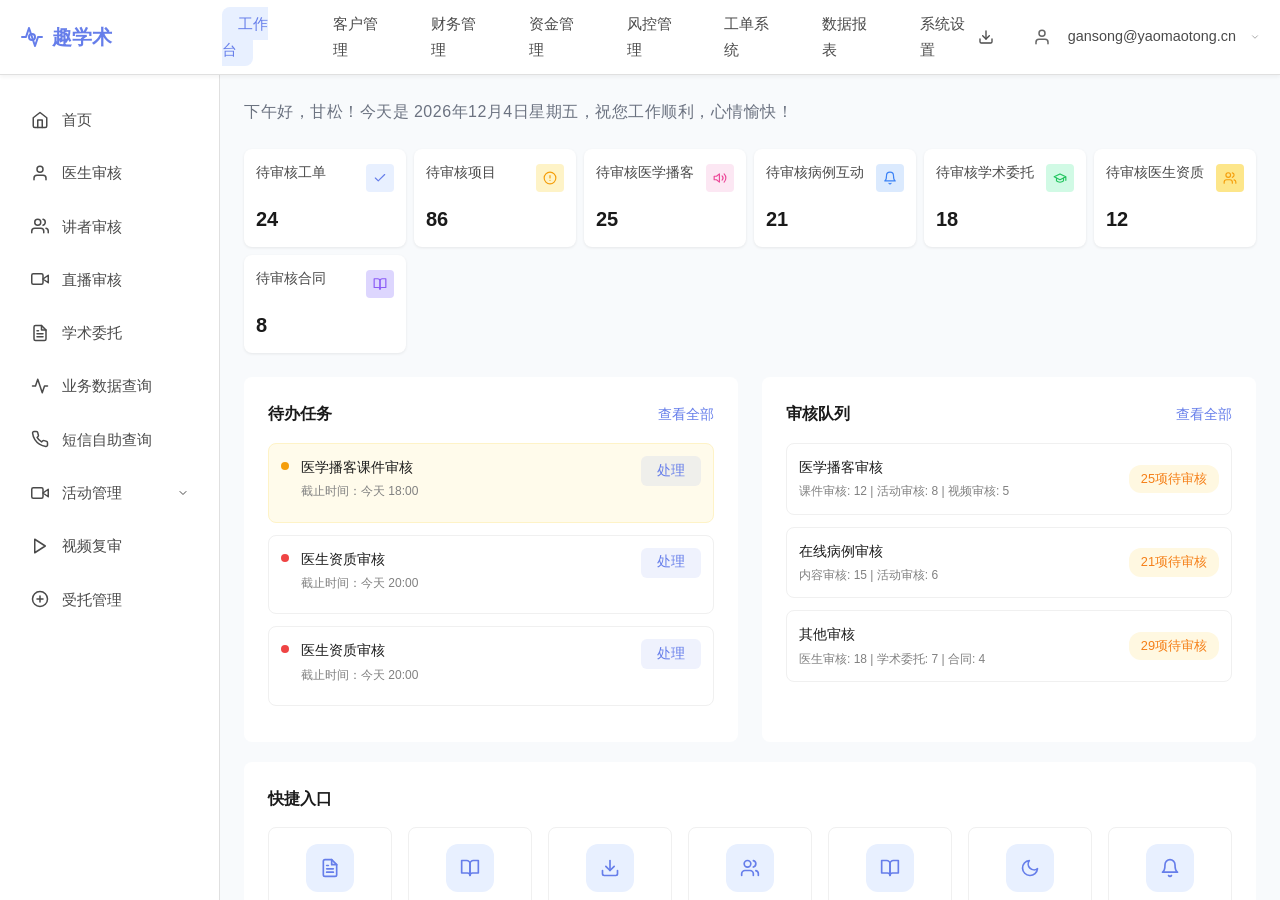
<file: html/index.html>
<!DOCTYPE html>
<html lang="zh-CN">
<head>
    <meta charset="UTF-8">
    <meta name="viewport" content="width=device-width, initial-scale=1.0">
    <title>系统入口 - 趣学术CRM</title>
    <link rel="stylesheet" href="../css/base.css">
</head>
<body>
    <!-- 组件加载脚本已移至navigation.js -->
    <script>
        // 确保DOM加载完成后执行初始化
        document.addEventListener('DOMContentLoaded', () => {
            // 页面加载完成后，选中首页菜单项
            setTimeout(() => {
                // 移除所有左侧菜单的激活状态
                const allSidebarNavItems = document.querySelectorAll('.sidebar-nav .nav-item');
                allSidebarNavItems.forEach(item => {
                    item.classList.remove('active');
                });
                
                // 选中首页菜单项
                const homeNavItem = document.querySelector('.sidebar-nav .nav-item:first-child');
                if (homeNavItem) {
                    homeNavItem.classList.add('active');
                }
            }, 200);
        });
    </script>

    <!-- 顶部导航栏占位符 -->
    <div id="header-placeholder"></div>

    <!-- 主体布局 -->
    <div class="main-container">
        <!-- 左侧侧边栏占位符 -->
        <div id="sidebar-placeholder"></div>

        <!-- 右侧主要内容区域 -->
        <main class="content-area">
            
            <!-- 问候语区域 -->
            <div class="greeting-section" style="margin-bottom: 24px;">
                <h1 style="font-size: 16px; font-weight: 400; margin: 0; letter-spacing: 0.5px; font-family: 'Segoe UI', Tahoma, Geneva, Verdana, sans-serif; color: #6b7280;">下午好，甘松！今天是 <span id="current-date"></span>，祝您工作顺利，心情愉快！</h1>
            </div>
            
            <script>
                // 显示当前日期和星期
                function updateDate() {
                    const now = new Date();
                    const options = {
                        year: 'numeric',
                        month: 'long',
                        day: 'numeric',
                        weekday: 'long'
                    };
                    document.getElementById('current-date').textContent = now.toLocaleDateString('zh-CN', options);
                }
                updateDate();
            </script>
            
            <!-- 统计卡片区域 -->
            <div class="stats-container" style="display: grid; grid-template-columns: repeat(auto-fit, minmax(160px, 1fr)); gap: 8px;">
                <!-- 待审核工单 -->
                <div class="stat-card" style="padding: 12px;">
                    <div style="display: flex; justify-content: space-between; align-items: center; margin-bottom: 8px;">
                        <h3 style="font-size: 14px;">待审核工单</h3>
                        <div style="width: 28px; height: 28px; background: #e8f0ff; border-radius: 4px; display: flex; align-items: center; justify-content: center;">
                            <svg width="14" height="14" viewBox="0 0 24 24" fill="none" stroke="#667eea" stroke-width="2" stroke-linecap="round" stroke-linejoin="round">
                                <path d="M20 6 9 17l-5-5"></path>
                            </svg>
                        </div>
                    </div>
                    <p class="stat-value" style="font-size: 20px; margin: 0;">24</p>
                </div>
                
                <!-- 待审核项目 -->
                <div class="stat-card" style="padding: 12px;">
                    <div style="display: flex; justify-content: space-between; align-items: center; margin-bottom: 8px;">
                        <h3 style="font-size: 14px;">待审核项目</h3>
                        <div style="width: 28px; height: 28px; background: #fef3c7; border-radius: 4px; display: flex; align-items: center; justify-content: center;">
                            <svg width="14" height="14" viewBox="0 0 24 24" fill="none" stroke="#f59e0b" stroke-width="2" stroke-linecap="round" stroke-linejoin="round">
                                <circle cx="12" cy="12" r="10"></circle>
                                <line x1="12" y1="8" x2="12" y2="12"></line>
                                <line x1="12" y1="16" x2="12.01" y2="16"></line>
                            </svg>
                        </div>
                    </div>
                    <p class="stat-value" style="font-size: 20px; margin: 0;">86</p>
                </div>
                
                <!-- 待审核医学播客 -->
                <div class="stat-card" style="padding: 12px;">
                    <div style="display: flex; justify-content: space-between; align-items: center; margin-bottom: 8px;">
                        <h3 style="font-size: 14px;">待审核医学播客</h3>
                        <div style="width: 28px; height: 28px; background: #fce7f3; border-radius: 4px; display: flex; align-items: center; justify-content: center;">
                            <svg width="14" height="14" viewBox="0 0 24 24" fill="none" stroke="#ec4899" stroke-width="2" stroke-linecap="round" stroke-linejoin="round">
                                <polygon points="11 5 6 9 2 9 2 15 6 15 11 19 11 5"></polygon>
                                <path d="M19.07 4.93a10 10 0 0 1 0 14.14M15.54 8.46a5 5 0 0 1 0 7.07"></path>
                            </svg>
                        </div>
                    </div>
                    <p class="stat-value" style="font-size: 20px; margin: 0;">25</p>
                </div>
                
                <!-- 待审核病例互动 -->
                <div class="stat-card" style="padding: 12px;">
                    <div style="display: flex; justify-content: space-between; align-items: center; margin-bottom: 8px;">
                        <h3 style="font-size: 14px;">待审核病例互动</h3>
                        <div style="width: 28px; height: 28px; background: #dbeafe; border-radius: 4px; display: flex; align-items: center; justify-content: center;">
                            <svg width="14" height="14" viewBox="0 0 24 24" fill="none" stroke="#3b82f6" stroke-width="2" stroke-linecap="round" stroke-linejoin="round">
                                <path d="M18 8A6 6 0 0 0 6 8c0 7-3 9-3 9h18s-3-2-3-9"></path>
                                <path d="M13.73 21a2 2 0 0 1-3.46 0"></path>
                            </svg>
                        </div>
                    </div>
                    <p class="stat-value" style="font-size: 20px; margin: 0;">21</p>
                </div>
                
                <!-- 待审核学术委托 -->
                <div class="stat-card" style="padding: 12px;">
                    <div style="display: flex; justify-content: space-between; align-items: center; margin-bottom: 8px;">
                        <h3 style="font-size: 14px;">待审核学术委托</h3>
                        <div style="width: 28px; height: 28px; background: #d1fae5; border-radius: 4px; display: flex; align-items: center; justify-content: center;">
                            <svg width="14" height="14" viewBox="0 0 24 24" fill="none" stroke="#22c55e" stroke-width="2" stroke-linecap="round" stroke-linejoin="round">
                                <path d="M22 10v6M2 10l10-5 10 5-10 5z"></path>
                                <path d="M6 12v5c3 3 9 3 12 0v-5"></path>
                            </svg>
                        </div>
                    </div>
                    <p class="stat-value" style="font-size: 20px; margin: 0;">18</p>
                </div>
                
                <!-- 待审核医生资质 -->
                <div class="stat-card" style="padding: 12px;">
                    <div style="display: flex; justify-content: space-between; align-items: center; margin-bottom: 8px;">
                        <h3 style="font-size: 14px;">待审核医生资质</h3>
                        <div style="width: 28px; height: 28px; background: #fde68a; border-radius: 4px; display: flex; align-items: center; justify-content: center;">
                            <svg width="14" height="14" viewBox="0 0 24 24" fill="none" stroke="#f59e0b" stroke-width="2" stroke-linecap="round" stroke-linejoin="round">
                                <path d="M16 21v-2a4 4 0 0 0-4-4H6a4 4 0 0 0-4 4v2"></path>
                                <circle cx="9" cy="7" r="4"></circle>
                                <path d="M22 21v-2a4 4 0 0 0-3-3.87"></path>
                                <path d="M16 3.13a4 4 0 0 1 0 7.75"></path>
                            </svg>
                        </div>
                    </div>
                    <p class="stat-value" style="font-size: 20px; margin: 0;">12</p>
                </div>
                
                <!-- 待审核合同 -->
                <div class="stat-card" style="padding: 12px;">
                    <div style="display: flex; justify-content: space-between; align-items: center; margin-bottom: 8px;">
                        <h3 style="font-size: 14px;">待审核合同</h3>
                        <div style="width: 28px; height: 28px; background: #ddd6fe; border-radius: 4px; display: flex; align-items: center; justify-content: center;">
                            <svg width="14" height="14" viewBox="0 0 24 24" fill="none" stroke="#8b5cf6" stroke-width="2" stroke-linecap="round" stroke-linejoin="round">
                                <path d="M2 3h6a4 4 0 0 1 4 4v14a3 3 0 0 0-3-3H2z"></path>
                                <path d="M22 3h-6a4 4 0 0 0-4 4v14a3 3 0 0 1 3-3h7z"></path>
                            </svg>
                        </div>
                    </div>
                    <p class="stat-value" style="font-size: 20px; margin: 0;">8</p>
                </div>
            </div>
            
            <!-- 待办任务和审核队列 -->
            <div style="display: grid; grid-template-columns: 1fr 1fr; gap: 24px; margin-bottom: 0;">
                <!-- 待办任务 -->
                <div class="white-content-container">
                    <div style="display: flex; justify-content: space-between; align-items: center; margin-bottom: 16px;">
                        <h2 style="font-size: 16px; font-weight: 600; color: var(--text-primary); margin: 0;">待办任务</h2>
                        <a href="#" style="font-size: 14px; color: var(--primary-color); text-decoration: none;">查看全部</a>
                    </div>
                    <div class="task-list">
                        <div class="task-item urgent">
                            <div style="width: 8px; height: 8px; background: #f59e0b; border-radius: 50%; margin-top: 6px; margin-right: 12px;"></div>
                            <div style="flex: 1;">
                                <h3 class="task-title">医学播客课件审核</h3>
                                <p class="task-meta">截止时间：今天 18:00</p>

                            </div>
                            <button class="action-btn view">处理</button>
                        </div>
                        <div class="task-item">
                            <div style="width: 8px; height: 8px; background: #ef4444; border-radius: 50%; margin-top: 6px; margin-right: 12px;"></div>
                            <div style="flex: 1;">
                                <h3 class="task-title">医生资质审核</h3>
                                <p class="task-meta">截止时间：今天 20:00</p>

                            </div>
                            <button class="action-btn view">处理</button>
                        </div>
                        <div class="task-item">
                            <div style="width: 8px; height: 8px; background: #ef4444; border-radius: 50%; margin-top: 6px; margin-right: 12px;"></div>
                            <div style="flex: 1;">
                                <h3 class="task-title">医生资质审核</h3>
                                <p class="task-meta">截止时间：今天 20:00</p>

                            </div>
                            <button class="action-btn view">处理</button>
                        </div>
                    </div>
                </div>
                
                <!-- 审核队列 -->
                <div class="white-content-container">
                    <div style="display: flex; justify-content: space-between; align-items: center; margin-bottom: 16px;">
                        <h2 style="font-size: 16px; font-weight: 600; color: var(--text-primary); margin: 0;">审核队列</h2>
                        <a href="#" style="font-size: 14px; color: var(--primary-color); text-decoration: none;">查看全部</a>
                    </div>
                    <div class="review-queue">
                        <div class="queue-item">
                            <div>
                                <h3>医学播客审核</h3>
                                <p>课件审核: 12 | 活动审核: 8 | 视频审核: 5</p>
                            </div>
                            <span class="status-tag pending">25项待审核</span>
                        </div>
                        <div class="queue-item">
                            <div>
                                <h3>在线病例审核</h3>
                                <p>内容审核: 15 | 活动审核: 6</p>
                            </div>
                            <span class="status-tag pending">21项待审核</span>
                        </div>
                        <div class="queue-item">
                            <div>
                                <h3>其他审核</h3>
                                <p>医生审核: 18 | 学术委托: 7 | 合同: 4</p>
                            </div>
                            <span class="status-tag pending">29项待审核</span>
                        </div>
                    </div>
                </div>
            </div>
            
            <!-- 快捷入口 -->
            <div class="white-content-container">
                <h2 style="font-size: 16px; font-weight: 600; color: var(--text-primary); margin-bottom: 16px;">快捷入口</h2>
                <div style="display: grid; grid-template-columns: repeat(auto-fit, minmax(120px, 1fr)); gap: 16px;">
                    <a href="#" class="quick-entry">
                        <div class="icon-container">
                            <svg width="20" height="20" viewBox="0 0 24 24" fill="none" stroke="currentColor" stroke-width="2" stroke-linecap="round" stroke-linejoin="round">
                                <path d="M14 2H6a2 2 0 0 0-2 2v16a2 2 0 0 0 2 2h12a2 2 0 0 0 2-2V8z"></path>
                                <polyline points="14 2 14 8 20 8"></polyline>
                                <line x1="16" y1="13" x2="8" y2="13"></line>
                                <line x1="16" y1="17" x2="8" y2="17"></line>
                                <polyline points="10 9 9 9 8 9"></polyline>
                            </svg>
                        </div>
                        <span>新建工单</span>
                    </a>
                    <a href="#" class="quick-entry">
                        <div class="icon-container">
                            <svg width="20" height="20" viewBox="0 0 24 24" fill="none" stroke="currentColor" stroke-width="2" stroke-linecap="round" stroke-linejoin="round">
                                <path d="M2 3h6a4 4 0 0 1 4 4v14a3 3 0 0 0-3-3H2z"></path>
                                <path d="M22 3h-6a4 4 0 0 0-4 4v14a3 3 0 0 1 3-3h7z"></path>
                            </svg>
                        </div>
                        <span>新建合同</span>
                    </a>
                    <a href="#" class="quick-entry">
                        <div class="icon-container">
                            <svg width="20" height="20" viewBox="0 0 24 24" fill="none" stroke="currentColor" stroke-width="2" stroke-linecap="round" stroke-linejoin="round">
                                <path d="M21 15v4a2 2 0 0 1-2 2H5a2 2 0 0 1-2-2v-4"></path>
                                <polyline points="7 10 12 15 17 10"></polyline>
                                <line x1="12" y1="15" x2="12" y2="3"></line>
                            </svg>
                        </div>
                        <span>新建发票</span>
                    </a>
                    <a href="#" class="quick-entry">
                        <div class="icon-container">
                            <svg width="20" height="20" viewBox="0 0 24 24" fill="none" stroke="currentColor" stroke-width="2" stroke-linecap="round" stroke-linejoin="round">
                                <path d="M16 21v-2a4 4 0 0 0-4-4H6a4 4 0 0 0-4 4v2"></path>
                                <circle cx="9" cy="7" r="4"></circle>
                                <path d="M22 21v-2a4 4 0 0 0-3-3.87"></path>
                                <path d="M16 3.13a4 4 0 0 1 0 7.75"></path>
                            </svg>
                        </div>
                        <span>医生审核</span>
                    </a>
                    <a href="#" class="quick-entry">
                        <div class="icon-container">
                            <svg width="20" height="20" viewBox="0 0 24 24" fill="none" stroke="currentColor" stroke-width="2" stroke-linecap="round" stroke-linejoin="round">
                                <path d="M2 3h6a4 4 0 0 1 4 4v14a3 3 0 0 0-3-3H2z"></path>
                                <path d="M22 3h-6a4 4 0 0 0-4 4v14a3 3 0 0 1 3-3h7z"></path>
                            </svg>
                        </div>
                        <span>学术委托审核</span>
                    </a>
                    <a href="#" class="quick-entry">
                        <div class="icon-container">
                            <svg width="20" height="20" viewBox="0 0 24 24" fill="none" stroke="currentColor" stroke-width="2" stroke-linecap="round" stroke-linejoin="round">
                                <path d="M21 12.79A9 9 0 1 1 11.21 3 7 7 0 0 0 21 12.79z"></path>
                            </svg>
                        </div>
                        <span>医学播客审核</span>
                    </a>
                    <a href="#" class="quick-entry">
                        <div class="icon-container">
                            <svg width="20" height="20" viewBox="0 0 24 24" fill="none" stroke="currentColor" stroke-width="2" stroke-linecap="round" stroke-linejoin="round">
                                <path d="M18 8A6 6 0 0 0 6 8c0 7-3 9-3 9h18s-3-2-3-9"></path>
                                <path d="M13.73 21a2 2 0 0 1-3.46 0"></path>
                            </svg>
                        </div>
                        <span>在线病例互动审核</span>
                    </a>
                    <a href="#" class="quick-entry">
                        <div class="icon-container">
                            <svg width="20" height="20" viewBox="0 0 24 24" fill="none" stroke="currentColor" stroke-width="2" stroke-linecap="round" stroke-linejoin="round">
                                <path d="M21 10c0 7-9 13-9 13s-9-6-9-13a9 9 0 0 1 18 0z"></path>
                                <circle cx="12" cy="10" r="3"></circle>
                            </svg>
                        </div>
                        <span>合规复审</span>
                    </a>
                </div>
            </div>
            
            <!-- 最近动态和风控预警 -->
            <div style="display: grid; grid-template-columns: 2fr 1fr; gap: 24px;">
                <!-- 最近动态 -->
                <div class="white-content-container">
                    <div style="display: flex; justify-content: space-between; align-items: center; margin-bottom: 16px;">
                        <h2 style="font-size: 16px; font-weight: 600; color: var(--text-primary); margin: 0;">最近动态</h2>
                        <a href="#" style="font-size: 14px; color: var(--primary-color); text-decoration: none;">查看全部</a>
                    </div>
                    <div class="activity-list">
                        <div class="activity-item">
                            <div class="activity-avatar" style="background: #d1fae5;">
                                <svg width="16" height="16" viewBox="0 0 24 24" fill="none" stroke="#22c55e" stroke-width="2" stroke-linecap="round" stroke-linejoin="round">
                                    <polyline points="20 6 9 17 4 12"></polyline>
                                </svg>
                            </div>
                            <div>
                                <p class="activity-content">医学播客课件 <strong>《心血管疾病预防》</strong> 审核通过</p>
                                <p class="activity-meta">10分钟前 · 审核人：张医生</p>
                            </div>
                        </div>
                        <div class="activity-item">
                            <div class="activity-avatar" style="background: #fee2e2;">
                                <svg width="16" height="16" viewBox="0 0 24 24" fill="none" stroke="#ef4444" stroke-width="2" stroke-linecap="round" stroke-linejoin="round">
                                    <line x1="18" y1="6" x2="6" y2="18"></line>
                                    <line x1="6" y1="6" x2="18" y2="18"></line>
                                </svg>
                            </div>
                            <div>
                                <p class="activity-content">在线病例内容 <strong>《糖尿病病例讨论》</strong> 审核拒绝</p>
                                <p class="activity-meta">35分钟前 · 审核人：李医生</p>
                            </div>
                        </div>
                        <div class="activity-item">
                            <div class="activity-avatar" style="background: #e0e7ff;">
                                <svg width="16" height="16" viewBox="0 0 24 24" fill="none" stroke="#3b82f6" stroke-width="2" stroke-linecap="round" stroke-linejoin="round">
                                    <path d="M22 11.08V12a10 10 0 1 1-5.93-9.14"></path>
                                    <polyline points="22 4 12 14.01 9 11.01"></polyline>
                                </svg>
                            </div>
                            <div>
                                <p class="activity-content">工单 <strong>#TK-2026</strong> 已处理完成</p>
                                <p class="activity-meta">1小时前 · 处理人：王客服</p>
                            </div>
                        </div>
                    </div>
                </div>
                
                <!-- 风控预警 -->
                <div class="white-content-container">
                    <div style="display: flex; justify-content: space-between; align-items: center; margin-bottom: 16px;">
                        <h2 style="font-size: 16px; font-weight: 600; color: var(--text-primary); margin: 0;">风控预警</h2>
                        <a href="#" style="font-size: 14px; color: var(--primary-color); text-decoration: none;">查看全部</a>
                    </div>
                    <div class="risk-alert">
                        <div class="alert-item" style="border: 1px solid #fee2e2; background: #fef2f2;">
                            <div style="display: flex; justify-content: space-between; align-items: flex-start; margin-bottom: 8px;">
                                <h3 style="color: #dc2626;">异常登录</h3>
                                <span class="alert-time">30分钟前</span>
                            </div>
                            <p>检测到来自未知IP的登录尝试，已暂时锁定账户</p>
                        </div>
                        <div class="alert-item" style="border: 1px solid #fef3c7; background: #fffbeb;">
                            <div style="display: flex; justify-content: space-between; align-items: flex-start; margin-bottom: 8px;">
                                <h3 style="color: #d97706;">审核超时</h3>
                                <span class="alert-time">2小时前</span>
                            </div>
                            <p>多个审核任务已超过预定处理时间，请及时处理</p>
                        </div>
                        <div class="alert-item" style="border: 1px solid #e0e7ff; background: #eff6ff;">
                            <div style="display: flex; justify-content: space-between; align-items: flex-start; margin-bottom: 8px;">
                                <h3 style="color: #2563eb;">数据异常</h3>
                                <span class="alert-time">4小时前</span>
                            </div>
                            <p>医学播客上传量突增，可能存在异常行为</p>
                        </div>
                    </div>
                </div>
            </div>
        </main>
    </div>

    <script src="../js/script.js"></script>
</body>
</html>
</file>
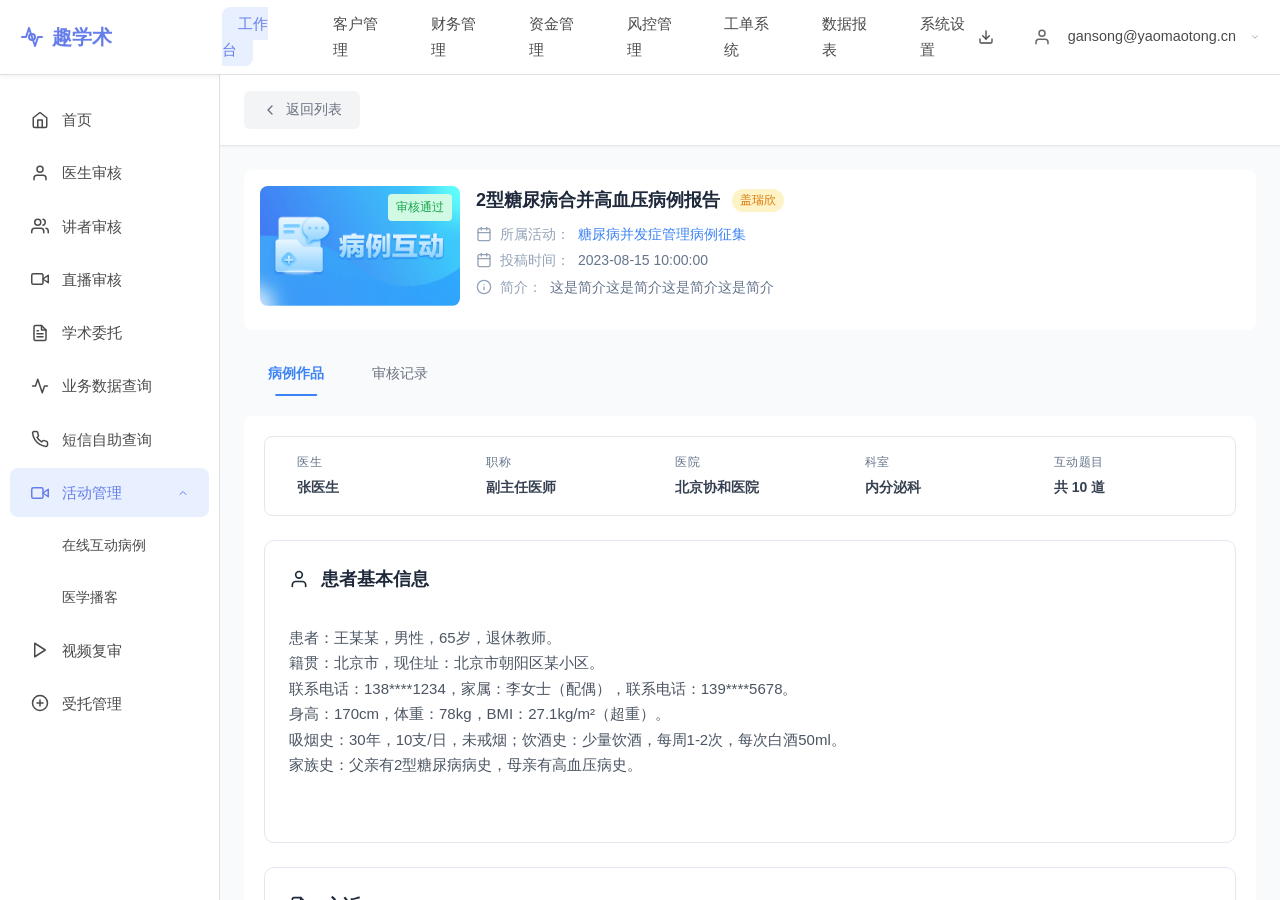
<file: html/case-review-detail.html>
<!DOCTYPE html>
<html lang="zh-CN">
<head>
    <meta charset="UTF-8">
    <meta name="viewport" content="width=device-width, initial-scale=1.0">
    <title>病例审核详情 - 趣学术CRM</title>
    <link rel="stylesheet" href="../css/base.css">
    <style>
        /* 全局样式优化 */
        * {
            box-sizing: border-box;
        }
        
        /* 固定顶部栏样式 */
        .fixed-header-bar {
            position: sticky;
            top: 0;
            left: 0;
            right: 0;
            background-color: white;
            border-bottom: 1px solid #e2e8f0;
            box-shadow: 0 1px 3px rgba(0, 0, 0, 0.05);
            z-index: 100;
            padding: 16px 24px;
            margin-bottom: 0;
        }
        
        .fixed-header-content {
            display: flex;
            justify-content: space-between;
            align-items: center;
            gap: 24px;
            width: 100%;
            box-sizing: border-box;
            max-width: 100%;
        }
        
        .fixed-header-content .header-left {
            display: flex;
            align-items: center;
            gap: 20px;
            flex-shrink: 0;
        }
        
        .fixed-header-content .header-right {
            display: flex;
            align-items: center;
            gap: 20px;
            flex-shrink: 0;
        }
        
        /* 返回按钮样式 */
        .back-btn {
            display: flex;
            align-items: center;
            gap: 8px;
            padding: 10px 18px;
            background-color: #f3f4f6;
            color: #6b7280;
            border: none;
            border-radius: 6px;
            cursor: pointer;
            font-size: 14px;
            font-weight: 500;
            transition: all 0.3s ease;
            text-decoration: none;
        }
        
        .back-btn:hover {
            background-color: #e5e7eb;
            transform: translateY(-1px);
            box-shadow: 0 2px 4px rgba(0, 0, 0, 0.1);
            color: #374151;
        }
        
        /* 审核按钮组样式 */
        .approval-actions {
            display: flex;
            gap: 16px;
        }
        
        .approval-actions .btn-success {
            display: inline-flex;
            align-items: center;
            gap: 8px;
            font-size: 14px;
            padding: 10px 18px;
            background-color: #e6f7ee;
            color: #22c55e;
            border: none;
            border-radius: 6px;
            cursor: pointer;
            transition: all 0.3s ease;
            font-weight: 500;
        }
        
        .approval-actions .btn-success:hover {
            background-color: #d1fae5;
            color: #16a34a;
            transform: translateY(-1px);
            box-shadow: 0 2px 4px rgba(0, 0, 0, 0.1);
        }
        
        .approval-actions .btn-danger {
            display: inline-flex;
            align-items: center;
            gap: 8px;
            font-size: 14px;
            padding: 10px 18px;
            background-color: #fee2e2;
            color: #ef4444;
            border: none;
            border-radius: 6px;
            cursor: pointer;
            transition: all 0.3s ease;
            font-weight: 500;
        }
        
        .approval-actions .btn-danger:hover {
            background-color: #fecaca;
            color: #dc2626;
            transform: translateY(-1px);
            box-shadow: 0 2px 4px rgba(0, 0, 0, 0.1);
        }
        
        /* 内容分区样式 */
        .content-section {
            margin-bottom: 24px;
            background-color: white;
            padding: 24px;
            border: 1px solid #e2e8f0;
            border-radius: 10px;
            transition: all 0.3s ease;
        }
        
        .content-section:hover {
            /* 移除悬停阴影效果 */
        }
        
        /* 活动信息区域 */
        .activity-info {
            background-color: white;
            border-radius: 8px;
        }
        
        .activity-info-content {
            position: relative;
            z-index: 1;
        }
        
        .activity-header {
            display: flex;
            justify-content: space-between;
            align-items: center;
            margin-bottom: 20px;
            padding-bottom: 16px;
        }
        
        .activity-title {
            font-size: 20px;
            font-weight: 600;
            color: #1e293b;
            margin: 0;
        }
        
        .activity-badge {
            padding: 6px 12px;
            background-color: #e6f7ee;
            color: #16a34a;
            border-radius: 16px;
            font-size: 12px;
            font-weight: 600;
        }
        
        .activity-date {
            font-size: 14px;
            color: #64748b;
            margin-bottom: 20px;
        }
        
        .activity-meta {
            display: grid;
            grid-template-columns: repeat(auto-fit, minmax(200px, 1fr));
            gap: 16px;
            margin-bottom: 24px;
            padding: 16px;
            background-color: #f8fafc;
            border-radius: 6px;
        }
        
        .activity-meta-item {
            display: flex;
            flex-direction: column;
            gap: 4px;
        }
        
        .activity-meta-label {
            font-size: 12px;
            font-weight: 500;
            color: #64748b;
            text-transform: uppercase;
            letter-spacing: 0.5px;
        }
        
        .activity-meta-value {
            font-size: 14px;
            font-weight: 600;
            color: #374151;
        }
        
        /* 活动内容区块样式 */
        .activity-section {
            margin-bottom: 24px;
            padding: 20px;
            border-radius: 6px;
            background-color: #f8fafc;
        }
        
        .activity-section h3 {
            font-size: 16px;
            font-weight: 600;
            color: #374151;
            margin: 0 0 16px 0;
            display: flex;
            align-items: center;
            gap: 8px;
        }
        
        .activity-section h3::before {
            content: '';
            width: 4px;
            height: 16px;
            background-color: #3b82f6;
            border-radius: 2px;
        }
        
        .activity-description {
            line-height: 1.6;
            color: #4b5563;
            font-size: 14px;
            margin: 0;
        }
        
        .activity-section ul {
            margin: 0;
            padding-left: 20px;
            color: #4b5563;
            font-size: 14px;
        }
        
        .activity-section li {
            margin-bottom: 8px;
            line-height: 1.5;
        }
        
        .activity-section li strong {
            color: #374151;
        }
        
        .activity-section p {
            line-height: 1.6;
            color: #4b5563;
            font-size: 14px;
            margin: 0;
            font-weight: 500;
        }
        
        /* 病例信息样式 */
        .case-header {
            border-bottom: none;
            padding-bottom: 20px;
            margin-bottom: 24px;
        }
        
        .case-id {
            font-size: 14px;
            color: #64748b;
            margin-bottom: 12px;
        }
        
        .case-title {
            font-size: 20px;
            font-weight: 600;
            color: #1e293b;
            margin: 0;
            line-height: 1.3;
        }
        
        .case-meta {
            display: flex;
            gap: 32px;
            flex-wrap: wrap;
            padding: 16px;
            background-color: #f8fafc;
            border-radius: 8px;
            margin-top: 16px;
        }
        
        .activity-cover {
            width: 200px;
            height: 120px;
            background-color: #f0f2f5;
            border-radius: 8px;
            object-fit: cover;
        }

        .meta-item {
            display: flex;
            align-items: center;
            gap: 8px;
            font-size: 14px;
        }
        
        .meta-label {
            color: #64748b;
            font-weight: 500;
        }
        
        .meta-value {
            color: #374151;
            font-weight: 500;
        }
        
        .status-badge {
            padding: 6px 16px;
            border-radius: 16px;
            font-size: 12px;
            font-weight: 600;
        }
        
        .status-badge.submitted {
            background-color: #fef3c7;
            color: #d97706;
        }
        
        .status-badge.active {
            background-color: #dbeafe;
            color: #2563eb;
        }
        
        /* 病例内容样式 */
        .case-section {
            margin-bottom: 40px;
        }
        
        .section-title {
            font-size: 20px;
            font-weight: 600;
            color: #1e293b;
            margin-bottom: 20px;
            padding-bottom: 12px;
            border-bottom: none;
            display: flex;
            align-items: center;
            gap: 12px;
        }
        
        .section-title::before {
            display: none;
        }
        
        .section-subtitle {
            font-size: 16px;
            font-weight: 600;
            color: #374151;
            margin-bottom: 16px;
            margin-top: 32px;
            display: flex;
            align-items: center;
            gap: 8px;
        }
        
        .section-subtitle::before {
            content: '';
            width: 8px;
            height: 8px;
            background-color: #6366f1;
            border-radius: 50%;
        }
        
        .case-content {
            line-height: 1.7;
            color: #4b5563;
            font-size: 15px;
        }
        
        .case-content p {
            margin-bottom: 16px;
        }
        
        .case-content ul {
            margin-bottom: 20px;
            padding-left: 28px;
        }
        
        .case-content li {
            margin-bottom: 10px;
        }
        
        /* 表格样式 */
        .info-table {
            width: 100%;
            border-collapse: collapse;
            margin-bottom: 24px;
            font-size: 14px;
            background-color: white;
            border-radius: 8px;
            overflow: hidden;
        }
        
        .info-table th {
            background-color: #f8fafc;
            padding: 14px 16px;
            text-align: left;
            border-bottom: 1px solid #e2e8f0;
            font-weight: 600;
            color: #374151;
        }
        
        .info-table td {
            padding: 14px 16px;
            border-bottom: 1px solid #e2e8f0;
            color: #4b5563;
        }
        
        .info-table tr:last-child td {
            border-bottom: none;
        }
        
        /* 图片区域 */
        .image-section {
            margin: 24px 0;
        }
        
        .image-grid {
            display: grid;
            grid-template-columns: repeat(auto-fit, minmax(240px, 1fr));
            gap: 20px;
            margin-top: 16px;
        }
        
        .image-item {
            border: 1px solid #e2e8f0;
            border-radius: 8px;
            overflow: hidden;
            transition: all 0.3s ease;
            box-shadow: 0 1px 3px rgba(0, 0, 0, 0.05);
        }
        
        .image-item:hover {
            transform: translateY(-2px);
            box-shadow: 0 4px 6px rgba(0, 0, 0, 0.1);
        }
        
        .image-item img {
            width: 100%;
            height: 180px;
            object-fit: cover;
            transition: transform 0.3s ease;
        }
        
        .image-item:hover img {
            transform: scale(1.02);
        }
        
        /* 审核操作区域 */
        .review-section {
            background-color: white;
            padding: 28px;
            border-radius: 10px;
            margin-top: 40px;
        }
        
        .review-title {
            font-size: 20px;
            font-weight: 600;
            color: #1e293b;
            margin-bottom: 24px;
            display: flex;
            align-items: center;
            gap: 12px;
        }
        
        .review-title::before {
            content: '';
            width: 4px;
            height: 20px;
            background-color: #ec4899;
            border-radius: 4px;
        }
        
        .review-form {
            display: flex;
            flex-direction: column;
            gap: 20px;
        }
        
        .form-group {
            display: flex;
            flex-direction: column;
            gap: 10px;
        }
        
        .form-label {
            font-size: 15px;
            font-weight: 500;
            color: #374151;
        }
        
        .form-textarea {
            width: 100%;
            min-height: 150px;
            padding: 16px;
            border: 1px solid #d1d5db;
            border-radius: 8px;
            font-size: 15px;
            resize: vertical;
            font-family: inherit;
            transition: all 0.3s ease;
        }
        
        .form-textarea:focus {
            outline: none;
            border-color: #3b82f6;
            box-shadow: 0 0 0 3px rgba(59, 130, 246, 0.1);
        }
        
        .review-actions {
            display: flex;
            justify-content: flex-end;
            gap: 16px;
            margin-top: 32px;
            padding-top: 24px;
            border-top: 1px solid #e2e8f0;
        }
        
        .btn {
            padding: 12px 24px;
            border: none;
            border-radius: 8px;
            font-size: 14px;
            font-weight: 600;
            cursor: pointer;
            transition: all 0.3s ease;
            display: inline-flex;
            align-items: center;
            gap: 8px;
        }
        
        .btn-secondary {
            background-color: #f3f4f6;
            color: #6b7280;
        }
        
        .btn-secondary:hover {
            background-color: #e5e7eb;
            transform: translateY(-1px);
            box-shadow: 0 2px 4px rgba(0, 0, 0, 0.1);
        }
        
        .btn-danger {
            background-color: #fee2e2;
            color: #ef4444;
        }
        
        .btn-danger:hover {
            background-color: #fecaca;
            transform: translateY(-1px);
            box-shadow: 0 2px 4px rgba(0, 0, 0, 0.1);
        }
        
        .btn-success {
            background-color: #d1fae5;
            color: #16a34a;
        }
        
        .btn-success:hover {
            background-color: #bbf7d0;
            transform: translateY(-1px);
            box-shadow: 0 2px 4px rgba(0, 0, 0, 0.1);
        }
        
        /* 自我评语样式 */
        .self-comment {
            background-color: #f0fdf4;
            padding: 24px;
            border-radius: 10px;
            border-left: 4px solid #10b981;
            margin-top: 24px;
            box-shadow: 0 1px 3px rgba(0, 0, 0, 0.05);
        }
        
        .self-comment p {
            line-height: 1.7;
            color: #166534;
            font-size: 15px;
            margin: 0;
        }
        
        /* 互动题目区域样式 */
        .interaction-questions {
            background-color: #f8fafc;
            border: 1px solid #e2e8f0;
            border-radius: 8px;
            padding: 20px;
            margin-top: 20px;
        }
        
        .interaction-questions h3 {
            font-size: 16px;
            font-weight: 600;
            color: #1e293b;
            margin: 0 0 16px 0;
            display: flex;
            align-items: center;
            gap: 8px;
        }
        
        .interaction-questions h3::before {
            content: "";
            font-size: 18px;
        }
        
        .question-item {
            background-color: white;
            border: 1px solid #e2e8f0;
            border-radius: 6px;
            padding: 16px;
            margin-bottom: 12px;
        }
        
        .question-item:last-child {
            margin-bottom: 0;
        }
        
        .question-title {
            font-size: 14px;
            font-weight: 500;
            color: #374151;
            margin: 0 0 12px 0;
        }
        
        .question-options {
            margin: 0;
            padding: 0;
            list-style: none;
        }
        
        .question-options li {
            margin-bottom: 8px;
            display: flex;
            align-items: flex-start;
            gap: 8px;
        }
        
        .question-options li:last-child {
            margin-bottom: 0;
        }
        
        .option-label {
            font-size: 14px;
            color: #4b5563;
            line-height: 1.5;
        }
        
        .correct-answer {
            color: #10b981;
            font-weight: 500;
        }
        
        .answer-explanation {
            margin-top: 12px;
            padding: 12px;
            background-color: #f0fdf4;
            border-radius: 4px;
            font-size: 13px;
            color: #166534;
            line-height: 1.5;
        }
        
        /* 响应式设计 */
        @media (max-width: 768px) {
            .fixed-header-content {
                flex-direction: column;
                align-items: flex-start;
                gap: 16px;
            }
            
            .approval-actions {
                width: 100%;
                justify-content: space-between;
            }
            
            .case-meta {
                flex-direction: column;
                align-items: flex-start;
                gap: 12px;
                padding: 12px;
            }
            
            .case-title {
                font-size: 24px;
            }
            
            .review-actions {
                flex-direction: column;
            }
            
            .review-actions .btn {
                width: 100%;
                text-align: center;
                justify-content: center;
            }
            
            .content-section {
                padding: 16px;
            }
            
            .review-section {
                padding: 20px;
            }
            
            .image-grid {
                grid-template-columns: 1fr;
            }
        }
        
        /* Tab容器样式 */
        .tab-container {
            background-color: white;
            border-radius: 8px;
            padding: 20px;
            margin-bottom: 20px;
        }
        
        /* Tab内容样式 */
        .tab-content {
            display: none;
            animation: fadeIn 0.3s ease forwards;
        }
        
        .tab-content.active {
            display: block;
        }
        
        /* Tab样式 */
        .content-tabs {
            display: flex;
            background-color: transparent;
            border-bottom: none;
            margin-bottom: 20px;
        }
        
        .tab-item {
            padding: 12px 24px;
            cursor: pointer;
            font-size: 14px;
            font-weight: 500;
            color: #6b7280;
            position: relative;
            transition: all 0.3s ease;
        }
        
        .tab-item:hover {
            color: #3b82f6;
        }
        
        .tab-item.active {
            color: #3b82f6;
            font-weight: 600;
        }
        
        .tab-item.active::after {
            content: '';
            position: absolute;
            bottom: 0;
            left: 50%;
            transform: translateX(-50%);
            width: 40%;
            height: 2px;
            background-color: #3b82f6;
            border-radius: 2px;
        }
        
        /* 动画效果 */
        @keyframes fadeIn {
            from {
                opacity: 0;
                transform: translateY(10px);
            }
            to {
                opacity: 1;
                transform: translateY(0);
            }
        }
        
        .content-section {
            animation: fadeIn 0.5s ease forwards;
        }
        
        .case-section {
            animation: fadeIn 0.6s ease forwards;
        }
        
        .review-section {
            animation: fadeIn 0.7s ease forwards;
        }
    </style>
</head>
<body>
    <!-- 顶部导航栏占位符 -->
    <div id="header-placeholder"></div>

    <!-- 主体布局 -->
    <div class="main-container">
        <!-- 左侧侧边栏占位符 -->
        <div id="sidebar-placeholder"></div>

        <!-- 右侧内容区域，包含固定顶部栏和主要内容 -->
        <div class="right-content">
            <!-- 固定顶部栏，包含返回按钮、状态和审核按钮 -->
            <div class="fixed-header-bar">
                <div class="fixed-header-content">
                    <div class="header-left">
                        <button class="back-btn" onclick="goBackToList()">
                            <svg width="16" height="16" viewBox="0 0 24 24" fill="none" stroke="currentColor" stroke-width="2" stroke-linecap="round" stroke-linejoin="round">
                                <polyline points="15 18 9 12 15 6"></polyline>
                            </svg>
                            返回列表
                        </button>
                    </div>
                </div>
            </div>
            
            <!-- 主要内容区域 -->
        <main class="content-area" style="background-color: #f8fafc;">
            <!-- 病例详情容器 -->
            <div class="detail-container">
                <!-- 病例头部 -->
                <div class="detail-header">
                    <div class="header-top" style="display: flex; align-items: flex-start; gap: 16px; padding: 16px; background-color: #ffffff; border-radius: 8px;">
                        <div style="position: relative;">
                            <img src="../img/bingli_cover.165cb6cd.png" alt="病例封面" class="activity-cover">
                            <span class="status-badge submitted" style="position: absolute; top: 8px; right: 8px; background-color: #d1fae5; color: #16a34a; padding: 4px 8px; border-radius: 4px; font-size: 12px; font-weight: 500;">审核通过</span>
                        </div>
                        <div style="flex: 1; min-width: 0;">
                            <div style="display: flex; align-items: center; gap: 12px; margin-bottom: 8px;">
                                <h1 class="activity-title" style="font-size: 18px; font-weight: 600; color: #1e293b; margin: 0; white-space: nowrap; overflow: hidden; text-overflow: ellipsis;">2型糖尿病合并高血压病例报告</h1>
                                <span style="background-color: #fef3c7; color: #d97706; padding: 2px 8px; border-radius: 12px; font-size: 12px; font-weight: 500;">盖瑞欣</span>
                            </div>
                            <div style="display: flex; flex-direction: column; gap: 4px; font-size: 14px; color: #64748b;">
                                <div style="display: flex; align-items: center; gap: 8px;">
                                    <svg xmlns="http://www.w3.org/2000/svg" width="16" height="16" viewBox="0 0 24 24" fill="none" stroke="currentColor" stroke-width="2" stroke-linecap="round" stroke-linejoin="round" style="color: #94a3b8;">
                                        <rect x="3" y="4" width="18" height="18" rx="2" ry="2"></rect>
                                        <line x1="16" y1="2" x2="16" y2="6"></line>
                                        <line x1="8" y1="2" x2="8" y2="6"></line>
                                        <line x1="3" y1="10" x2="21" y2="10"></line>
                                    </svg>
                                    <span style="color: #94a3b8;">所属活动：</span>
                                    <span style="color: #3b82f6;">糖尿病并发症管理病例征集</span>
                                </div>
                                <div style="display: flex; align-items: center; gap: 8px;">
                                    <svg xmlns="http://www.w3.org/2000/svg" width="16" height="16" viewBox="0 0 24 24" fill="none" stroke="currentColor" stroke-width="2" stroke-linecap="round" stroke-linejoin="round" style="color: #94a3b8;">
                                        <rect x="3" y="4" width="18" height="18" rx="2" ry="2"></rect>
                                        <line x1="16" y1="2" x2="16" y2="6"></line>
                                        <line x1="8" y1="2" x2="8" y2="6"></line>
                                        <line x1="3" y1="10" x2="21" y2="10"></line>
                                    </svg>
                                    <span style="color: #94a3b8;">投稿时间：</span>
                                    <span>2023-08-15 10:00:00</span>
                                </div>
                                <div style="display: flex; align-items: center; gap: 8px;">
                                    <svg xmlns="http://www.w3.org/2000/svg" width="16" height="16" viewBox="0 0 24 24" fill="none" stroke="currentColor" stroke-width="2" stroke-linecap="round" stroke-linejoin="round" style="color: #94a3b8;">
                                        <circle cx="12" cy="12" r="10"></circle>
                                        <line x1="12" y1="16" x2="12" y2="12"></line>
                                        <line x1="12" y1="8" x2="12.01" y2="8"></line>
                                    </svg>
                                    <span style="color: #94a3b8;">简介：</span>
                                    <span style="overflow: hidden; text-overflow: ellipsis; white-space: nowrap;">这是简介这是简介这是简介这是简介</span>
                                </div>
                            </div>
                        </div>
                    </div>
                </div>
                
                <!-- Tab导航 -->
                <div class="content-tabs" style="margin-top: 20px;">
                    <div class="tab-item active" data-tab="case-work">病例作品</div>


                    <div class="tab-item" data-tab="review-history">审核记录</div>
                </div>
                
                <!-- Tab容器 -->
                <div class="tab-container">
                    <!-- Tab内容 -->
                    <div class="tab-content active" id="content-case-work">
                        
                        <div class="activity-meta activity-meta-detail" style="display: flex; gap: 24px; background-color: white; padding: 16px; border-radius: 8px; border: 1px solid #e5e7eb;">
                            <div class="activity-meta-item" style="flex: 1; min-width: 120px; padding-left: 16px;">
                                <span class="activity-meta-label">医生</span>
                                <span class="activity-meta-value">张医生</span>
                            </div>
                            <div class="activity-meta-item" style="flex: 1; min-width: 120px;">
                                <span class="activity-meta-label">职称</span>
                                <span class="activity-meta-value">副主任医师</span>
                            </div>
                            <div class="activity-meta-item" style="flex: 1; min-width: 120px;">
                                <span class="activity-meta-label">医院</span>
                                <span class="activity-meta-value">北京协和医院</span>
                            </div>
                            <div class="activity-meta-item" style="flex: 1; min-width: 120px;">
                                <span class="activity-meta-label">科室</span>
                                <span class="activity-meta-value">内分泌科</span>
                            </div>
                            <div class="activity-meta-item" style="flex: 1; min-width: 120px;">
                                <span class="activity-meta-label">互动题目</span>
                                <span class="activity-meta-value">共 10 道</span>
                            </div>
                        </div>

                        <!-- 患者基本信息 -->
                        <div class="content-section">
                            <div class="case-section">
                                <h2 class="section-title" style="border-left: none; text-decoration: none; font-size: 1.1rem; padding-left: 0; margin-left: 0; text-align: left;"><svg xmlns="http://www.w3.org/2000/svg" width="20" height="20" viewBox="0 0 24 24" fill="none" stroke="currentColor" stroke-width="2" stroke-linecap="round" stroke-linejoin="round" style="margin-right: 0px; vertical-align: -2px;"><path d="M20 21v-2a4 4 0 0 0-4-4H8a4 4 0 0 0-4 4v2"></path><circle cx="12" cy="7" r="4"></circle></svg>患者基本信息</h2>
                                <div style="margin-top: 4px;">
                                    <p class="case-content">患者：王某某，男性，65岁，退休教师。</p>
                                    <p class="case-content">籍贯：北京市，现住址：北京市朝阳区某小区。</p>
                                    <p class="case-content">联系电话：138****1234，家属：李女士（配偶），联系电话：139****5678。</p>
                                    <p class="case-content">身高：170cm，体重：78kg，BMI：27.1kg/m²（超重）。</p>
                                    <p class="case-content">吸烟史：30年，10支/日，未戒烟；饮酒史：少量饮酒，每周1-2次，每次白酒50ml。</p>
                                    <p class="case-content">家族史：父亲有2型糖尿病病史，母亲有高血压病史。</p>
                                </div>
                            </div>
                        </div>
                        
                        <!-- 主诉 -->
                        <div class="content-section">
                            <div class="case-section">
                                <h2 class="section-title" style="border-left: none; text-decoration: none; font-size: 1.1rem; padding-left: 0; margin-left: 0; text-align: left;"><svg xmlns="http://www.w3.org/2000/svg" width="20" height="20" viewBox="0 0 24 24" fill="none" stroke="currentColor" stroke-width="2" stroke-linecap="round" stroke-linejoin="round" style="margin-right: 4px; vertical-align: -2px;"><path d="M14 2H6a2 2 0 0 0-2 2v16a2 2 0 0 0 2 2h12a2 2 0 0 0 2-2V8z"></path><polyline points="14 2 14 8 20 8"></polyline><line x1="16" y1="13" x2="8" y2="13"></line><line x1="16" y1="17" x2="8" y2="17"></line><polyline points="10 9 9 9 8 9"></polyline></svg>主诉</h2>
                                <div style="margin-top: 16px;">
                                    <p class="case-content">发现血糖升高12年，乏力、口干2周，加重伴视物模糊3天。</p>
                                </div>
                            </div>
                        </div>

                        <!-- 互动题目 -->
                        <div class="content-section">
                                    <p class="question-title" style="font-size: 16px; font-weight: 600; color: #111827; margin-bottom: 16px; line-height: 1.5;">
                                        <span style="background: linear-gradient(90deg, #3b82f6 0%, #60a5fa 100%); -webkit-background-clip: text; -webkit-text-fill-color: transparent; background-clip: text; font-weight: 700; margin-right: 8px;">互动题目</span>
                                        根据检查结果，哪些指标提示患者病情较重？
                                        <span style="background-color: #f3f4f6; color: #6b7280; font-size: 12px; font-weight: 500; padding: 2px 8px; border-radius: 12px; margin-left: 8px;">多选</span>
                                    </p>
                                    <ul class="question-options" style="list-style: none; padding: 0; margin: 0;">
                                        <li style="margin-bottom: 8px;">
                                            <span class="option-label" style="display: block; padding: 12px 16px; background-color: white; border: 1px solid #e5e7eb; border-radius: 4px; cursor: pointer; transition: all 0.2s ease; color: #111827;">A. 白细胞计数15.6×10^9/L</span>
                                        </li>
                                        <li style="margin-bottom: 8px;">
                                            <span class="option-label" style="display: block; padding: 12px 16px; background-color: white; border: 1px solid #e5e7eb; border-radius: 4px; cursor: pointer; transition: all 0.2s ease; color: #111827;">B. C反应蛋白120mg/L</span>
                                        </li>
                                        <li style="margin-bottom: 8px;">
                                            <span class="option-label" style="display: block; padding: 12px 16px; background-color: white; border: 1px solid #e5e7eb; border-radius: 4px; cursor: pointer; transition: all 0.2s ease; color: #111827;">C. 胸部CT显示双肺多发斑片状阴影，部分融合</span>
                                        </li>
                                        <li style="margin-bottom: 8px;">
                                            <span class="option-label correct-answer" style="display: block; padding: 12px 16px; background-color: white; border: 1px solid #e5e7eb; border-radius: 4px; cursor: pointer; transition: all 0.2s ease; color: #111827;">D. 血气分析PaO2：65mmHg（吸氧2L/min）</span>
                                        </li>
                                    </ul>
                        </div>

                        <!-- 问诊 -->
                        <div class="content-section">
                            <div class="case-section">
                                <h2 class="section-title" style="border-left: none; text-decoration: none; font-size: 1.1rem; padding-left: 0; margin-left: 0; text-align: left;"><svg xmlns="http://www.w3.org/2000/svg" width="20" height="20" viewBox="0 0 24 24" fill="none" stroke="currentColor" stroke-width="2" stroke-linecap="round" stroke-linejoin="round" style="margin-right: 0px; vertical-align: -2px;"><circle cx="12" cy="12" r="10"></circle><path d="M8 15h8"></path><path d="M8 12h8"></path><path d="M8 9h6"></path></svg>问诊</h2>
                                
                                <h3 class="section-subtitle">现病史</h3>
                                <p class="case-content">患者12年前体检时发现空腹血糖升高（具体数值不详），无明显"三多一少"症状，诊断为"2型糖尿病"，初始服用二甲双胍0.5g bid治疗，血糖控制尚可。5年前因血糖控制不佳，加用格列美脲2mg qd联合治疗。2年前开始使用预混胰岛素（门冬胰岛素30）早18U、晚16U皮下注射，空腹血糖控制在7-8mmol/L，餐后2小时血糖10-12mmol/L。</p>
                                <p class="case-content">2周前患者无明显诱因出现乏力、口干，未予重视。3天前上述症状加重，伴视物模糊，自测空腹血糖13.5mmol/L，餐后2小时血糖19.2mmol/L，为进一步调整治疗方案就诊。</p>
                                <p class="case-content">发病以来，患者精神欠佳，食欲正常，睡眠尚可，大便正常，小便次数增多，夜尿2-3次/晚，近1个月体重下降约2kg。</p>

                                <h3 class="section-subtitle">既往史</h3>
                                <p class="case-content">高血压病史15年，最高血压170/105mmHg，目前服用缬沙坦氨氯地平片（80mg/5mg）qd治疗，血压控制在135/85mmHg左右。</p>
                                <p class="case-content">高脂血症病史10年，服用阿托伐他汀钙片20mg qn治疗，血脂控制达标。</p>
                                <p class="case-content">否认冠心病、脑血管病病史，否认肝炎、结核等传染病史，否认手术、外伤史，否认输血史，否认食物、药物过敏史。</p>

                                <h3 class="section-subtitle">个人史</h3>
                                <p class="case-content">吸烟史30年，10支/日，未戒烟；饮酒史：少量饮酒，每周1-2次，每次白酒50ml。</p>
                                <p class="case-content">否认毒物、放射性物质接触史，否认冶游史。</p>
                                <p class="case-content">已婚，育有1女，配偶及子女体健。</p>

                                <h3 class="section-subtitle">家族史</h3>
                                <p class="case-content">父亲有2型糖尿病病史，母亲有高血压病史。</p>
                                <p class="case-content">否认其他家族遗传性疾病史。</p>
                            </div>
                        </div>

                        <!-- 查体 -->
                        <div class="content-section">
                            <div class="case-section">
                                <h2 class="section-title" style="border-left: none; text-decoration: none; font-size: 1.1rem; padding-left: 0; margin-left: 0; text-align: left;"><svg xmlns="http://www.w3.org/2000/svg" width="20" height="20" viewBox="0 0 24 24" fill="none" stroke="currentColor" stroke-width="2" stroke-linecap="round" stroke-linejoin="round" style="margin-right: 0px; vertical-align: -2px;"><path d="M19 14c1.49-1.46 3-3.21 3-5.5A5.5 5.5 0 0 0 16.5 3c-1.76 0-3 .5-4.5 2-1.5-1.5-2.74-2-4.5-2A5.5 5.5 0 0 0 2 8.5c0 2.3 1.5 4.05 3 5.5l7 7Z"></path></svg>查体</h2>
                                <p class="case-content">体温：36.5℃，脉搏：78次/分，呼吸：18次/分，血压：140/88mmHg，体重：78kg，身高：170cm，BMI：27.1kg/m²（超重）。</p>
                                <p class="case-content">一般情况：神志清楚，精神欠佳，营养中等，自动体位，查体合作。</p>
                                <p class="case-content">皮肤黏膜：全身皮肤黏膜无黄染，无皮疹，无出血点，双侧胫前皮肤可见轻度色素沉着，无破溃。</p>
                                <p class="case-content">头部五官：头颅无畸形，眼睑无浮肿，结膜无充血，巩膜无黄染，双侧瞳孔等大等圆，直径约3mm，对光反射灵敏。双侧晶状体轻度混浊。口唇无紫绀，伸舌居中。</p>
                                <p class="case-content">颈部：颈软，无抵抗，颈静脉无怒张，甲状腺不大，未触及结节。</p>
                                <p class="case-content">胸部：胸廓对称，双侧呼吸运动对称，双肺叩诊呈清音，双肺呼吸音清，未闻及干湿啰音。</p>
                                <p class="case-content">心脏：心前区无隆起，心尖搏动位于左侧第5肋间锁骨中线内侧0.5cm处，无震颤，心率78次/分，律齐，各瓣膜听诊区未闻及杂音。</p>
                                <p class="case-content">腹部：腹平软，无压痛及反跳痛，肝脾肋下未触及，墨菲氏征阴性，移动性浊音阴性，肠鸣音正常，4-5次/分。</p>
                                <p class="case-content">四肢：双下肢无浮肿，双侧足背动脉搏动减弱，双足皮肤温度正常，痛觉、触觉、振动觉对称减退，10g尼龙丝试验阳性。</p>
                                <p class="case-content">神经系统：生理反射存在，病理反射未引出。</p>
                            </div>
                        </div>

                        <!-- 辅助检查 -->
                        <div class="content-section">
                            <div class="case-section">
                                <h2 class="section-title" style="border-left: none; text-decoration: none; font-size: 1.1rem; padding-left: 0; margin-left: 0; text-align: left;"><svg xmlns="http://www.w3.org/2000/svg" width="20" height="20" viewBox="0 0 24 24" fill="none" stroke="currentColor" stroke-width="2" stroke-linecap="round" stroke-linejoin="round" style="margin-right: 0px; vertical-align: -2px;"><path d="M14.5 2H6a2 2 0 0 0-2 2v16a2 2 0 0 0 2 2h12a2 2 0 0 0 2-2V7.5L14.5 2z"></path><polyline points="14 2 14 8 20 8"></polyline><line x1="16" y1="13" x2="8" y2="13"></line><line x1="16" y1="17" x2="8" y2="17"></line><polyline points="10 9 9 9 8 9"></polyline></svg>辅助检查</h2>
                                
                                <h3 class="section-subtitle">血糖相关检查</h3>
                                <p class="case-content">空腹血糖：13.2mmol/L（正常范围：3.9-6.1mmol/L）</p>
                                <p class="case-content">餐后2小时血糖：18.8mmol/L（正常范围：<7.8mmol/L）</p>
                                <p class="case-content">糖化血红蛋白（HbA1c）：9.5%（正常范围：4.0-6.0%）</p>
                                <p class="case-content">糖化白蛋白：28.5%（正常范围：11.0-16.0%）</p>
                                
                                <h3 class="section-subtitle">生化检查</h3>
                                <p class="case-content">肝功能：ALT 28U/L，AST 25U/L，TBIL 12.5μmol/L，DBIL 4.2μmol/L（均正常）</p>
                                <p class="case-content">肾功能：Scr 78μmol/L，BUN 5.2mmol/L，eGFR 85ml/min/1.73m²（均正常）</p>
                                <p class="case-content">血脂：TC 5.2mmol/L，TG 1.8mmol/L，HDL-C 1.1mmol/L，LDL-C 3.4mmol/L（LDL-C升高）</p>
                                <p class="case-content">电解质：K+ 4.2mmol/L，Na+ 138mmol/L，Cl- 102mmol/L，Ca2+ 2.3mmol/L（均正常）</p>
                                <p class="case-content">尿酸：380μmol/L（正常范围：208-428μmol/L）</p>
                                
                                <h3 class="section-subtitle">尿常规</h3>
                                <p class="case-content">尿糖：+++，尿蛋白：±，尿酮体：-，尿潜血：-，白细胞：-，红细胞：-</p>
                                <p class="case-content">24小时尿蛋白定量：0.15g/24h（正常范围：<0.15g/24h）</p>
                                
                                <h3 class="section-subtitle">其他检查</h3>
                                <p class="case-content">血压监测：24小时动态血压均值138/86mmHg，最高血压150/92mmHg，最低血压125/78mmHg</p>
                                <p class="case-content">眼底检查：双侧视网膜可见微血管瘤，少量硬性渗出，符合糖尿病视网膜病变Ⅰ-Ⅱ期</p>
                                <p class="case-content">神经传导速度：双侧腓总神经、胫神经传导速度减慢</p>
                                <p class="case-content">心电图：窦性心律，大致正常心电图</p>
                            </div>
                        </div>

                        <!-- 初步诊断 -->
                        <div class="content-section">
                            <div class="case-section">
                                <h2 class="section-title" style="border-left: none; text-decoration: none; font-size: 1.1rem; padding-left: 0; margin-left: 0; text-align: left;"><svg xmlns="http://www.w3.org/2000/svg" width="20" height="20" viewBox="0 0 24 24" fill="none" stroke="currentColor" stroke-width="2" stroke-linecap="round" stroke-linejoin="round" style="margin-right: 0px; vertical-align: -2px;"><circle cx="12" cy="12" r="10"></circle><path d="m9 12 2 2 4-4"></path></svg>初步诊断</h2>
                                <p class="case-content">1. 2型糖尿病</p>
                                <p class="case-content">   - 糖尿病视网膜病变Ⅰ-Ⅱ期</p>
                                <p class="case-content">   - 糖尿病周围神经病变</p>
                                <p class="case-content">2. 高血压病2级（极高危）</p>
                                <p class="case-content">3. 高脂血症</p>
                                <p class="case-content">4. 超重（BMI 27.1kg/m²）</p>
                            </div>
                        </div>

                        <!-- 鉴别诊断 -->
                        <div class="content-section">
                            <div class="case-section">
                                <h2 class="section-title" style="border-left: none; text-decoration: none; font-size: 1.1rem; padding-left: 0; margin-left: 0; text-align: left;"><svg xmlns="http://www.w3.org/2000/svg" width="20" height="20" viewBox="0 0 24 24" fill="none" stroke="currentColor" stroke-width="2" stroke-linecap="round" stroke-linejoin="round" style="margin-right: 0px; vertical-align: -2px;"><path d="M12 22s8-4 8-10V5l-8-3-8 3v7c0 6 8 10 8 10z"></path></svg>鉴别诊断</h2>
                                <p class="case-content">1. 1型糖尿病：多发生于青少年，起病急，"三多一少"症状明显，易发生酮症酸中毒，胰岛素绝对缺乏，需终身胰岛素治疗。该患者为中老年起病，起病隐匿，既往使用口服降糖药有效，可鉴别。</p>
                                <p class="case-content">2. 其他特殊类型糖尿病：如线粒体糖尿病、MODY等，多有特殊病史或家族史，该患者无相关表现，暂不考虑。</p>
                                <p class="case-content">3. 继发性高血压：如肾性高血压、内分泌性高血压等，该患者高血压病史长，无肾脏疾病、内分泌疾病证据，考虑为原发性高血压。</p>
                            </div>
                        </div>

                        <!-- 治疗方案 -->
                        <div class="content-section">
                            <div class="case-section">
                                <h2 class="section-title" style="border-left: none; text-decoration: none; font-size: 1.1rem; padding-left: 0; margin-left: 0; text-align: left;"><svg xmlns="http://www.w3.org/2000/svg" width="20" height="20" viewBox="0 0 24 24" fill="none" stroke="currentColor" stroke-width="2" stroke-linecap="round" stroke-linejoin="round" style="margin-right: 0px; vertical-align: -2px;"><path d="M10.5 20.5h3"></path><path d="m4.5 14.5 15-7.5"></path><path d="m14 3-1.5 6.5"></path><path d="M4 14.5h16"></path></svg>治疗方案</h2>
                                
                                <h3 class="section-subtitle">一、生活方式干预</h3>
                                <p class="case-content">1. 饮食控制：低盐、低脂、糖尿病饮食，每日总热量控制在1600-1800kcal，碳水化合物占50-55%，蛋白质占15-20%，脂肪占25-30%。</p>
                                <p class="case-content">2. 运动治疗：每周至少150分钟中等强度有氧运动（如快走、游泳），每周至少2次力量训练，避免空腹运动。</p>
                                <p class="case-content">3. 体重管理：目标BMI＜24kg/m²，争取3-6个月内体重下降5-10%。</p>
                                <p class="case-content">4. 戒烟限酒：建议戒烟，限制饮酒量（男性每日酒精摄入量＜25g，女性＜15g）。</p>
                                <p class="case-content">5. 血糖监测：每日监测空腹及餐后2小时血糖，每周至少监测1次夜间血糖。</p>
                                
                                <h3 class="section-subtitle">二、药物治疗</h3>
                                <p class="case-content">1. 降糖治疗：</p>
                                <p class="case-content">   - 继续使用门冬胰岛素30，调整剂量为早22U、晚20U皮下注射，餐前15-30分钟注射。</p>
                                <p class="case-content">   - 加用二甲双胍肠溶片0.5g tid（餐中服用）。</p>
                                <p class="case-content">   - 加用达格列净10mg qd（晨服）。</p>
                                <p class="case-content">2. 降压治疗：</p>
                                <p class="case-content">   - 继续服用缬沙坦氨氯地平片（80mg/5mg）qd，目标血压＜130/80mmHg。</p>
                                <p class="case-content">3. 调脂治疗：</p>
                                <p class="case-content">   - 继续服用阿托伐他汀钙片20mg qn，目标LDL-C＜1.8mmol/L。</p>
                                <p class="case-content">4. 并发症治疗：</p>
                                <p class="case-content">   - 糖尿病周围神经病变：甲钴胺片0.5mg tid，α-硫辛酸胶囊0.6g qd。</p>
                                <p class="case-content">   - 糖尿病视网膜病变：羟苯磺酸钙胶囊0.5g tid，每6个月复查眼底。</p>
                                
                                <h3 class="section-subtitle">三、随访计划</h3>
                                <p class="case-content">1. 血糖监测：每日记录血糖，每周门诊复诊1次，根据血糖调整胰岛素剂量。</p>
                                <p class="case-content">2. 实验室检查：每2周复查空腹血糖、餐后2小时血糖、尿常规；每3个月复查HbA1c、肝肾功能、血脂、电解质；每6个月复查眼底、神经传导速度、24小时尿蛋白定量。</p>
                                <p class="case-content">3. 目标：HbA1c＜7.0%，空腹血糖4.4-7.0mmol/L，餐后2小时血糖＜10.0mmol/L。</p>
                            </div>
                        </div>

                        <!-- 健康指导 -->
                        <div class="content-section">
                            <div class="case-section">
                                <h2 class="section-title" style="border-left: none; text-decoration: none; font-size: 1.1rem; padding-left: 0; margin-left: 0; text-align: left;"><svg xmlns="http://www.w3.org/2000/svg" width="20" height="20" viewBox="0 0 24 24" fill="none" stroke="currentColor" stroke-width="2" stroke-linecap="round" stroke-linejoin="round" style="margin-right: 0px; vertical-align: -2px;"><circle cx="12" cy="12" r="10"></circle><path d="M12 16v-4"></path><path d="M12 8h.01"></path></svg>健康指导</h2>
                                <p class="case-content">1. 糖尿病知识教育：了解糖尿病的病因、症状、并发症及治疗原则，提高自我管理能力。</p>
                                <p class="case-content">2. 饮食指导：</p>
                                <p class="case-content">   - 主食定量，粗细搭配，多吃蔬菜，适量水果（选择低糖水果，如草莓、柚子等）。</p>
                                <p class="case-content">   - 低盐饮食，每日食盐摄入量＜5g，避免腌制食品。</p>
                                <p class="case-content">   - 低脂饮食，避免动物内脏、油炸食品，选择植物油（如橄榄油、花生油）。</p>
                                <p class="case-content">   - 适量蛋白质，选择瘦肉、鱼类、蛋类、豆制品等优质蛋白。</p>
                                <p class="case-content">3. 运动指导：</p>
                                <p class="case-content">   - 选择适合自己的运动方式，如散步、慢跑、游泳、太极拳等。</p>
                                <p class="case-content">   - 运动时间：餐后1-2小时进行，每次30-45分钟，每周5-7次。</p>
                                <p class="case-content">   - 运动强度：以微微出汗、心率不超过（170-年龄）为宜。</p>
                                <p class="case-content">   - 运动注意事项：携带糖果，避免低血糖；穿着舒适的运动鞋和服装；避免在恶劣天气下运动。</p>
                                <p class="case-content">4. 血糖监测指导：</p>
                                <p class="case-content">   - 正确使用血糖仪，定期校准。</p>
                                <p class="case-content">   - 记录血糖值、饮食、运动及药物使用情况。</p>
                                <p class="case-content">   - 出现低血糖症状（如心慌、出汗、手抖等）时，立即测量血糖，如＜3.9mmol/L，及时补充含糖食物（如糖果、饼干、果汁等）。</p>
                                <p class="case-content">5. 足部护理：</p>
                                <p class="case-content">   - 每日用温水洗脚（水温＜40℃），保持足部清洁干燥。</p>
                                <p class="case-content">   - 选择舒适、透气的鞋袜，避免穿过紧的鞋子。</p>
                                <p class="case-content">   - 定期检查足部皮肤，如发现破损、红肿、水泡等异常，及时就医。</p>
                                <p class="case-content">6. 定期复诊：严格按照医生要求定期复诊，不可自行调整药物剂量或停药。</p>
                                <p class="case-content">7. 心理调适：保持良好的心态，避免紧张、焦虑等不良情绪，必要时寻求心理支持。</p>
                            </div>
                        </div>



                    
                        <!-- 创建者自我评语 -->
                        <div class="content-section" style="margin-top: 30px; border: 1px solid #e5e7eb;">
                            <div class="case-section">
                                <h2 class="section-title" style="border-left: none; text-decoration: none; font-size: 1.1rem; padding-left: 0; margin-left: 0; text-align: left; background: linear-gradient(90deg, #3b82f6 0%, #60a5fa 100%); -webkit-background-clip: text; -webkit-text-fill-color: transparent; background-clip: text;"><svg xmlns="http://www.w3.org/2000/svg" width="20" height="20" viewBox="0 0 24 24" fill="none" stroke="currentColor" stroke-width="2" stroke-linecap="round" stroke-linejoin="round" style="margin-right: 0px; vertical-align: -2px;"><path d="M14 2H6a2 2 0 0 0-2 2v16a2 2 0 0 0 2 2h12a2 2 0 0 0 2-2V8z"></path><polyline points="14 2 14 8 20 8"></polyline><line x1="16" y1="13" x2="8" y2="13"></line><line x1="16" y1="17" x2="8" y2="17"></line><polyline points="10 9 9 9 8 9"></polyline></svg>创作者自我评语</h2>
                                <div style="margin-top: 4px;">
                                    <p class="case-content">本例为一典型的重型社区获得性肺炎病例，患者病情进展迅速，出现了呼吸衰竭。通过详细的病史询问、体格检查和辅助检查，我们做出了及时的诊断和治疗。在治疗过程中，我们采用了联合抗感染方案，并给予了呼吸支持和对症治疗，患者病情得到了有效控制。通过本例的学习，希望各位医生能够掌握重症肺炎的诊断和治疗要点，提高临床思维能力和应急处理能力。同时，也希望大家能够重视肺炎的预防工作，尤其是对于老年人、免疫功能低下等高危人群，应积极采取预防措施，减少肺炎的发生。</p>
                                </div>
                            </div>
                        </div>
                        
                        <!-- 审核区域 -->
                        <div style="background-color: white; padding: 24px; border-radius: 10px; margin-top: 30px; box-shadow: 0 1px 3px rgba(0, 0, 0, 0.05); border: 1px solid #e2e8f0;">
                            <h3 style="font-size: 16px; font-weight: 600; color: #1e293b; margin-bottom: 16px;">
                                审核指南
                            </h3>
                            <ul style="margin: 0; padding-left: 16px; color: #4b5563; font-size: 14px; line-height: 1.8;">
                                <li style="margin-bottom: 8px;"><strong style="color: #374151;">内容完整性：</strong>检查病例信息是否完整，应包含基本情况、诊断过程、治疗方案及随访结果等关键信息</li>
                                <li style="margin-bottom: 8px;"><strong style="color: #374151;">隐私保护：</strong>确保所有患者隐私信息已完全脱敏</li>
                                <li style="margin-bottom: 8px;"><strong style="color: #374151;">合规性：</strong>检查是否符合伦理和相关法律法规要求</li>
                                <li style="margin-bottom: 8px;"><strong style="color: #374151;">与活动相关性：</strong>评估病例内容是否与活动主题相关</li>
                            </ul>
                            <div style="display: flex; justify-content: flex-start; gap: 12px; margin-top: 24px;">
                                <button style="padding: 8px 16px; background-color: #fee2e2; color: #ef4444; border: none; border-radius: 6px; font-size: 14px; font-weight: 500; cursor: pointer; transition: all 0.2s ease;">拒绝</button>
                                <button style="padding: 8px 16px; background-color: #d1fae5; color: #16a34a; border: none; border-radius: 6px; font-size: 14px; font-weight: 500; cursor: pointer; transition: all 0.2s ease;">通过</button>
                            </div>
                        </div>
                    </div>
                    
                    

                    

                    
                    <!-- 审核记录 Tab内容 -->
                    <div class="tab-content" id="content-review-history">
                        <div class="content-section">
                            <h2 class="section-title" style="border-left: none; text-decoration: none; font-size: 1.1rem; padding-left: 0; margin-left: 0; text-align: left;"><svg xmlns="http://www.w3.org/2000/svg" width="20" height="20" viewBox="0 0 24 24" fill="none" stroke="currentColor" stroke-width="2" stroke-linecap="round" stroke-linejoin="round" style="margin-right: 0px; vertical-align: -2px;"><path d="M14 2H6a2 2 0 0 0-2 2v16a2 2 0 0 0 2 2h12a2 2 0 0 0 2-2V8z"></path><polyline points="14 2 14 8 20 8"></polyline><line x1="16" y1="13" x2="8" y2="13"></line><line x1="16" y1="17" x2="8" y2="17"></line><polyline points="10 9 9 9 8 9"></polyline></svg>审核记录</h2>
                            <div style="overflow-x: auto;">
                                <table style="width: 100%; border-collapse: collapse; font-size: 14px;">
                                    <thead>
                                        <tr style="background-color: #f8fafc; border-bottom: 1px solid #e2e8f0;">
                                            <th style="padding: 12px 16px; text-align: left; font-weight: 600; color: #374151; border-right: 1px solid #e2e8f0;">审核 ID</th>
                                            <th style="padding: 12px 16px; text-align: left; font-weight: 600; color: #374151; border-right: 1px solid #e2e8f0;">投稿时间</th>
                                            <th style="padding: 12px 16px; text-align: left; font-weight: 600; color: #374151; border-right: 1px solid #e2e8f0;">审核人</th>
                                            <th style="padding: 12px 16px; text-align: left; font-weight: 600; color: #374151; border-right: 1px solid #e2e8f0;">审核时间</th>
                                            <th style="padding: 12px 16px; text-align: left; font-weight: 600; color: #374151; border-right: 1px solid #e2e8f0;">审核状态</th>
                                            <th style="padding: 12px 16px; text-align: left; font-weight: 600; color: #374151;">失败原因</th>
                                        </tr>
                                    </thead>
                                    <tbody>
                                        <tr style="border-bottom: 1px solid #e2e8f0; transition: background-color 0.2s ease;">
                                            <td style="padding: 12px 16px; color: #4b5563; border-right: 1px solid #e2e8f0;">REV-20251201-001</td>
                                            <td style="padding: 12px 16px; color: #4b5563; border-right: 1px solid #e2e8f0;">2025-12-01 10:00:00</td>
                                            <td style="padding: 12px 16px; color: #4b5563; border-right: 1px solid #e2e8f0;">张主任</td>
                                            <td style="padding: 12px 16px; color: #4b5563; border-right: 1px solid #e2e8f0;">2025-12-02 14:30:00</td>
                                            <td style="padding: 12px 16px; border-right: 1px solid #e2e8f0;">
                                                <span style="display: inline-block; padding: 4px 12px; background-color: #fee2e2; color: #ef4444; border-radius: 16px; font-size: 12px; font-weight: 500;">未通过</span>
                                            </td>
                                            <td style="padding: 12px 16px; color: #4b5563;">病例信息不完整，缺少治疗前后对比数据</td>
                                        </tr>
                                        <tr style="border-bottom: 1px solid #e2e8f0; transition: background-color 0.2s ease;">
                                            <td style="padding: 12px 16px; color: #4b5563; border-right: 1px solid #e2e8f0;">REV-20251205-002</td>
                                            <td style="padding: 12px 16px; color: #4b5563; border-right: 1px solid #e2e8f0;">2025-12-05 09:15:00</td>
                                            <td style="padding: 12px 16px; color: #4b5563; border-right: 1px solid #e2e8f0;">李医生</td>
                                            <td style="padding: 12px 16px; color: #4b5563; border-right: 1px solid #e2e8f0;">2025-12-06 10:45:00</td>
                                            <td style="padding: 12px 16px; border-right: 1px solid #e2e8f0;">
                                                <span style="display: inline-block; padding: 4px 12px; background-color: #fee2e2; color: #ef4444; border-radius: 16px; font-size: 12px; font-weight: 500;">未通过</span>
                                            </td>
                                            <td style="padding: 12px 16px; color: #4b5563;">缺少必要的辅助检查结果</td>
                                        </tr>
                                        <tr style="border-bottom: 1px solid #e2e8f0; transition: background-color 0.2s ease;">
                                            <td style="padding: 12px 16px; color: #4b5563; border-right: 1px solid #e2e8f0;">REV-20251210-003</td>
                                            <td style="padding: 12px 16px; color: #4b5563; border-right: 1px solid #e2e8f0;">2025-12-10 16:20:00</td>
                                            <td style="padding: 12px 16px; color: #4b5563; border-right: 1px solid #e2e8f0;">王教授</td>
                                            <td style="padding: 12px 16px; color: #4b5563; border-right: 1px solid #e2e8f0;">2025-12-11 09:00:00</td>
                                            <td style="padding: 12px 16px; border-right: 1px solid #e2e8f0;">
                                                <span style="display: inline-block; padding: 4px 12px; background-color: #d1fae5; color: #059669; border-radius: 16px; font-size: 12px; font-weight: 500;">已通过</span>
                                            </td>
                                            <td style="padding: 12px 16px; color: #4b5563;">-</td>
                                        </tr>
                                    </tbody>
                                </table>
                            </div>
                        </div>
                    </div>
                </div>
            </main>
        </div>
    </div>

    <script src="../js/script.js"></script>
    <script>
        // 返回列表
        function goBackToList() {
            window.location.href = 'interactive-case.html';
        }
        

        
        // 保存草稿
        function saveDraft() {
            const reviewComments = document.getElementById('reviewComments').value;
            
            // 保存草稿逻辑
            console.log('保存草稿:', {
                reviewComments: reviewComments
            });
            
            alert('草稿已保存');
        }
        
        // 获取审核结论
        function getReviewResult() {
            const radioButtons = document.getElementsByName('reviewResult');
            for (let i = 0; i < radioButtons.length; i++) {
                if (radioButtons[i].checked) {
                    return radioButtons[i].value;
                }
            }
            return null;
        }
        
        // 获取审核关注点
        function getReviewFocus() {
            const checkboxes = document.getElementsByName('reviewFocus');
            const focusedAreas = [];
            for (let i = 0; i < checkboxes.length; i++) {
                if (checkboxes[i].checked) {
                    focusedAreas.push(checkboxes[i].value);
                }
            }
            return focusedAreas;
        }
        
        // 拒绝病例
        function rejectCase() {
            const reviewComments = document.getElementById('reviewComments').value;
            
            // 拒绝前验证
            if (!reviewComments.trim()) {
                alert('请输入拒绝原因');
                return;
            }
            
            if (confirm('确定要拒绝该病例吗？拒绝后将无法恢复。')) {
                // 拒绝逻辑
                console.log('拒绝病例:', {
                    reason: reviewComments,
                    focusAreas: getReviewFocus()
                });
                
                alert('病例已拒绝');
                goBackToList();
            }
        }
        
        // 通过病例
        function approveCase() {
            const reviewComments = document.getElementById('reviewComments').value;
            
            if (confirm('确定要通过该病例吗？通过后病例将生效。')) {
                // 通过逻辑
                console.log('通过病例:', {
                    reviewComments: reviewComments,
                    focusAreas: getReviewFocus()
                });
                
                alert('病例已通过');
                goBackToList();
            }
        }
        
        // 需要修改病例
        function requestRevision() {
            const reviewComments = document.getElementById('reviewComments').value;
            
            // 需要修改前验证
            if (!reviewComments.trim()) {
                alert('请输入需要修改的原因和建议');
                return;
            }
            
            if (confirm('确定要要求修改该病例吗？')) {
                // 需要修改逻辑
                console.log('要求修改病例:', {
                    reason: reviewComments,
                    focusAreas: getReviewFocus()
                });
                
                alert('已要求修改病例');
                goBackToList();
            }
        }
        
        // 标签页切换功能
        document.addEventListener('DOMContentLoaded', function() {
            // 获取所有标签页项
            const tabItems = document.querySelectorAll('.tab-item');
            // 获取所有标签页内容
            const tabContents = document.querySelectorAll('.tab-content');
            
            // 为每个标签页项添加点击事件
            tabItems.forEach(item => {
                item.addEventListener('click', function() {
                    // 获取当前标签页的data-tab属性值
                    const tabId = this.getAttribute('data-tab');
                    
                    // 移除所有标签页项的active类
                    tabItems.forEach(i => i.classList.remove('active'));
                    // 移除所有标签页内容的active类
                    tabContents.forEach(content => content.classList.remove('active'));
                    
                    // 为当前点击的标签页项添加active类
                    this.classList.add('active');
                    // 为对应的标签页内容添加active类
                    document.getElementById(`content-${tabId}`).classList.add('active');
                });
            });
        });
    </script>
</body>
</html>
</file>
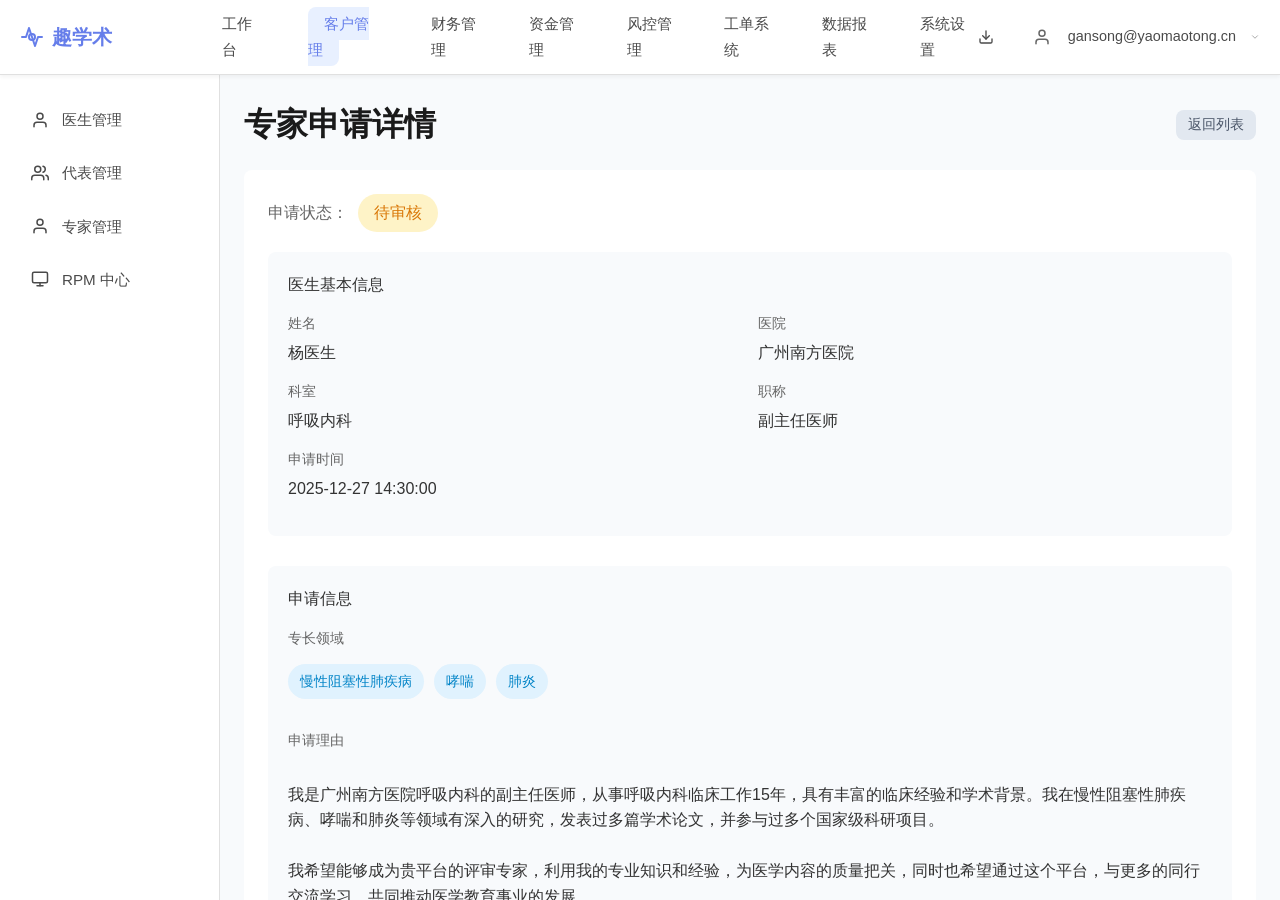
<file: html/expert-application-detail.html>
<!DOCTYPE html>
<html lang="zh-CN">
<head>
    <meta charset="UTF-8">
    <meta name="viewport" content="width=device-width, initial-scale=1.0">
    <title>专家申请详情 - 趣学术CRM</title>
    <link rel="stylesheet" href="../css/base.css">
    <style>
        /* 专家申请详情页面样式 */
        .application-detail {
            max-width: 1000px;
            margin: 0 auto;
        }
        .detail-section {
            margin-bottom: 30px;
            padding: 20px;
            background-color: #f8fafc;
            border-radius: 8px;
        }
        .detail-section-title {
            font-weight: 500;
            color: #333;
            margin-bottom: 15px;
            font-size: 16px;
        }
        .detail-grid {
            display: grid;
            grid-template-columns: repeat(auto-fit, minmax(300px, 1fr));
            gap: 15px;
            margin: 15px 0;
        }
        .detail-item {
            display: flex;
            flex-direction: column;
            gap: 5px;
        }
        .detail-label {
            font-weight: 500;
            color: #666;
            font-size: 14px;
        }
        .detail-value {
            font-size: 16px;
            color: #333;
        }
        /* 专长领域标签 */
        .specialty-tags {
            display: flex;
            gap: 10px;
            flex-wrap: wrap;
            margin: 10px 0;
        }
        .specialty-tag {
            padding: 6px 12px;
            background-color: #e0f2fe;
            color: #0284c7;
            border-radius: 20px;
            font-size: 14px;
        }
        /* 资质证明列表 */
        .qualification-list {
            display: flex;
            flex-direction: column;
            gap: 10px;
            margin: 10px 0;
        }
        .qualification-item {
            display: flex;
            align-items: center;
            gap: 10px;
            padding: 12px;
            background-color: white;
            border: 1px solid #e0e0e0;
            border-radius: 4px;
        }
        .qualification-name {
            flex: 1;
            font-size: 14px;
        }
        .qualification-size {
            font-size: 12px;
            color: #666;
        }
        .qualification-actions {
            display: flex;
            gap: 10px;
        }
        /* 审核意见区域 */
        .review-section {
            margin-top: 30px;
            padding-top: 30px;
            border-top: 1px solid #eee;
        }
        .review-form {
            display: flex;
            flex-direction: column;
            gap: 20px;
        }
        .review-form-row {
            display: flex;
            gap: 20px;
            align-items: flex-start;
        }
        .review-form-group {
            flex: 1;
            display: flex;
            flex-direction: column;
            gap: 5px;
        }
        .review-form-group label {
            font-weight: 500;
            color: #333;
        }
        .review-form-group textarea {
            resize: vertical;
            min-height: 150px;
            padding: 12px;
            border: 1px solid #ddd;
            border-radius: 4px;
            font-size: 14px;
        }
        /* 审核结果选择 */
        .review-result {
            display: flex;
            gap: 20px;
            align-items: center;
        }
        .result-option {
            display: flex;
            align-items: center;
            gap: 8px;
        }
        /* 操作按钮 */
        .form-actions {
            display: flex;
            gap: 10px;
            justify-content: flex-end;
            margin-top: 30px;
        }
        /* 申请状态 */
        .application-status {
            display: flex;
            align-items: center;
            gap: 10px;
            margin-bottom: 20px;
        }
        .status-label {
            font-weight: 500;
            color: #666;
        }
        .status-value {
            padding: 6px 16px;
            border-radius: 20px;
            font-weight: 500;
        }
        .status-value.pending {
            background-color: #fef3c7;
            color: #d97706;
        }
        .status-value.approved {
            background-color: #d1fae5;
            color: #059669;
        }
        .status-value.rejected {
            background-color: #fee2e2;
            color: #dc2626;
        }
    </style>
</head>
<body>
    <!-- 组件加载已移至script.js模块化管理 -->

    <!-- 顶部导航栏占位符 -->
    <div id="header-placeholder"></div>

    <!-- 主体布局 -->
    <div class="main-container">
        <!-- 左侧侧边栏占位符 -->
        <div id="sidebar-placeholder"></div>

        <!-- 右侧主要内容区域 -->
        <main class="content-area">
            <!-- 页面标题和返回按钮 -->
            <div style="display: flex; justify-content: space-between; align-items: center; margin-bottom: 20px;">
                <h1 class="page-title">专家申请详情</h1>
                <button class="btn btn-secondary" onclick="history.back()">返回列表</button>
            </div>
            
            <!-- 白色背景容器，包含所有内容 -->
            <div class="white-content-container">
                <div class="application-detail">
                    <!-- 申请状态 -->
                    <div class="application-status">
                        <div class="status-label">申请状态：</div>
                        <div class="status-value pending">待审核</div>
                    </div>

                    <!-- 基本信息区域 -->
                    <div class="detail-section">
                        <div class="detail-section-title">医生基本信息</div>
                        <div class="detail-grid">
                            <div class="detail-item">
                                <div class="detail-label">姓名</div>
                                <div class="detail-value">杨医生</div>
                            </div>
                            <div class="detail-item">
                                <div class="detail-label">医院</div>
                                <div class="detail-value">广州南方医院</div>
                            </div>
                            <div class="detail-item">
                                <div class="detail-label">科室</div>
                                <div class="detail-value">呼吸内科</div>
                            </div>
                            <div class="detail-item">
                                <div class="detail-label">职称</div>
                                <div class="detail-value">副主任医师</div>
                            </div>
                            <div class="detail-item">
                                <div class="detail-label">申请时间</div>
                                <div class="detail-value">2025-12-27 14:30:00</div>
                            </div>
                        </div>
                    </div>

                    <!-- 申请信息区域 -->
                    <div class="detail-section">
                        <div class="detail-section-title">申请信息</div>
                        
                        <!-- 专长领域 -->
                        <div class="detail-item">
                            <div class="detail-label">专长领域</div>
                            <div class="specialty-tags">
                                <span class="specialty-tag">慢性阻塞性肺疾病</span>
                                <span class="specialty-tag">哮喘</span>
                                <span class="specialty-tag">肺炎</span>
                            </div>
                        </div>

                        <!-- 申请理由 -->
                        <div class="detail-item" style="margin-top: 20px;">
                            <div class="detail-label">申请理由</div>
                            <div class="detail-value" style="white-space: pre-line; line-height: 1.6;">
我是广州南方医院呼吸内科的副主任医师，从事呼吸内科临床工作15年，具有丰富的临床经验和学术背景。我在慢性阻塞性肺疾病、哮喘和肺炎等领域有深入的研究，发表过多篇学术论文，并参与过多个国家级科研项目。

我希望能够成为贵平台的评审专家，利用我的专业知识和经验，为医学内容的质量把关，同时也希望通过这个平台，与更多的同行交流学习，共同推动医学教育事业的发展。

我承诺将认真履行评审专家的职责，客观、公正地评价每一份提交的内容，为平台提供高质量的评审服务。
                            </div>
                        </div>

                        <!-- 资质证明 -->
                        <div class="detail-item" style="margin-top: 20px;">
                            <div class="detail-label">资质证明</div>
                            <div class="qualification-list">
                                <div class="qualification-item">
                                    <div class="qualification-name">副主任医师证书.pdf</div>
                                    <div class="qualification-size">2.5 MB</div>
                                    <div class="qualification-actions">
                                        <button class="btn btn-sm btn-primary">预览</button>
                                        <button class="btn btn-sm btn-secondary">下载</button>
                                    </div>
                                </div>
                                <div class="qualification-item">
                                    <div class="qualification-name">学术论文目录.pdf</div>
                                    <div class="qualification-size">1.8 MB</div>
                                    <div class="qualification-actions">
                                        <button class="btn btn-sm btn-primary">预览</button>
                                        <button class="btn btn-sm btn-secondary">下载</button>
                                    </div>
                                </div>
                                <div class="qualification-item">
                                    <div class="qualification-name">科研项目证明.pdf</div>
                                    <div class="qualification-size">1.2 MB</div>
                                    <div class="qualification-actions">
                                        <button class="btn btn-sm btn-primary">预览</button>
                                        <button class="btn btn-sm btn-secondary">下载</button>
                                    </div>
                                </div>
                            </div>
                        </div>
                    </div>

                    <!-- 审核意见区域 -->
                    <div class="review-section">
                        <h3 style="margin-bottom: 20px;">审核意见</h3>
                        <form id="reviewForm" class="review-form">
                            <div class="review-form-row">
                                <div class="review-form-group">
                                    <label>审核结果</label>
                                    <div class="review-result">
                                        <div class="result-option">
                                            <input type="radio" id="approve" name="reviewResult" value="approved">
                                            <label for="approve">通过</label>
                                        </div>
                                        <div class="result-option">
                                            <input type="radio" id="reject" name="reviewResult" value="rejected">
                                            <label for="reject">拒绝</label>
                                        </div>
                                    </div>
                                </div>
                            </div>
                            <div class="review-form-row">
                                <div class="review-form-group">
                                    <label for="reviewComment">审核意见 <span style="color: #ef4444;">*</span></label>
                                    <textarea id="reviewComment" placeholder="请输入审核意见" required></textarea>
                                </div>
                            </div>
                            <div class="form-actions">
                                <button type="button" class="btn btn-secondary" onclick="history.back()">取消</button>
                                <button type="submit" class="btn btn-primary">提交审核</button>
                            </div>
                        </form>
                    </div>
                </div>
            </div>
        </main>
    </div>

    <script src="../js/script.js"></script>
    <script>
        // 表单提交处理
        document.getElementById('reviewForm').addEventListener('submit', function(e) {
            e.preventDefault();
            
            // 表单验证
            const reviewResult = document.querySelector('input[name="reviewResult"]:checked');
            const reviewComment = document.getElementById('reviewComment').value.trim();
            
            if (!reviewResult) {
                alert('请选择审核结果');
                return;
            }
            
            if (!reviewComment) {
                alert('请输入审核意见');
                return;
            }
            
            // 这里可以添加审核提交逻辑
            alert('审核提交成功！');
            history.back();
        });
    </script>
</body>
</html>
</file>
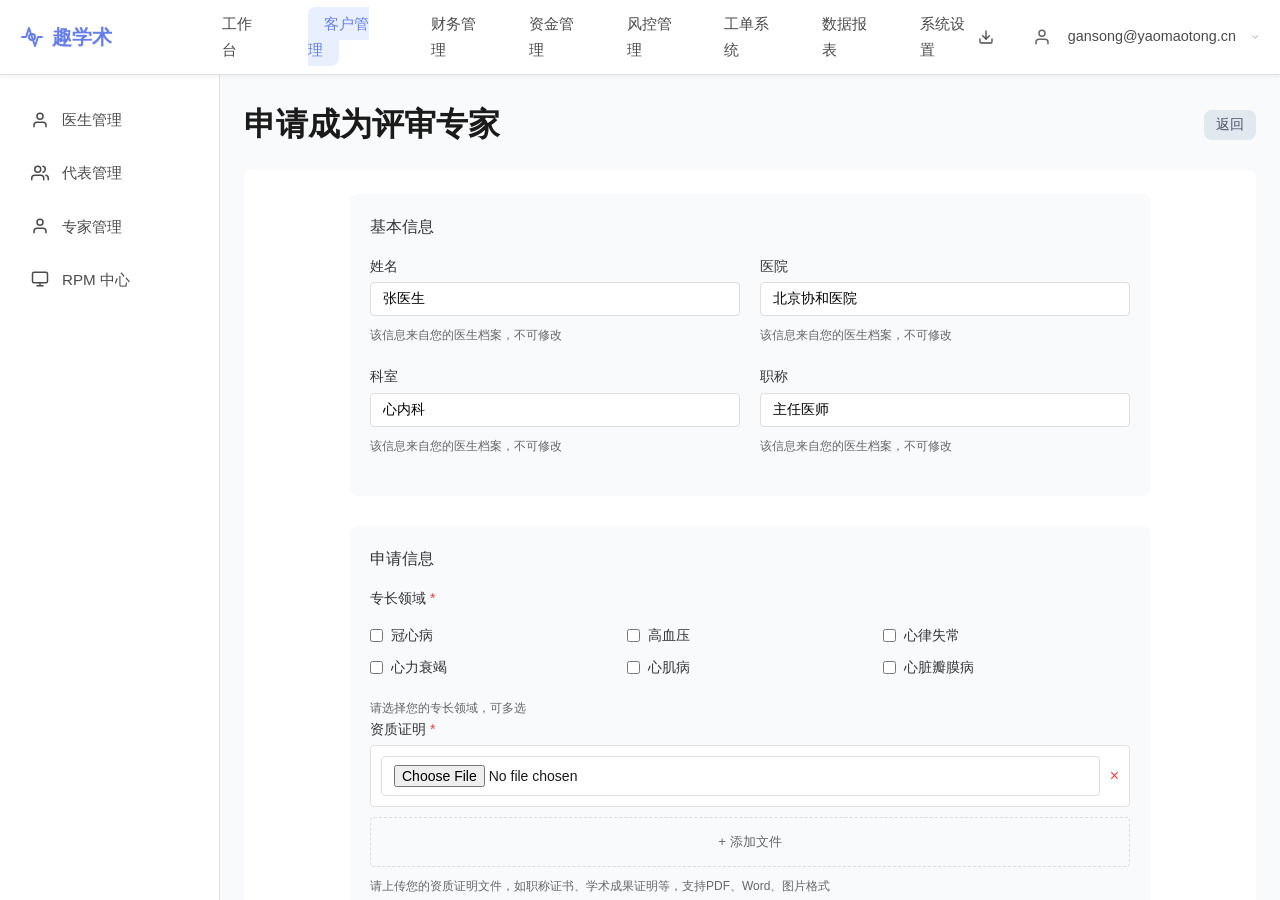
<file: html/expert-application.html>
<!DOCTYPE html>
<html lang="zh-CN">
<head>
    <meta charset="UTF-8">
    <meta name="viewport" content="width=device-width, initial-scale=1.0">
    <title>申请成为评审专家 - 趣学术CRM</title>
    <link rel="stylesheet" href="../css/base.css">
    <style>
        /* 医生自助申请页面样式 */
        .application-form {
            max-width: 800px;
            margin: 0 auto;
        }
        .form-section {
            margin-bottom: 30px;
            padding: 20px;
            background-color: #f8fafc;
            border-radius: 8px;
        }
        .form-section-title {
            font-weight: 500;
            color: #333;
            margin-bottom: 15px;
            font-size: 16px;
        }
        .form-row {
            display: flex;
            gap: 20px;
            margin-bottom: 20px;
            align-items: flex-start;
        }
        .form-group {
            flex: 1;
            display: flex;
            flex-direction: column;
            gap: 5px;
        }
        .form-group label {
            font-weight: 500;
            color: #333;
            font-size: 14px;
        }
        .form-group input,
        .form-group select,
        .form-group textarea {
            padding: 8px 12px;
            border: 1px solid #ddd;
            border-radius: 4px;
            font-size: 14px;
        }
        .form-group textarea {
            resize: vertical;
            min-height: 150px;
        }
        /* 专长领域选择 */
        .specialty-select {
            display: grid;
            grid-template-columns: repeat(auto-fill, minmax(200px, 1fr));
            gap: 10px;
            margin: 10px 0;
        }
        .specialty-item {
            display: flex;
            align-items: center;
            gap: 8px;
        }
        .specialty-item label {
            font-weight: normal;
            cursor: pointer;
        }
        /* 资质证明上传 */
        .qualification-upload {
            display: flex;
            flex-direction: column;
            gap: 10px;
        }
        .upload-item {
            display: flex;
            align-items: center;
            gap: 10px;
            padding: 10px;
            background-color: white;
            border: 1px solid #e0e0e0;
            border-radius: 4px;
        }
        .upload-item input[type="file"] {
            flex: 1;
        }
        .remove-file {
            cursor: pointer;
            color: #ef4444;
        }
        .add-upload {
            background: none;
            border: 1px dashed #ddd;
            padding: 15px;
            border-radius: 4px;
            color: #666;
            cursor: pointer;
            transition: all 0.3s ease;
        }
        .add-upload:hover {
            border-color: #667eea;
            color: #667eea;
        }
        /* 操作按钮 */
        .form-actions {
            display: flex;
            gap: 10px;
            justify-content: flex-end;
            margin-top: 30px;
        }
        /* 提示信息 */
        .hint-text {
            font-size: 12px;
            color: #666;
            margin-top: 5px;
        }
    </style>
</head>
<body>
    <!-- 组件加载已移至script.js模块化管理 -->

    <!-- 顶部导航栏占位符 -->
    <div id="header-placeholder"></div>

    <!-- 主体布局 -->
    <div class="main-container">
        <!-- 左侧侧边栏占位符 -->
        <div id="sidebar-placeholder"></div>

        <!-- 右侧主要内容区域 -->
        <main class="content-area">
            <!-- 页面标题和返回按钮 -->
            <div style="display: flex; justify-content: space-between; align-items: center; margin-bottom: 20px;">
                <h1 class="page-title">申请成为评审专家</h1>
                <button class="btn btn-secondary" onclick="history.back()">返回</button>
            </div>
            
            <!-- 白色背景容器，包含所有内容 -->
            <div class="white-content-container">
                <form id="expertApplicationForm" class="application-form">
                    <!-- 基本信息区域 -->
                    <div class="form-section">
                        <div class="form-section-title">基本信息</div>
                        <div class="form-row">
                            <div class="form-group">
                                <label for="doctorName">姓名</label>
                                <input type="text" id="doctorName" value="张医生" readonly>
                                <div class="hint-text">该信息来自您的医生档案，不可修改</div>
                            </div>
                            <div class="form-group">
                                <label for="hospital">医院</label>
                                <input type="text" id="hospital" value="北京协和医院" readonly>
                                <div class="hint-text">该信息来自您的医生档案，不可修改</div>
                            </div>
                        </div>
                        <div class="form-row">
                            <div class="form-group">
                                <label for="department">科室</label>
                                <input type="text" id="department" value="心内科" readonly>
                                <div class="hint-text">该信息来自您的医生档案，不可修改</div>
                            </div>
                            <div class="form-group">
                                <label for="title">职称</label>
                                <input type="text" id="title" value="主任医师" readonly>
                                <div class="hint-text">该信息来自您的医生档案，不可修改</div>
                            </div>
                        </div>
                    </div>

                    <!-- 申请信息区域 -->
                    <div class="form-section">
                        <div class="form-section-title">申请信息</div>
                        
                        <!-- 专长领域 -->
                        <div class="form-group">
                            <label>专长领域 <span style="color: #ef4444;">*</span></label>
                            <div class="specialty-select">
                                <div class="specialty-item">
                                    <input type="checkbox" id="specialty1" name="specialties" value="冠心病">
                                    <label for="specialty1">冠心病</label>
                                </div>
                                <div class="specialty-item">
                                    <input type="checkbox" id="specialty2" name="specialties" value="高血压">
                                    <label for="specialty2">高血压</label>
                                </div>
                                <div class="specialty-item">
                                    <input type="checkbox" id="specialty3" name="specialties" value="心律失常">
                                    <label for="specialty3">心律失常</label>
                                </div>
                                <div class="specialty-item">
                                    <input type="checkbox" id="specialty4" name="specialties" value="心力衰竭">
                                    <label for="specialty4">心力衰竭</label>
                                </div>
                                <div class="specialty-item">
                                    <input type="checkbox" id="specialty5" name="specialties" value="心肌病">
                                    <label for="specialty5">心肌病</label>
                                </div>
                                <div class="specialty-item">
                                    <input type="checkbox" id="specialty6" name="specialties" value="心脏瓣膜病">
                                    <label for="specialty6">心脏瓣膜病</label>
                                </div>
                            </div>
                            <div class="hint-text">请选择您的专长领域，可多选</div>
                        </div>

                        <!-- 资质证明 -->
                        <div class="form-group">
                            <label>资质证明 <span style="color: #ef4444;">*</span></label>
                            <div class="qualification-upload" id="qualificationUpload">
                                <div class="upload-item">
                                    <input type="file" name="qualifications[]" accept=".pdf,.doc,.docx,.jpg,.jpeg,.png">
                                    <span class="remove-file" onclick="removeUploadItem(this)">×</span>
                                </div>
                                <button type="button" class="add-upload" onclick="addUploadItem()">+ 添加文件</button>
                            </div>
                            <div class="hint-text">请上传您的资质证明文件，如职称证书、学术成果证明等，支持PDF、Word、图片格式</div>
                        </div>

                        <!-- 申请理由 -->
                        <div class="form-group">
                            <label for="applicationReason">申请理由 <span style="color: #ef4444;">*</span></label>
                            <textarea id="applicationReason" placeholder="请详细说明您申请成为评审专家的理由、您的专业能力和相关经验等" required></textarea>
                            <div class="hint-text">请详细描述您的专业背景、评审经验和申请动机，字数建议不少于200字</div>
                        </div>
                    </div>

                    <!-- 操作按钮 -->
                    <div class="form-actions">
                        <button type="button" class="btn btn-secondary" onclick="history.back()">取消</button>
                        <button type="button" class="btn btn-secondary" onclick="saveDraft()">保存草稿</button>
                        <button type="submit" class="btn btn-primary">提交申请</button>
                    </div>
                </form>
            </div>
        </main>
    </div>

    <script src="../js/script.js"></script>
    <script>
        // 添加上传项
        function addUploadItem() {
            const uploadContainer = document.getElementById('qualificationUpload');
            const addButton = uploadContainer.querySelector('.add-upload');
            
            const newUploadItem = document.createElement('div');
            newUploadItem.className = 'upload-item';
            newUploadItem.innerHTML = `
                <input type="file" name="qualifications[]" accept=".pdf,.doc,.docx,.jpg,.jpeg,.png">
                <span class="remove-file" onclick="removeUploadItem(this)">×</span>
            `;
            
            uploadContainer.insertBefore(newUploadItem, addButton);
        }

        // 移除上传项
        function removeUploadItem(element) {
            const uploadItem = element.closest('.upload-item');
            const uploadContainer = document.getElementById('qualificationUpload');
            
            // 至少保留一个上传项
            if (uploadContainer.querySelectorAll('.upload-item').length > 1) {
                uploadItem.remove();
            }
        }

        // 保存草稿
        function saveDraft() {
            // 这里可以添加保存草稿的逻辑
            alert('草稿保存成功！');
        }

        // 表单提交处理
        document.getElementById('expertApplicationForm').addEventListener('submit', function(e) {
            e.preventDefault();
            
            // 表单验证
            const specialties = document.querySelectorAll('input[name="specialties"]:checked');
            const qualificationFiles = document.querySelectorAll('input[name="qualifications[]"]');
            const applicationReason = document.getElementById('applicationReason').value.trim();
            
            // 检查专长领域是否至少选择一个
            if (specialties.length === 0) {
                alert('请至少选择一个专长领域');
                return;
            }
            
            // 检查是否至少上传一个资质证明
            let hasFile = false;
            qualificationFiles.forEach(fileInput => {
                if (fileInput.files.length > 0) {
                    hasFile = true;
                }
            });
            if (!hasFile) {
                alert('请至少上传一个资质证明文件');
                return;
            }
            
            // 检查申请理由是否填写
            if (applicationReason === '') {
                alert('请填写申请理由');
                return;
            }
            
            // 检查申请理由字数
            if (applicationReason.length < 200) {
                alert('申请理由建议不少于200字');
                return;
            }
            
            // 这里可以添加表单提交逻辑
            alert('申请提交成功！我们将尽快审核您的申请。');
            history.back();
        });
    </script>
</body>
</html>
</file>
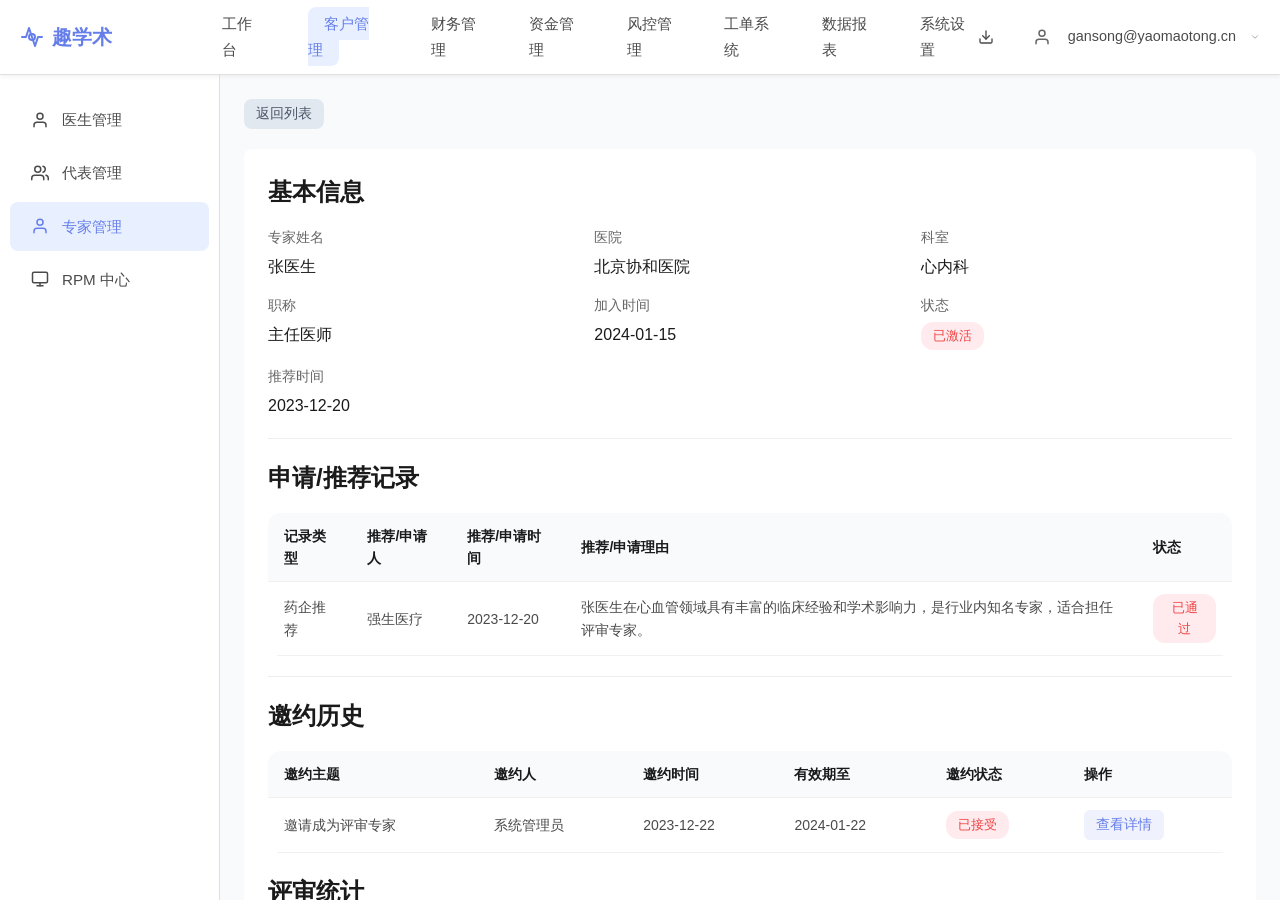
<file: html/expert-detail.html>
<!DOCTYPE html>
<html lang="zh-CN">
<head>
    <meta charset="UTF-8">
    <meta name="viewport" content="width=device-width, initial-scale=1.0">
    <title>专家详情 - 趣学术CRM</title>
    <link rel="stylesheet" href="../css/base.css">
    <style>
        /* 专家详情页面样式 */
        .expert-info-section {
            margin-bottom: 20px;
        }
        .expert-info-grid {
            display: grid;
            grid-template-columns: repeat(auto-fit, minmax(250px, 1fr));
            gap: 15px;
            margin: 15px 0;
        }
        .info-item {
            display: flex;
            flex-direction: column;
            gap: 5px;
        }
        .info-label {
            font-size: 14px;
            color: #666;
        }
        .info-value {
            font-size: 16px;
            font-weight: 500;
        }
        .task-stats {
            display: flex;
            gap: 20px;
            margin: 20px 0;
        }
        .stat-item {
            text-align: center;
            padding: 15px;
            background-color: #f8fafc;
            border-radius: 8px;
            min-width: 100px;
        }
        .stat-value {
            font-size: 24px;
            font-weight: 600;
            color: #667eea;
        }
        .stat-label {
            font-size: 14px;
            color: #666;
            margin-top: 5px;
        }
    </style>
</head>
<body>
    <!-- 组件加载已移至script.js模块化管理 -->

    <!-- 顶部导航栏占位符 -->
    <div id="header-placeholder"></div>

    <!-- 主体布局 -->
    <div class="main-container">
        <!-- 左侧侧边栏占位符 -->
        <div id="sidebar-placeholder"></div>

        <!-- 右侧主要内容区域 -->
        <main class="content-area">
            <!-- 页面标题和返回按钮 -->
            <div style="display: flex; justify-content: space-between; align-items: center; margin-bottom: 20px;">
                <button class="btn btn-secondary" onclick="history.back()">返回列表</button>
            </div>
            
            <!-- 白色背景容器，包含所有内容 -->
            <div class="white-content-container">
                <!-- 专家基本信息 -->
                <div class="expert-info-section">
                    <h2 style="margin-bottom: 15px;">基本信息</h2>
                    <div class="expert-info-grid">
                        <div class="info-item">
                            <span class="info-label">专家姓名</span>
                            <span class="info-value">张医生</span>
                        </div>
                        <div class="info-item">
                            <span class="info-label">医院</span>
                            <span class="info-value">北京协和医院</span>
                        </div>
                        <div class="info-item">
                            <span class="info-label">科室</span>
                            <span class="info-value">心内科</span>
                        </div>
                        <div class="info-item">
                            <span class="info-label">职称</span>
                            <span class="info-value">主任医师</span>
                        </div>
                        <div class="info-item">
                            <span class="info-label">加入时间</span>
                            <span class="info-value">2024-01-15</span>
                        </div>
                        <div class="info-item">
                            <span class="info-label">状态</span>
                            <span class="info-value"><span class="status-tag active">已激活</span></span>
                        </div>
                        <div class="info-item">
                            <span class="info-label">推荐时间</span>
                            <span class="info-value">2023-12-20</span>
                        </div>
                    </div>
                </div>

                <!-- 申请/推荐记录 -->
                <div class="expert-info-section" style="border-top: 1px solid #eee; padding-top: 20px;">
                    <h2 style="margin-bottom: 15px;">申请/推荐记录</h2>
                    <div class="table-container">
                        <table class="data-table record-table">
                            <thead>
                                <tr>
                                    <th>记录类型</th>
                                    <th>推荐/申请人</th>
                                    <th>推荐/申请时间</th>
                                    <th>推荐/申请理由</th>
                                    <th>状态</th>
                                </tr>
                            </thead>
                            <tbody>
                                <tr>
                                    <td>药企推荐</td>
                                    <td>强生医疗</td>
                                    <td>2023-12-20</td>
                                    <td>张医生在心血管领域具有丰富的临床经验和学术影响力，是行业内知名专家，适合担任评审专家。</td>
                                    <td><span class="status-tag completed">已通过</span></td>
                                </tr>
                            </tbody>
                        </table>
                    </div>
                </div>


                <!-- 邀约历史 -->
                <div class="expert-info-section" style="border-top: 1px solid #eee; padding-top: 20px;">
                    <h2 style="margin-bottom: 15px;">邀约历史</h2>
                    <div class="table-container">
                        <table class="data-table record-table">
                            <thead>
                                <tr>
                                    <th>邀约主题</th>
                                    <th>邀约人</th>
                                    <th>邀约时间</th>
                                    <th>有效期至</th>
                                    <th>邀约状态</th>
                                    <th>操作</th>
                                </tr>
                            </thead>
                            <tbody>
                                <tr>
                                    <td>邀请成为评审专家</td>
                                    <td>系统管理员</td>
                                    <td>2023-12-22</td>
                                    <td>2024-01-22</td>
                                    <td><span class="status-tag completed">已接受</span></td>
                                    <td>
                                        <button class="action-btn view">查看详情</button>
                                    </td>
                                </tr>
                            </tbody>
                        </table>
                    </div>
                </div>

                <!-- 专家统计数据 -->
                <div class="expert-info-section">
                    <h2 style="margin-bottom: 15px;">评审统计</h2>
                    <div class="task-stats">
                        <div class="stat-item">
                            <div class="stat-value">15</div>
                            <div class="stat-label">累计任务</div>
                        </div>
                        <div class="stat-item">
                            <div class="stat-value">12</div>
                            <div class="stat-label">已完成</div>
                        </div>
                        <div class="stat-item">
                            <div class="stat-value">3</div>
                            <div class="stat-label">进行中</div>
                        </div>
                        <div class="stat-item">
                            <div class="stat-value">4.8</div>
                            <div class="stat-label">平均评分</div>
                        </div>
                    </div>
                </div>

                <!-- 评审任务列表 -->
                <div class="expert-info-section">
                    <h2 style="margin-bottom: 15px;">评审任务记录</h2>
                    <div class="table-container">
                        <table class="data-table record-table">
                            <thead>
                                <tr>
                                    <th>任务ID</th>
                                    <th>任务类型</th>
                                    <th>内容标题</th>
                                    <th>提交时间</th>
                                    <th>状态</th>
                                    <th>完成时间</th>
                                    <th>评分</th>
                                    <th>操作</th>
                                </tr>
                            </thead>
                            <tbody>
                                <tr>
                                    <td>TSK001</td>
                                    <td>医学播客</td>
                                    <td>冠心病的最新治疗进展</td>
                                    <td>2024-01-20</td>
                                    <td><span class="status-tag completed">已完成</span></td>
                                    <td>2024-01-22</td>
                                    <td>5.0</td>
                                    <td>
                                        <button class="action-btn view">查看详情</button>
                                    </td>
                                </tr>
                                <tr>
                                    <td>TSK002</td>
                                    <td>视频内容</td>
                                    <td>高血压患者的日常管理</td>
                                    <td>2024-01-25</td>
                                    <td><span class="status-tag completed">已完成</span></td>
                                    <td>2024-01-26</td>
                                    <td>4.5</td>
                                    <td>
                                        <button class="action-btn view">查看详情</button>
                                    </td>
                                </tr>
                                <tr>
                                    <td>TSK003</td>
                                    <td>课件内容</td>
                                    <td>心律失常的诊断与治疗</td>
                                    <td>2024-01-30</td>
                                    <td><span class="status-tag in-progress">进行中</span></td>
                                    <td>-</td>
                                    <td>-</td>
                                    <td>
                                        <button class="action-btn view">查看详情</button>
                                    </td>
                                </tr>
                            </tbody>
                        </table>
                    </div>
                </div>

                <!-- 专家操作 -->
                <div class="expert-info-section" style="border-top: 1px solid #eee; padding-top: 20px;">
                    <h2 style="margin-bottom: 15px;">专家管理操作</h2>
                    <div style="display: flex; gap: 10px;">
                        <button class="btn btn-warning">暂停评审资格</button>
                    </div>
                </div>
            </div>
        </main>
    </div>

    <script src="../js/script.js"></script>
</body>
</html>
</file>
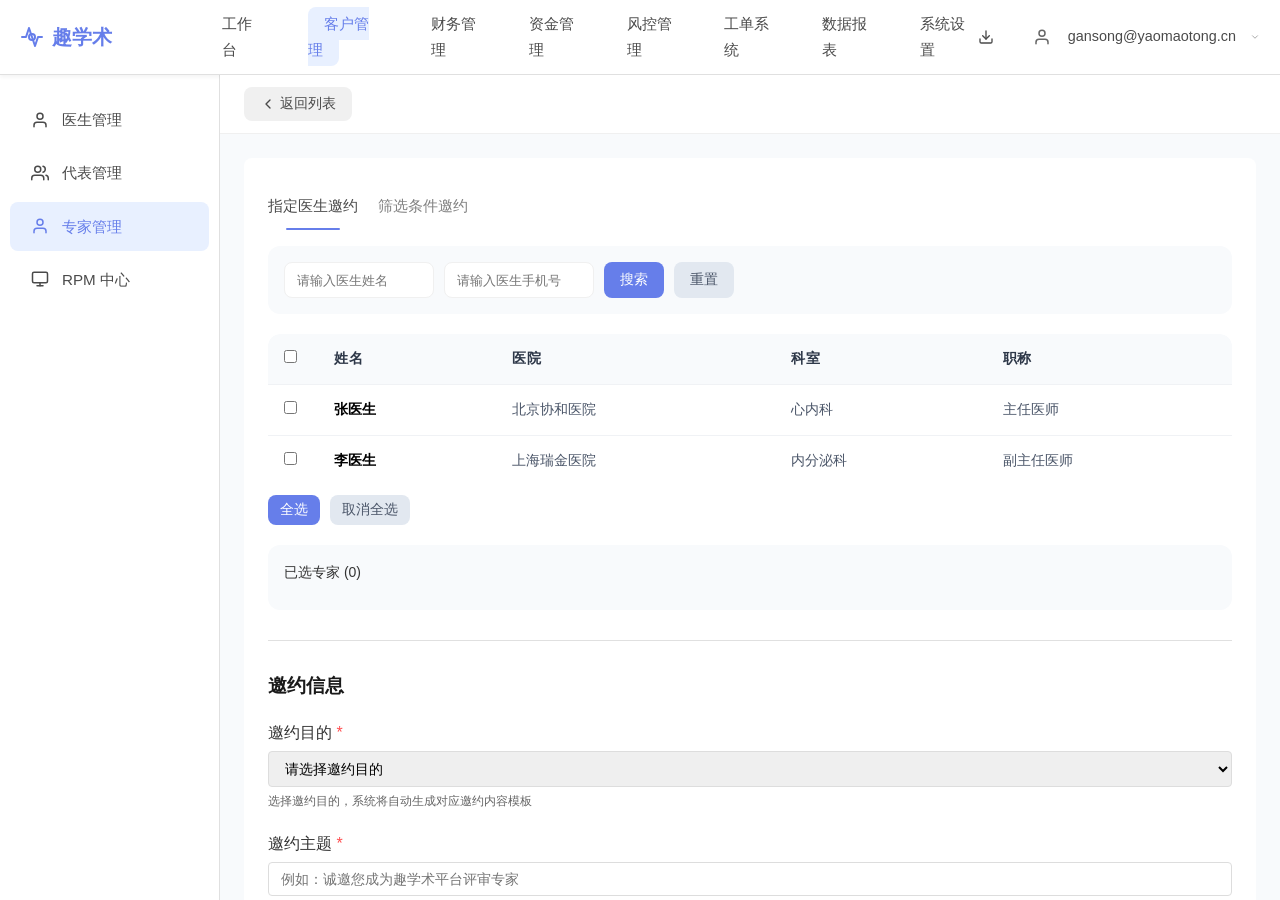
<file: html/expert-invite.html>
<!DOCTYPE html>
<html lang="zh-CN">
<head>
    <meta charset="UTF-8">
    <meta name="viewport" content="width=device-width, initial-scale=1.0">
    <title>专家邀约 - 趣学术CRM</title>
    <link rel="stylesheet" href="../css/base.css">
    <link rel="stylesheet" href="../css/medical-podcast.css">
    <style>
        /* 固定顶部栏样式 */
        .fixed-header-bar {
            position: sticky;
            top: 0;
            left: 0;
            right: 0;
            background-color: var(--background-primary);
            border-bottom: 1px solid var(--border-light);
            box-shadow: none;
            z-index: 100;
            padding: 12px var(--spacing-lg);
            margin-bottom: 0;
            border-top: none;
            box-sizing: border-box;
            width: 100%;
        }

        .fixed-header-content {
            display: flex;
            justify-content: space-between;
            align-items: center;
            gap: var(--spacing-md);
            width: 100%;
            box-sizing: border-box;
            max-width: 100%;
        }

        .fixed-header-content .header-left {
            display: flex;
            align-items: center;
            gap: var(--spacing-md);
            flex-shrink: 0;
        }

        .fixed-header-content .header-center {
            flex: 1;
            text-align: center;
            display: flex;
            justify-content: center;
            align-items: center;
        }

        .fixed-header-content .header-right {
            display: flex;
            align-items: center;
            gap: var(--spacing-md);
            flex-shrink: 0;
        }

        /* 带固定头部的内容容器 */
        .white-content-container.with-fixed-header {
            margin-top: 0;
        }

        .back-btn {
            display: flex;
            align-items: center;
            gap: var(--spacing-xs);
            padding: var(--spacing-sm) var(--spacing-md);
            background-color: var(--border-light);
            color: var(--text-secondary);
            border: none;
            border-radius: var(--radius-md);
            cursor: pointer;
            font-size: var(--font-size-sm);
            font-weight: var(--font-weight-medium);
            transition: all 0.3s ease;
            text-decoration: none;
        }

        .back-btn:hover {
            background-color: var(--border-dark);
            transform: translateY(-1px);
            box-shadow: var(--shadow-sm);
            color: var(--text-primary);
        }
        
        /* 右侧内容区域 */
        .right-content {
            display: flex;
            flex-direction: column;
            width: 100%;
        }
        
        /* 专家邀约页面样式 */
        .invite-page {
            max-width: 1200px;
            margin: 0 auto;
        }
        .form-row {
            display: flex;
            gap: 20px;
            margin-bottom: 20px;
            align-items: flex-start;
        }
        .form-group {
            flex: 1;
            display: flex;
            flex-direction: column;
            gap: 5px;
        }
        .form-group label {
            font-weight: 500;
            color: #333;
        }
        .form-group input,
        .form-group select,
        .form-group textarea {
            padding: 8px 12px;
            border: 1px solid #ddd;
            border-radius: 4px;
            font-size: 14px;
        }
        .form-group textarea {
            resize: vertical;
            min-height: 100px;
        }
        /* 筛选条件区域 */
        .filter-section {
            display: flex;
            gap: 10px;
            align-items: flex-start;
            margin-bottom: 20px;
            padding: 16px;
            background-color: #f8fafc;
            border-radius: var(--radius-lg);
            flex-wrap: wrap;
        }
        .filter-group {
            display: flex;
            flex-direction: column;
            gap: 5px;
            min-width: 150px;
        }
        .filter-group label {
            font-weight: 500;
            color: #333;
            font-size: 14px;
        }
        .filter-group input,
        .filter-group select {
            padding: 8px 12px;
            border: 1px solid #ddd;
            border-radius: 4px;
            font-size: 14px;
            min-width: 150px;
        }
        /* 专家列表区域 */
        .expert-list-section {
            margin-bottom: 20px;
            border: 1px solid #e0e0e0;
            border-radius: 8px;
            overflow: hidden;
        }
        .expert-list-header {
            display: flex;
            justify-content: space-between;
            align-items: center;
            padding: 16px;
            background-color: #f8fafc;
            border-bottom: 1px solid #e0e0e0;
        }
        .expert-list-title {
            font-weight: 500;
            color: #333;
        }
        .expert-list-actions {
            display: flex;
            gap: 10px;
        }
        .expert-list-table {
            width: 100%;
            border-collapse: collapse;
        }
        .expert-list-table th,
        .expert-list-table td {
            padding: 12px 16px;
            text-align: left;
            border-bottom: 1px solid #e0e0e0;
        }
        .expert-list-table th {
            background-color: #fafafa;
            font-weight: 500;
            color: #333;
        }
        .expert-list-table tbody tr:hover {
            background-color: #f7fafc;
        }
        /* 邀约信息区域 */
        .invite-info-section {
            margin-top: 30px;
            padding-top: 30px;
            border-top: 1px solid #e0e0e0;
        }
        /* 批量操作样式 */
        .batch-actions {
            display: flex;
            gap: 10px;
            margin-bottom: 20px;
        }
        /* 已选专家列表 */
        .selected-experts {
            margin-bottom: 20px;
            padding: 16px;
            background-color: #f8fafc;
            border-radius: var(--radius-lg);
        }
        .selected-experts-title {
            font-weight: 500;
            color: #333;
            margin-bottom: 10px;
            font-size: 14px;
        }
        .selected-expert-tags {
            display: flex;
            gap: 8px;
            flex-wrap: wrap;
        }
        .selected-expert-tag {
            display: flex;
            align-items: center;
            gap: 6px;
            padding: 6px 12px;
            background-color: white;
            border: 1px solid var(--border-light);
            border-radius: var(--radius-full);
            font-size: 13px;
            color: var(--text-secondary);
            transition: all 0.2s ease;
            box-shadow: none;
        }
        .selected-expert-tag:hover {
            background-color: var(--primary-light);
            color: var(--primary-color);
            border-color: var(--primary-color);
            transform: translateY(0);
            box-shadow: none;
        }
        .remove-expert {
            cursor: pointer;
            font-size: 14px;
            opacity: 0.6;
            transition: opacity 0.2s ease;
        }
        .selected-expert-tag:hover .remove-expert {
            opacity: 0.9;
        }
    </style>
</head>
<body>
    <!-- 组件加载已移至script.js模块化管理 -->

    <!-- 顶部导航栏占位符 -->
    <div id="header-placeholder"></div>

    <!-- 主体布局 -->
    <div class="main-container">
        <!-- 左侧侧边栏占位符 -->
        <div id="sidebar-placeholder"></div>

        <!-- 右侧内容区域，包含固定顶部栏和主要内容 -->
        <div class="right-content">
            <!-- 固定顶部栏，包含返回按钮 -->
            <div class="fixed-header-bar">
                <div class="fixed-header-content">
                    <div class="header-left">
                        <button class="btn btn-secondary back-btn" onclick="history.back()">
                            <svg width="16" height="16" viewBox="0 0 24 24" fill="none" stroke="currentColor" stroke-width="2" stroke-linecap="round" stroke-linejoin="round">
                                <polyline points="15 18 9 12 15 6"></polyline>
                            </svg>
                            返回列表
                        </button>
                    </div>
                    <div class="header-right">
                        <!-- 可以在这里添加其他操作按钮 -->
                    </div>
                </div>
            </div>
            
            <!-- 主要内容区域 -->
            <main class="content-area">
                <!-- 白色背景容器，包含所有内容 -->
                <div class="white-content-container with-fixed-header">
                    <div class="invite-page">
                    <!-- 邀约方式标签页 -->
                    <div class="content-tabs">
                        <div class="tab-item active" data-tab="direct">指定医生邀约</div>
                        <div class="tab-item" data-tab="filter">筛选条件邀约</div>
                    </div>

                    <!-- 邀约内容表单 -->
                    <form id="inviteForm">
                        <!-- 指定医生邀约内容 -->
                        <div class="tab-content active" id="content-direct">
                            <!-- 功能区一行展示 -->
                            <div style="display: flex; flex-wrap: wrap; justify-content: space-between; align-items: center; margin-bottom: 20px; background-color: #f8fafc; padding: 16px; border-radius: var(--radius-lg);">
                                <!-- 左侧：搜索和筛选区域 -->
                                <div style="display: flex; align-items: center; gap: 10px;">
                                    <div style="display: flex; align-items: center;">
                                        
                                        <input type="text" id="doctorName" placeholder="请输入医生姓名" style="width: 150px; height: 36px; padding: 0 12px; border: 1px solid var(--border-light); border-radius: var(--radius-md);">
                                    </div>
                                    <div style="display: flex; align-items: center;">
                                        
                                        <input type="text" id="doctorPhone" placeholder="请输入医生手机号" style="width: 150px; height: 36px; padding: 0 12px; border: 1px solid var(--border-light); border-radius: var(--radius-md);">
                                    </div>
                                    <div style="display: flex; align-items: center; gap: 10px;">
                                        <button type="button" class="btn btn-primary" style="height: 36px; padding: 0 16px;">搜索</button>
                                        <button type="button" class="btn btn-secondary" style="height: 36px; padding: 0 16px;">重置</button>
                                    </div>
                                </div>
                            </div>

                            <!-- 搜索结果区域 -->
                            <div class="table-container">
                                <table class="data-table record-table">
                                    <thead>
                                        <tr>
                                            <th style="width: 50px;"><input type="checkbox" id="selectAllDirect"></th>
                                            <th>姓名</th>
                                            <th>医院</th>
                                            <th>科室</th>
                                            <th>职称</th>
                                        </tr>
                                    </thead>
                                    <tbody id="directSearchResults">
                                        <!-- 搜索结果将动态填充 -->
                                        <tr>
                                            <td><input type="checkbox" name="selectedExperts" value="1"></td>
                                            <td>
                                                <div class="material-title">张医生</div>
                                            </td>
                                            <td>北京协和医院</td>
                                            <td>心内科</td>
                                            <td>主任医师</td>
                                        </tr>
                                        <tr>
                                            <td><input type="checkbox" name="selectedExperts" value="2"></td>
                                            <td>
                                                <div class="material-title">李医生</div>
                                            </td>
                                            <td>上海瑞金医院</td>
                                            <td>内分泌科</td>
                                            <td>副主任医师</td>
                                        </tr>
                                    </tbody>
                                </table>
                            </div>

                            <!-- 批量操作区域 -->
                            <div class="batch-actions" style="display: flex; gap: 10px; margin-top: 10px; margin-bottom: 20px;">
                                <button type="button" class="btn btn-primary">全选</button>
                                <button type="button" class="btn btn-secondary">取消全选</button>
                            </div>
                        </div>

                        <!-- 筛选条件邀约内容 -->
                        <div class="tab-content" id="content-filter">
                            <!-- 功能区一行展示 -->
                            <div style="display: flex; flex-wrap: wrap; justify-content: space-between; align-items: center; margin-bottom: 20px; background-color: #f8fafc; padding: 16px; border-radius: var(--radius-lg);">
                                <!-- 左侧：搜索和筛选区域 -->
                                <div style="display: flex; align-items: center; gap: 10px; flex-wrap: wrap;">
                                    <div style="display: flex; align-items: center;">
                                        
                                        <select id="filterHospital" style="width: 150px; height: 36px; padding: 0 12px; border: 1px solid var(--border-light); border-radius: var(--radius-md);">
                                            <option value="">全部医院</option>
                                            <option value="北京协和医院">北京协和医院</option>
                                            <option value="上海瑞金医院">上海瑞金医院</option>
                                            <option value="广州中山医院">广州中山医院</option>
                                        </select>
                                    </div>
                                    <div style="display: flex; align-items: center;">
                                        
                                        <select id="filterDepartment" style="width: 150px; height: 36px; padding: 0 12px; border: 1px solid var(--border-light); border-radius: var(--radius-md);">
                                            <option value="">全部科室</option>
                                            <option value="心内科">心内科</option>
                                            <option value="内分泌科">内分泌科</option>
                                            <option value="神经内科">神经内科</option>
                                            <option value="骨科">骨科</option>
                                        </select>
                                    </div>
                                    <div style="display: flex; align-items: center;">
                                        
                                        <select id="filterTitle" style="width: 150px; height: 36px; padding: 0 12px; border: 1px solid var(--border-light); border-radius: var(--radius-md);">
                                            <option value="">全部职称</option>
                                            <option value="主任医师">主任医师</option>
                                            <option value="副主任医师">副主任医师</option>
                                            <option value="主治医师">主治医师</option>
                                        </select>
                                    </div>
                                    <div style="display: flex; align-items: center; gap: 10px;">
                                        <button type="button" class="btn btn-primary" style="height: 36px; padding: 0 16px;">筛选</button>
                                        <button type="button" class="btn btn-secondary" style="height: 36px; padding: 0 16px;">重置</button>
                                    </div>
                                </div>
                            </div>

                            <!-- 专家列表区域 -->
                            <div class="table-container">
                                <table class="data-table record-table">
                                    <thead>
                                        <tr>
                                            <th style="width: 50px;"><input type="checkbox" id="selectAllFilter"></th>
                                            <th>姓名</th>
                                            <th>医院</th>
                                            <th>科室</th>
                                            <th>职称</th>
                                        </tr>
                                    </thead>
                                    <tbody id="filteredExperts">
                                        <!-- 筛选结果将动态填充 -->
                                        <tr>
                                            <td><input type="checkbox" name="selectedExperts" value="1"></td>
                                            <td>
                                                <div class="material-title">张医生</div>
                                            </td>
                                            <td>北京协和医院</td>
                                            <td>心内科</td>
                                            <td>主任医师</td>
                                        </tr>
                                        <tr>
                                            <td><input type="checkbox" name="selectedExperts" value="2"></td>
                                            <td>
                                                <div class="material-title">李医生</div>
                                            </td>
                                            <td>上海瑞金医院</td>
                                            <td>内分泌科</td>
                                            <td>副主任医师</td>
                                        </tr>
                                        <tr>
                                            <td><input type="checkbox" name="selectedExperts" value="3"></td>
                                            <td>
                                                <div class="material-title">王医生</div>
                                            </td>
                                            <td>广州中山医院</td>
                                            <td>神经内科</td>
                                            <td>主任医师</td>
                                        </tr>
                                        <tr>
                                            <td><input type="checkbox" name="selectedExperts" value="4"></td>
                                            <td>
                                                <div class="material-title">赵医生</div>
                                            </td>
                                            <td>成都华西医院</td>
                                            <td>骨科</td>
                                            <td>副主任医师</td>
                                            
                                        </tr>
                                    </tbody>
                                </table>
                            </div>

                            <!-- 批量操作区域 -->
                            <div class="batch-actions" style="display: flex; gap: 10px; margin-top: 10px; margin-bottom: 20px;">
                                <button type="button" class="btn btn-primary">全选</button>
                                <button type="button" class="btn btn-secondary">取消全选</button>
                            </div>
                        </div>

                        <!-- 已选专家区域 -->
                        <div class="selected-experts">
                            <div class="selected-experts-title">已选专家 (<span id="selectedCount">0</span>)</div>
                            <div id="selectedExpertTags" class="selected-expert-tags">
                                <!-- 已选专家标签将动态填充 -->
                            </div>
                        </div>

                        <!-- 邀约信息区域 -->
                        <div style="border-top: 1px solid #e0e0e0; padding-top: 30px; margin-top: 30px;">
                            <h3 style="margin-bottom: 20px;">邀约信息</h3>
                            
                            <!-- 邀约目的 -->
                            <div style="display: flex; gap: 20px; margin-bottom: 20px; align-items: flex-start;">
                                <div style="flex: 1; display: flex; flex-direction: column; gap: 5px;">
                                    <label for="invitePurpose" style="font-weight: 500; color: #333;">邀约目的 <span style="color: #ff4d4f;">*</span></label>
                                    <select id="invitePurpose" required style="padding: 8px 12px; border: 1px solid #ddd; border-radius: 4px; font-size: 14px;">
                                        <option value="">请选择邀约目的</option>
                                        <option value="expert_review">评审专家邀约 - 参与医学内容评审</option>
                                    </select>
                                    <small style="color: #666; font-size: 12px;">选择邀约目的，系统将自动生成对应邀约内容模板</small>
                                </div>
                            </div>
                            
                            <!-- 邀约主题 -->
                            <div style="display: flex; gap: 20px; margin-bottom: 20px; align-items: flex-start;">
                                <div style="flex: 1; display: flex; flex-direction: column; gap: 5px;">
                                    <label for="subject" style="font-weight: 500; color: #333;">邀约主题 <span style="color: #ff4d4f;">*</span></label>
                                    <input type="text" id="subject" placeholder="例如：诚邀您成为趣学术平台评审专家" required style="padding: 8px 12px; border: 1px solid #ddd; border-radius: 4px; font-size: 14px;">
                                </div>
                            </div>

                            <!-- 邀约内容 -->
                            <div style="display: flex; gap: 20px; margin-bottom: 20px; align-items: flex-start;">
                                <div style="flex: 1; display: flex; flex-direction: column; gap: 5px;">
                                    <label for="content" style="font-weight: 500; color: #333;">邀约内容 <span style="color: #ff4d4f;">*</span></label>
                                    <textarea id="content" placeholder="请详细说明成为专家的目的、职责、权益和要求" required style="padding: 8px 12px; border: 1px solid #ddd; border-radius: 4px; font-size: 14px; resize: vertical; min-height: 200px;"></textarea>
                                </div>
                            </div>
                        
                            
                            <!-- 专家权益说明 -->
                            <div style="display: flex; gap: 20px; margin-bottom: 20px; align-items: flex-start;">
                                <div style="flex: 1; display: flex; flex-direction: column; gap: 5px;">
                                    <label for="benefits" style="font-weight: 500; color: #333;">专家权益说明</label>
                                    <textarea id="benefits" placeholder="请详细说明专家可享受的权益，如：报酬、学术交流机会、认证等" style="padding: 8px 12px; border: 1px solid #ddd; border-radius: 4px; font-size: 14px; resize: vertical; min-height: 100px;"></textarea>
                                </div>
                            </div>

                            <!-- 操作按钮 -->
                            <div style="display: flex; gap: 10px; margin-top: 20px;">
                                <button type="button" class="btn btn-secondary" onclick="history.back()">取消</button>
                                <button type="submit" class="btn btn-primary">发送邀约</button>
                            </div>
                        </div>
                    </form>
                </div>
            </div>
        </main>
    </div>

    <script src="../js/script.js"></script>
    <script>
        // 邀约方式标签切换
        document.addEventListener('DOMContentLoaded', function() {
            const inviteTabs = document.querySelectorAll('.tab-item');
            const tabContents = document.querySelectorAll('.tab-content');

            inviteTabs.forEach(tab => {
                tab.addEventListener('click', () => {
                    const targetTab = tab.dataset.tab;
                    
                    // 移除所有激活状态
                    inviteTabs.forEach(t => t.classList.remove('active'));
                    tabContents.forEach(c => c.classList.remove('active'));
                    
                    // 添加当前激活状态
                    tab.classList.add('active');
                    document.getElementById(`content-${targetTab}`).classList.add('active');
                });
            });

            // 移除了无效的expiryDate设置，因为HTML中没有该元素

            // 全选/取消全选功能
            document.getElementById('selectAllDirect').addEventListener('change', function() {
                const checkboxes = document.querySelectorAll('#directSearchResults input[type="checkbox"]');
                checkboxes.forEach(checkbox => {
                    checkbox.checked = this.checked;
                });
                updateSelectedExperts();
            });

            document.getElementById('selectAllFilter').addEventListener('change', function() {
                const checkboxes = document.querySelectorAll('#filteredExperts input[type="checkbox"]');
                checkboxes.forEach(checkbox => {
                    checkbox.checked = this.checked;
                });
                updateSelectedExperts();
            });

            // 搜索功能
            document.querySelectorAll('#content-direct .btn-primary')[0].addEventListener('click', function() {
                const doctorName = document.getElementById('doctorName').value;
                const doctorPhone = document.getElementById('doctorPhone').value;
                
                // 1. 显示加载状态
                const searchBtn = this;
                const originalBtnText = searchBtn.textContent;
                searchBtn.textContent = '搜索中...';
                searchBtn.disabled = true;
                
                const directResults = document.getElementById('directSearchResults');
                directResults.innerHTML = '<tr><td colspan="5" style="text-align: center; padding: 20px; color: #666;">正在搜索中...</td></tr>';
                
                // 模拟网络延迟
                setTimeout(() => {
                    // 2. 生成更真实的搜索结果
                    let resultsHTML = '';
                    
                    if (doctorName || doctorPhone) {
                        // 模拟搜索到的结果（更丰富的数据）
                        const searchResults = [
                            { id: 1, name: doctorName || '张医生', hospital: '北京协和医院', department: '心内科', title: '主任医师' },
                            { id: 2, name: '李医生', hospital: '上海瑞金医院', department: '内分泌科', title: '副主任医师' },
                            { id: 3, name: '王医生', hospital: '广州中山医院', department: '神经内科', title: '主任医师' }
                        ];
                        
                        resultsHTML = searchResults.map(result => `
                            <tr>
                                <td><input type="checkbox" name="selectedExperts" value="${result.id}"></td>
                                <td>
                                    <div class="material-title">${result.name}</div>
                                </td>
                                <td>${result.hospital}</td>
                                <td>${result.department}</td>
                                <td>${result.title}</td>
                            </tr>
                        `).join('');
                    } else {
                        // 显示所有可用专家
                        const allExperts = [
                            { id: 1, name: '张医生', hospital: '北京协和医院', department: '心内科', title: '主任医师' },
                            { id: 2, name: '李医生', hospital: '上海瑞金医院', department: '内分泌科', title: '副主任医师' },
                            { id: 3, name: '王医生', hospital: '广州中山医院', department: '神经内科', title: '主任医师' },
                            { id: 4, name: '赵医生', hospital: '成都华西医院', department: '骨科', title: '副主任医师' },
                            { id: 5, name: '刘医生', hospital: '北京301医院', department: '呼吸科', title: '主任医师' }
                        ];
                        
                        resultsHTML = allExperts.map(expert => `
                            <tr>
                                <td><input type="checkbox" name="selectedExperts" value="${expert.id}"></td>
                                <td>
                                    <div class="material-title">${expert.name}</div>
                                </td>
                                <td>${expert.hospital}</td>
                                <td>${expert.department}</td>
                                <td>${expert.title}</td>
                            </tr>
                        `).join('');
                    }
                    
                    // 3. 更新结果
                    directResults.innerHTML = resultsHTML || '<tr><td colspan="5" style="text-align: center; padding: 20px; color: #666;">未找到匹配的医生</td></tr>';
                    
                    // 4. 恢复按钮状态
                    searchBtn.textContent = originalBtnText;
                    searchBtn.disabled = false;
                    
                    // 5. 重新绑定事件
                    const selectAllDirect = document.getElementById('selectAllDirect');
                    selectAllDirect.removeEventListener('change', function() {}); // 移除旧事件
                    selectAllDirect.addEventListener('change', function() {
                        const checkboxes = document.querySelectorAll('#directSearchResults input[type="checkbox"]');
                        checkboxes.forEach(checkbox => {
                            checkbox.checked = this.checked;
                        });
                        updateSelectedExperts();
                    });
                    
                    // 为新的复选框添加change事件
                    const checkboxes = document.querySelectorAll('#directSearchResults input[type="checkbox"]');
                    checkboxes.forEach(checkbox => {
                        checkbox.addEventListener('change', function(e) {
                            if (e.target.type === 'checkbox' && e.target.name === 'selectedExperts') {
                                updateSelectedExperts();
                            }
                        });
                    });
                }, 800); // 800ms模拟网络延迟
            });

            // 筛选功能
            document.querySelectorAll('#content-filter .btn-primary')[0].addEventListener('click', function() {
                const hospital = document.getElementById('filterHospital').value;
                const department = document.getElementById('filterDepartment').value;
                const title = document.getElementById('filterTitle').value;
                const specialty = document.getElementById('filterSpecialty').value;
                
                // 1. 显示加载状态
                const filterBtn = this;
                const originalBtnText = filterBtn.textContent;
                filterBtn.textContent = '筛选中...';
                filterBtn.disabled = true;
                
                const filteredResults = document.getElementById('filteredExperts');
                filteredResults.innerHTML = '<tr><td colspan="6" style="text-align: center; padding: 20px; color: #666;">正在筛选中...</td></tr>';
                
                // 模拟网络延迟
                setTimeout(() => {
                    // 2. 生成更真实的筛选结果
                    const allExperts = [
                        { id: 1, name: '张医生', hospital: '北京协和医院', department: '心内科', title: '主任医师', specialty: '冠心病、高血压' },
                        { id: 2, name: '李医生', hospital: '上海瑞金医院', department: '内分泌科', title: '副主任医师', specialty: '糖尿病、甲状腺疾病' },
                        { id: 3, name: '王医生', hospital: '广州中山医院', department: '神经内科', title: '主任医师', specialty: '脑血管病、癫痫' },
                        { id: 4, name: '赵医生', hospital: '成都华西医院', department: '骨科', title: '副主任医师', specialty: '关节外科、脊柱外科' },
                        { id: 5, name: '刘医生', hospital: '北京301医院', department: '呼吸科', title: '主任医师', specialty: '哮喘、慢性阻塞性肺疾病' },
                        { id: 6, name: '陈医生', hospital: '上海华山医院', department: '神经外科', title: '主任医师', specialty: '脑肿瘤、脑血管病' },
                        { id: 7, name: '杨医生', hospital: '广州南方医院', department: '普外科', title: '副主任医师', specialty: '肝胆外科、腹腔镜手术' },
                        { id: 8, name: '黄医生', hospital: '武汉同济医院', department: '心内科', title: '主治医师', specialty: '心律失常、心力衰竭' }
                    ];
                    
                    // 3. 应用筛选条件
                    const filtered = allExperts.filter(expert => {
                        let matches = true;
                        
                        if (hospital && expert.hospital !== hospital) {
                            matches = false;
                        }
                        
                        if (department && expert.department !== department) {
                            matches = false;
                        }
                        
                        if (title && expert.title !== title) {
                            matches = false;
                        }
                        
                        if (specialty && !expert.specialty.includes(specialty)) {
                            matches = false;
                        }
                        
                        return matches;
                    });
                    
                    // 4. 生成筛选结果HTML
                    let resultsHTML = '';
                    if (filtered.length > 0) {
                        resultsHTML = filtered.map(expert => `
                            <tr>
                                <td><input type="checkbox" name="selectedExperts" value="${expert.id}"></td>
                                <td>
                                    <div class="material-title">${expert.name}</div>
                                </td>
                                <td>${expert.hospital}</td>
                                <td>${expert.department}</td>
                                <td>${expert.title}</td>
                                <td>${expert.specialty}</td>
                            </tr>
                        `).join('');
                    } else {
                        resultsHTML = '<tr><td colspan="6" style="text-align: center; padding: 20px; color: #666;">未找到符合条件的专家</td></tr>';
                    }
                    
                    // 5. 更新结果
                    filteredResults.innerHTML = resultsHTML;
                    
                    // 6. 恢复按钮状态
                    filterBtn.textContent = originalBtnText;
                    filterBtn.disabled = false;
                    
                    // 7. 重新绑定事件
                    const selectAllFilter = document.getElementById('selectAllFilter');
                    selectAllFilter.removeEventListener('change', function() {}); // 移除旧事件
                    selectAllFilter.addEventListener('change', function() {
                        const checkboxes = document.querySelectorAll('#filteredExperts input[type="checkbox"]');
                        checkboxes.forEach(checkbox => {
                            checkbox.checked = this.checked;
                        });
                        updateSelectedExperts();
                    });
                    
                    // 为新的复选框添加change事件
                    const checkboxes = document.querySelectorAll('#filteredExperts input[type="checkbox"]');
                    checkboxes.forEach(checkbox => {
                        checkbox.addEventListener('change', function(e) {
                            if (e.target.type === 'checkbox' && e.target.name === 'selectedExperts') {
                                updateSelectedExperts();
                            }
                        });
                    });
                }, 800); // 800ms模拟网络延迟
            });

            // 重置筛选 - 筛选条件邀约标签页
            document.querySelectorAll('#content-filter .btn-secondary')[0].addEventListener('click', function() {
                document.getElementById('filterHospital').value = '';
                document.getElementById('filterDepartment').value = '';
                document.getElementById('filterTitle').value = '';
                document.getElementById('filterSpecialty').value = '';
            });

            // 重置筛选 - 指定医生邀约标签页
            document.querySelectorAll('#content-direct .btn-secondary')[0].addEventListener('click', function() {
                document.getElementById('doctorName').value = '';
                document.getElementById('doctorPhone').value = '';
            });

            // 单个复选框变化时更新已选专家
            document.addEventListener('change', function(e) {
                if (e.target.type === 'checkbox' && e.target.name === 'selectedExperts') {
                    updateSelectedExperts();
                }
            });

            // 批量操作功能 - 为所有批量操作按钮添加事件监听器
            // 使用事件委托处理所有批量操作按钮点击
            document.addEventListener('click', function(e) {
                const btn = e.target.closest('.batch-actions button');
                if (!btn) return;
                
                // 获取当前激活的标签页
                const activeTab = document.querySelector('.tab-item.active').dataset.tab;
                
                // 根据激活的标签页选择对应的专家列表
                const checkboxSelector = activeTab === 'direct' 
                    ? '#directSearchResults input[type="checkbox"]' 
                    : '#filteredExperts input[type="checkbox"]';
                
                const checkboxes = document.querySelectorAll(checkboxSelector);
                
                // 根据按钮类型执行相应操作
                if (btn.classList.contains('btn-primary')) {
                    // 全选
                    checkboxes.forEach(checkbox => {
                        checkbox.checked = true;
                    });
                } else if (btn.textContent.includes('取消全选')) {
                    // 取消全选
                    checkboxes.forEach(checkbox => {
                        checkbox.checked = false;
                    });
                } else if (btn.textContent.includes('反选')) {
                    // 反选
                    checkboxes.forEach(checkbox => {
                        checkbox.checked = !checkbox.checked;
                    });
                }
                
                updateSelectedExperts();
            });

            // 更新已选专家列表
            function updateSelectedExperts() {
                const selectedCheckboxes = document.querySelectorAll('input[name="selectedExperts"]:checked');
                const selectedCount = selectedCheckboxes.length;
                const selectedTagsContainer = document.getElementById('selectedExpertTags');
                const selectedCountElement = document.getElementById('selectedCount');

                // 更新已选数量
                selectedCountElement.textContent = selectedCount;

                // 清空现有标签
                selectedTagsContainer.innerHTML = '';

                // 如果没有选中专家，显示提示信息
                if (selectedCount === 0) {
                    const emptyHint = document.createElement('div');
                    emptyHint.style.color = '#666';
                    emptyHint.style.fontSize = '14px';
                    emptyHint.textContent = '暂未选择';
                    selectedTagsContainer.appendChild(emptyHint);
                    return;
                }

                // 添加新标签
                selectedCheckboxes.forEach(checkbox => {
                    const row = checkbox.closest('tr');
                    const nameElement = row.cells[1].querySelector('.material-title') || row.cells[1];
                    const name = nameElement.textContent.trim();
                    const hospital = row.cells[2].textContent;
                    const expertId = checkbox.value;

                    const tag = document.createElement('div');
                    tag.className = 'selected-expert-tag';

                    tag.innerHTML = `
                        <span>${name} <small style="opacity: 0.8;">(${hospital})</small></span>
                        <span class="remove-expert" data-id="${expertId}">×</span>
                    `;
                    
                    selectedTagsContainer.appendChild(tag);
                });

                // 添加移除事件
                document.querySelectorAll('.remove-expert').forEach(removeBtn => {
                    removeBtn.addEventListener('click', function() {
                        const expertId = this.dataset.id;
                        const checkboxes = document.querySelectorAll(`input[name="selectedExperts"][value="${expertId}"]`);
                        
                        // 添加移除动画效果
                        const tag = this.closest('.selected-expert-tag');
                        tag.style.transform = 'scale(0)';
                        tag.style.opacity = '0';
                        
                        setTimeout(() => {
                            checkboxes.forEach(checkbox => {
                                checkbox.checked = false;
                            });
                            updateSelectedExperts();
                        }, 200);
                    });
                });
            }

            // 邀约模板加载功能
            function loadInviteTemplate(templateType) {
                const contentTextarea = document.getElementById('content');
                const subjectInput = document.getElementById('subject');
                const benefitsTextarea = document.getElementById('benefits');
                
                // 预设邀约模板
                const templates = {
                    expert_review: {
                        subject: '诚邀您成为趣学术平台评审专家',
                        content: `尊敬的医生：

您好！我是趣学术平台的运营人员。

我们诚邀您成为趣学术平台的评审专家，参与医学内容的专业评审工作。

【邀约目的】
作为评审专家，您将负责对平台上的医学内容、学术资料、病例讨论等进行专业评审，确保内容的科学性、准确性和专业性。

【专家职责】
1. 对平台提交的医学内容进行专业评审和指导
2. 提供专业意见和建议，提升平台内容质量
3. 遵守平台评审规范和保密协议

【专家权益】
1. 获得平台颁发的专家认证证书
2. 优先参与平台组织的学术活动和会议
3. 提升个人学术影响力和行业知名度

期待您的加入，共同推动医学内容的规范化和高质量发展！

如有任何疑问，欢迎随时与我们联系。

此致
敬礼！

趣学术平台`,
                        benefits: 
`1. 评审报酬：根据评审工作量和质量获得相应报酬
2. 专家认证：获得平台颁发的官方专家认证证书
3. 学术交流：优先参与平台组织的学术会议、研讨会
4. 影响力提升：通过平台展示个人专业能力，提升行业影响力`
                    },
                };
                
                // 加载对应模板
                if (templates[templateType]) {
                    contentTextarea.value = templates[templateType].content;
                    subjectInput.value = templates[templateType].subject;
                    benefitsTextarea.value = templates[templateType].benefits;
                }
            }
            
            // 邀约目的选择变化时自动加载模板
            document.getElementById('invitePurpose').addEventListener('change', function() {
                const selectedPurpose = this.value;
                if (selectedPurpose) {
                    loadInviteTemplate(selectedPurpose);
                }
            });
            
            // 表单提交处理
            document.getElementById('inviteForm').addEventListener('submit', function(e) {
                e.preventDefault();
                
                // 1. 检查是否选择了专家
                const selectedCheckboxes = document.querySelectorAll('input[name="selectedExperts"]:checked');
                if (selectedCheckboxes.length === 0) {
                    alert('请至少选择一位专家');
                    return;
                }
                
                // 2. 验证必填字段
                const invitePurpose = document.getElementById('invitePurpose').value;
                const subject = document.getElementById('subject').value.trim();
                const content = document.getElementById('content').value.trim();
                const inviter = document.getElementById('inviter').value.trim();
                const inviterRole = document.getElementById('inviterRole').value;
                const expiryDate = document.getElementById('expiryDate').value;
                
                let isValid = true;
                let errorMessage = '';
                
                if (!invitePurpose) {
                    isValid = false;
                    errorMessage += '请选择邀约目的\n';
                }
                
                if (!subject) {
                    isValid = false;
                    errorMessage += '请输入邀约主题\n';
                }
                
                if (!content) {
                    isValid = false;
                    errorMessage += '请输入邀约内容\n';
                }
                
                if (!inviter) {
                    isValid = false;
                    errorMessage += '请输入邀约人姓名\n';
                }
                
                if (!inviterRole) {
                    isValid = false;
                    errorMessage += '请选择邀约人身份\n';
                }
                
                if (!expiryDate) {
                    isValid = false;
                    errorMessage += '请选择邀约有效期\n';
                } else {
                    // 验证日期是否为未来日期
                    const today = new Date();
                    today.setHours(0, 0, 0, 0);
                    const selectedDate = new Date(expiryDate);
                    if (selectedDate < today) {
                        isValid = false;
                        errorMessage += '邀约有效期必须为未来日期\n';
                    }
                }
                
                if (!isValid) {
                    alert(errorMessage);
                    return;
                }
                
                // 3. 准备提交数据（模拟）
                const selectedExpertIds = Array.from(selectedCheckboxes).map(checkbox => checkbox.value);
                const selectedExpertNames = Array.from(selectedCheckboxes).map(checkbox => {
                    const row = checkbox.closest('tr');
                    const nameElement = row.cells[1].querySelector('.material-title') || row.cells[1];
                    return nameElement.textContent.trim();
                });
                
                // 4. 模拟提交过程
                const submitBtn = this.querySelector('button[type="submit"]');
                const originalBtnText = submitBtn.textContent;
                submitBtn.textContent = '发送中...';
                submitBtn.disabled = true;
                
                // 模拟网络请求延迟
                setTimeout(() => {
                    // 5. 提交成功反馈
                    alert(`邀约发送成功！已向 ${selectedExpertNames.join('、')} 等 ${selectedExpertIds.length} 位专家发送邀约。\n\n邀约信息：\n主题：${subject}\n目的：${document.getElementById('invitePurpose').options[document.getElementById('invitePurpose').selectedIndex].text}\n邀约人：${inviter}（${document.getElementById('inviterRole').options[document.getElementById('inviterRole').selectedIndex].text}）`);
                    
                    // 6. 重置表单并返回列表
                    this.reset();
                    updateSelectedExperts(); // 清空已选专家
                    
                    // 恢复按钮状态
                    submitBtn.textContent = originalBtnText;
                    submitBtn.disabled = false;
                    
                    // 返回专家管理列表
                    history.back();
                }, 1500);
            });
        });
    </script>
</body>
</html>
</file>
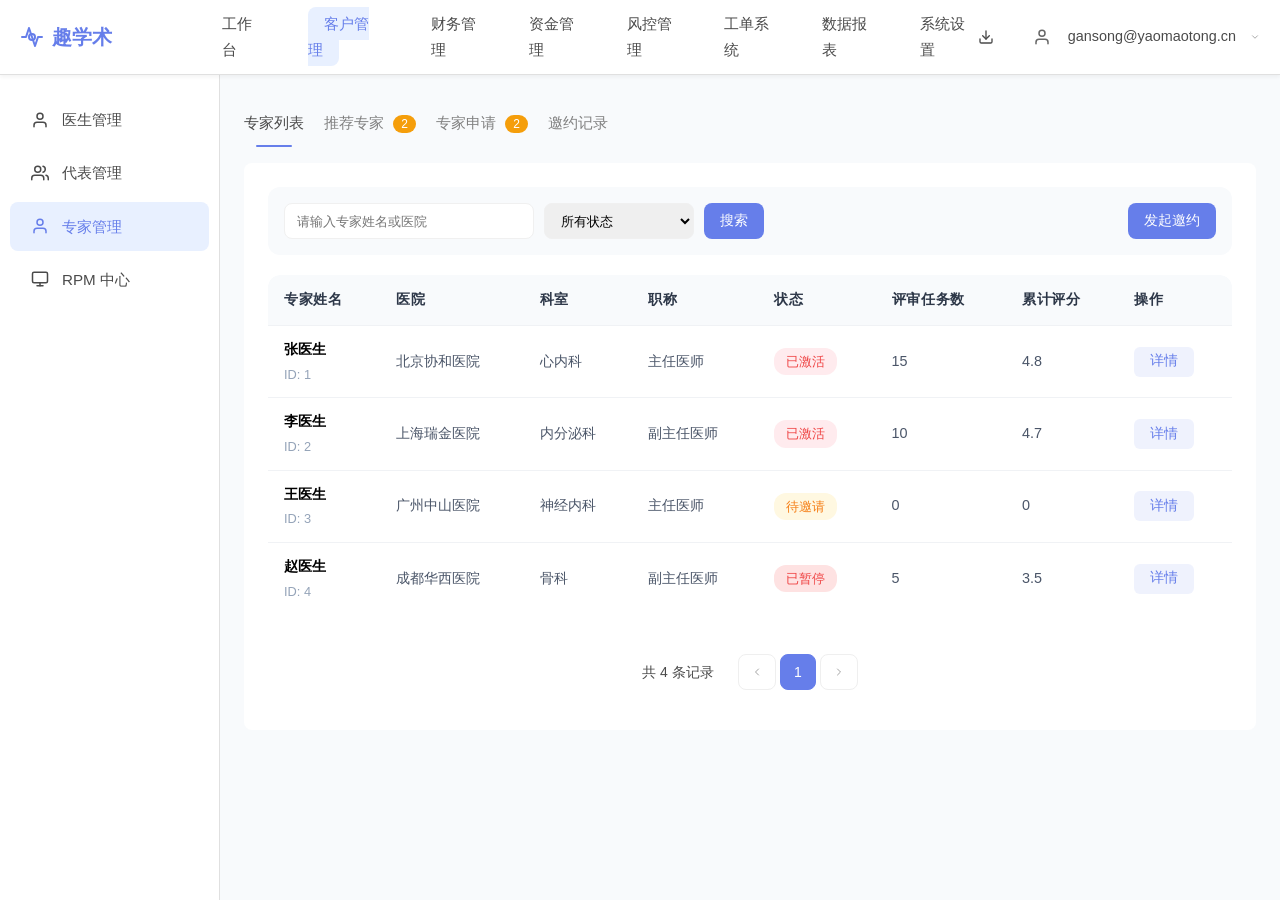
<file: html/expert-management.html>
<!DOCTYPE html>
<html lang="zh-CN">
<head>
        <meta charset="UTF-8">
        <meta name="viewport" content="width=device-width, initial-scale=1.0">
        <title>专家管理 - 趣学术CRM</title>
        <link rel="stylesheet" href="../css/base.css">
        <link rel="stylesheet" href="../css/medical-podcast.css">
    </head>
<body>
    <!-- 组件加载已移至script.js模块化管理 -->

    <!-- 顶部导航栏占位符 -->
    <div id="header-placeholder"></div>

    <!-- 主体布局 -->
    <div class="main-container">
        <!-- 左侧侧边栏占位符 -->
        <div id="sidebar-placeholder"></div>

        <!-- 右侧主要内容区域 -->
        <main class="content-area">
            <!-- 标签页 -->
            <div class="content-tabs">
                <div class="tab-item active" data-tab="expert-list">
                    专家列表
                </div>
                <div class="tab-item" data-tab="recommended-experts">推荐专家 <span style="background-color: #f59e0b; color: white; font-size: 12px; padding: 2px 8px; border-radius: 10px; margin-left: 5px;">2</span></div>
                <div class="tab-item" data-tab="expert-applications">专家申请 <span style="background-color: #f59e0b; color: white; font-size: 12px; padding: 2px 8px; border-radius: 10px; margin-left: 5px;">2</span></div>
                <div class="tab-item" data-tab="invitation-records">邀约记录</div>
            </div>

            <!-- 白色背景容器，包含所有内容 -->
            <div class="white-content-container">
                <!-- 专家列表内容 -->
                <div class="tab-content active" id="content-expert-list">
                    <!-- 功能区一行展示 -->
                    <div style="display: flex; flex-wrap: wrap; justify-content: space-between; align-items: center; margin-bottom: 20px; background-color: #f8fafc; padding: 16px; border-radius: var(--radius-lg);">
                        <!-- 左侧：搜索和筛选区域 -->
                        <div style="display: flex; align-items: center; gap: 10px;">
                            <input type="text" placeholder="请输入专家姓名或医院" style="width: 250px; height: 36px; padding: 0 12px; border: 1px solid var(--border-light); border-radius: var(--radius-md);">
                            <select style="width: 150px; height: 36px; padding: 0 12px; border: 1px solid var(--border-light); border-radius: var(--radius-md);">
                                <option value="all">所有状态</option>
                                <option value="active">已激活</option>
                                <option value="pending">待邀请</option>
                                <option value="rejected">已拒绝</option>
                                <option value="suspended">已暂停</option>
                            </select>
                            <button class="btn btn-primary" style="height: 36px; padding: 0 16px;">搜索</button>
                        </div>

                        <!-- 右侧：操作按钮区域 -->
                        <button class="btn btn-primary" onclick="location.href='expert-invite.html'" style="height: 36px; padding: 0 16px;">发起邀约</button>
                    </div>

                    <!-- 专家列表表格 -->
                    <div class="table-container">
                        <table class="data-table record-table">
                            <thead>
                                <tr>
                                    <th>专家姓名</th>
                                    <th>医院</th>
                                    <th>科室</th>
                                    <th>职称</th>
                                    <th>状态</th>
                                    <th>评审任务数</th>
                                    <th>累计评分</th>
                                    <th>操作</th>
                                </tr>
                            </thead>
                            <tbody>
                                <!-- 专家列表数据 -->
                                <tr>
                                    <td>
                                        <div class="material-title">张医生</div>
                                        <div class="activity-id">ID: 1</div>
                                    </td>
                                    <td>北京协和医院</td>
                                    <td>心内科</td>
                                    <td>主任医师</td>
                                    <td><span class="status-tag active">已激活</span></td>
                                    <td>15</td>
                                    <td>4.8</td>
                                    <td>
                                        <a href="expert-detail.html?id=1" class="action-btn view">详情</a>
                                    </td>
                                </tr>
                                <tr>
                                    <td>
                                        <div class="material-title">李医生</div>
                                        <div class="activity-id">ID: 2</div>
                                    </td>
                                    <td>上海瑞金医院</td>
                                    <td>内分泌科</td>
                                    <td>副主任医师</td>
                                    <td><span class="status-tag active">已激活</span></td>
                                    <td>10</td>
                                    <td>4.7</td>
                                    <td>
                                        <a href="expert-detail.html?id=2" class="action-btn view">详情</a>
                                    </td>
                                </tr>
                                <tr class="pending-row">
                                    <td>
                                        <div class="material-title">王医生</div>
                                        <div class="activity-id">ID: 3</div>
                                    </td>
                                    <td>广州中山医院</td>
                                    <td>神经内科</td>
                                    <td>主任医师</td>
                                    <td><span class="status-tag pending">待邀请</span></td>
                                    <td>0</td>
                                    <td>0</td>
                                    <td>
                                        <a href="expert-detail.html?id=3" class="action-btn view">详情</a>
                                    </td>
                                </tr>
                                <tr class="pending-row">
                                    <td>
                                        <div class="material-title">赵医生</div>
                                        <div class="activity-id">ID: 4</div>
                                    </td>
                                    <td>成都华西医院</td>
                                    <td>骨科</td>
                                    <td>副主任医师</td>
                                    <td><span class="status-tag failed">已暂停</span></td>
                                    <td>5</td>
                                    <td>3.5</td>
                                    <td>
                                        <a href="expert-detail.html?id=4" class="action-btn view">详情</a>
                                    </td>
                                </tr>
                            </tbody>
                        </table>
                    </div>

                    <!-- 分页控件 -->
                    <div class="pagination">
                        <div class="pagination-info">
                            共 4 条记录
                        </div>
                        <div class="pagination-buttons">
                            <button class="page-btn" disabled>
                                <svg width="12" height="12" viewBox="0 0 24 24" fill="none" stroke="currentColor" stroke-width="2" stroke-linecap="round" stroke-linejoin="round">
                                    <polyline points="15 18 9 12 15 6"></polyline>
                                </svg>
                            </button>
                            <button class="page-btn active">1</button>
                            <button class="page-btn" disabled>
                                <svg width="12" height="12" viewBox="0 0 24 24" fill="none" stroke="currentColor" stroke-width="2" stroke-linecap="round" stroke-linejoin="round">
                                    <polyline points="9 18 15 12 9 6"></polyline>
                                </svg>
                            </button>
                        </div>
                    </div>
                </div>

                <!-- 推荐专家内容 -->
                <div class="tab-content" id="content-recommended-experts" style="display: none;">
                    <!-- 功能区一行展示 -->
                    <div style="display: flex; flex-wrap: wrap; justify-content: space-between; align-items: center; margin-bottom: 20px; background-color: #f8fafc; padding: 16px; border-radius: var(--radius-lg);">
                        <!-- 左侧：搜索和筛选区域 -->
                        <div style="display: flex; align-items: center; gap: 10px;">
                            <input type="text" placeholder="请输入专家姓名或医院" style="width: 250px; height: 36px; padding: 0 12px; border: 1px solid var(--border-light); border-radius: var(--radius-md);">
                            <select style="width: 150px; height: 36px; padding: 0 12px; border: 1px solid var(--border-light); border-radius: var(--radius-md);">
                                <option value="all">所有状态</option>
                                <option value="pending">已邀请</option>
                                <option value="qualified">待邀请</option>
                                <option value="unqualified">拒绝邀请</option>
                            </select>
                            <button class="btn btn-primary" style="height: 36px; padding: 0 16px;">搜索</button>
                        </div>
                    </div>

                    <!-- 推荐专家列表表格 -->
                    <div class="table-container">
                        <table class="data-table record-table">
                            <thead>
                                <tr>
                                    <th>专家姓名</th>
                                    <th>医院</th>
                                    <th>科室</th>
                                    <th>推荐企业</th>
                                    <th>推荐时间</th>
                                    <th>推荐理由</th>
                                    <th>状态</th>
                                    <th>操作</th>
                                </tr>
                            </thead>
                            <tbody>
                                <!-- 推荐专家列表数据 -->
                                <tr>
                                    <td>
                                        <div class="material-title">刘医生</div>
                                        <div class="activity-id">ID: 5</div>
                                    </td>
                                    <td>北京301医院</td>
                                    <td>骨科</td>
                                    <td>齐鲁制药 - 浙江分公司</td>
                                    <td>2025-11-29 14:30:00</td>
                                    <td>骨科领域权威专家，具有丰富的评审经验</td>
                                    <td><span class="status-tag pending">待邀请</span></td>
                                    <td>
                                        <a href="expert-detail.html?id=5" class="action-btn view">详情</a>
                                    </td>
                                </tr>
                                <tr>
                                    <td>
                                        <div class="material-title">陈医生</div>
                                        <div class="activity-id">ID: 6</div>
                                    </td>
                                    <td>上海华山医院</td>
                                    <td>神经外科</td>
                                    <td>达因药业有限公司</td>
                                    <td>2025-12-29 14:30:00</td>
                                    <td>神经外科领域知名专家，发表多篇高质量论文</td>
                                    <td><span class="status-tag pending">待邀请</span></td>
                                    <td>
                                        <a href="expert-detail.html?id=6" class="action-btn view">详情</a>
                                    </td>
                                </tr>
                            </tbody>
                        </table>
                    </div>

                    <!-- 分页控件 -->
                    <div class="pagination">
                        <div class="pagination-info">
                            共 2 条记录
                        </div>
                        <div class="pagination-buttons">
                            <button class="page-btn" disabled>
                                <svg width="12" height="12" viewBox="0 0 24 24" fill="none" stroke="currentColor" stroke-width="2" stroke-linecap="round" stroke-linejoin="round">
                                    <polyline points="15 18 9 12 15 6"></polyline>
                                </svg>
                            </button>
                            <button class="page-btn active">1</button>
                            <button class="page-btn" disabled>
                                <svg width="12" height="12" viewBox="0 0 24 24" fill="none" stroke="currentColor" stroke-width="2" stroke-linecap="round" stroke-linejoin="round">
                                    <polyline points="9 18 15 12 9 6"></polyline>
                                </svg>
                            </button>
                        </div>
                    </div>
                </div>

                <!-- 专家申请内容 -->
                <div class="tab-content" id="content-expert-applications" style="display: none;">
                    <!-- 功能区一行展示 -->
                    <div style="display: flex; flex-wrap: wrap; justify-content: space-between; align-items: center; margin-bottom: 20px; background-color: #f8fafc; padding: 16px; border-radius: var(--radius-lg);">
                        <!-- 左侧：搜索和筛选区域 -->
                        <div style="display: flex; align-items: center; gap: 10px;">
                            <input type="text" placeholder="请输入医生姓名或医院" style="width: 250px; height: 36px; padding: 0 12px; border: 1px solid var(--border-light); border-radius: var(--radius-md);">
                            <select style="width: 150px; height: 36px; padding: 0 12px; border: 1px solid var(--border-light); border-radius: var(--radius-md);">
                                <option value="all">所有状态</option>
                                <option value="pending">待审核</option>
                                <option value="approved">审核通过</option>
                                <option value="rejected">审核拒绝</option>
                            </select>
                            <button class="btn btn-primary" style="height: 36px; padding: 0 16px;">搜索</button>
                        </div>
                    </div>

                    <!-- 专家申请列表表格 -->
                    <div class="table-container">
                        <table class="data-table record-table">
                            <thead>
                                <tr>
                                    <th>医生姓名</th>
                                    <th>医院</th>
                                    <th>科室</th>
                                    <th>申请时间</th>
                                    <th>状态</th>
                                    <th>操作</th>
                                </tr>
                            </thead>
                            <tbody>
                                <!-- 专家申请列表数据 -->
                                <tr>
                                    <td>
                                        <div class="material-title">杨医生</div>
                                        <div class="activity-id">ID: 7</div>
                                    </td>
                                    <td>广州南方医院</td>
                                    <td>呼吸内科</td>
                                    <td>2025-12-29 15:30:00</td>
                                    
                                    <td><span class="status-tag pending">待审核</span></td>
                                    <td>
                                        <a href="expert-application-detail.html?id=7" class="action-btn view">查看详情</a>
                                    </td>
                                </tr>
                                <tr>
                                    <td>
                                        <div class="material-title">黄医生</div>
                                        <div class="activity-id">ID: 8</div>
                                    </td>
                                    <td>成都华西医院</td>
                                    <td>消化内科</td>
                                    <td>2025-12-29 14:30:00</td>
                                    
                                    <td><span class="status-tag pending">待审核</span></td>
                                    <td>
                                        <a href="expert-application-detail.html?id=8" class="action-btn view">查看详情</a>
                                    </td>
                                </tr>
                            </tbody>
                        </table>
                    </div>

                    <!-- 分页控件 -->
                    <div class="pagination">
                        <div class="pagination-info">
                            共 2 条记录
                        </div>
                        <div class="pagination-buttons">
                            <button class="page-btn" disabled>
                                <svg width="12" height="12" viewBox="0 0 24 24" fill="none" stroke="currentColor" stroke-width="2" stroke-linecap="round" stroke-linejoin="round">
                                    <polyline points="15 18 9 12 15 6"></polyline>
                                </svg>
                            </button>
                            <button class="page-btn active">1</button>
                            <button class="page-btn" disabled>
                                <svg width="12" height="12" viewBox="0 0 24 24" fill="none" stroke="currentColor" stroke-width="2" stroke-linecap="round" stroke-linejoin="round">
                                    <polyline points="9 18 15 12 9 6"></polyline>
                                </svg>
                            </button>
                        </div>
                    </div>
                </div>

                <!-- 邀约记录内容 -->
                <div class="tab-content" id="content-invitation-records" style="display: none;">
                    <!-- 统计概览区域 -->
                    <div style="display: flex; gap: 20px; margin-bottom: 20px; flex-wrap: wrap;">
                        <!-- 总邀约数 -->
                        <div style="flex: 1; min-width: 150px; background-color: white; padding: 20px; border-radius: var(--radius-lg); border: 1px solid #f1f5f9;">
                            <div style="font-size: 14px; color: var(--text-tertiary); margin-bottom: 8px;">总邀约数</div>
                            <div style="font-size: 24px; font-weight: 600; color: var(--text-primary);">28</div>
                        </div>
                        
                        <!-- 待处理邀约 -->
                        <div style="flex: 1; min-width: 150px; background-color: white; padding: 20px; border-radius: var(--radius-lg); border: 1px solid #f1f5f9;">
                            <div style="font-size: 14px; color: var(--text-tertiary); margin-bottom: 8px;">待处理邀约</div>
                            <div style="font-size: 24px; font-weight: 600; color: var(--warning-color);">12</div>
                        </div>
                        
                        <!-- 已接受邀约 -->
                        <div style="flex: 1; min-width: 150px; background-color: white; padding: 20px; border-radius: var(--radius-lg); border: 1px solid #f1f5f9;">
                            <div style="font-size: 14px; color: var(--text-tertiary); margin-bottom: 8px;">已接受邀约</div>
                            <div style="font-size: 24px; font-weight: 600; color: var(--success-color);">10</div>
                        </div>
                        
                        <!-- 已拒绝邀约 -->
                        <div style="flex: 1; min-width: 150px; background-color: white; padding: 20px; border-radius: var(--radius-lg); border: 1px solid #f1f5f9;">
                            <div style="font-size: 14px; color: var(--text-tertiary); margin-bottom: 8px;">已拒绝邀约</div>
                            <div style="font-size: 24px; font-weight: 600; color: var(--error-color);">6</div>
                        </div>
                    </div>
                    
                    <!-- 筛选和搜索区域 - 与列表紧密关联 -->
                    <div style="display: flex; flex-wrap: wrap; justify-content: space-between; align-items: center; margin-bottom: 20px; background-color: #f8fafc; padding: 16px; border-radius: var(--radius-lg);">
                        <!-- 左侧：筛选条件 -->
                        <div style="display: flex; align-items: center; gap: 10px; flex-wrap: wrap;">

                            <!-- 搜索功能 -->
                            <div style="display: flex; align-items: center;">
                                <input type="text" id="inviteSearch" placeholder="请输入专家姓名或医院" style="width: 200px; height: 36px; padding: 0 12px; border: 1px solid var(--border-light); border-radius: var(--radius-md);">
                            </div>

                            <!-- 邀约状态筛选 -->
                            <div style="display: flex; align-items: center;">
                                <select id="inviteStatus" style="width: 120px; height: 36px; padding: 0 12px; border: 1px solid var(--border-light); border-radius: var(--radius-md);">
                                    <option value="all">全部状态</option>
                                    <option value="pending">待处理</option>
                                    <option value="accepted">已接受</option>
                                    <option value="rejected">已拒绝</option>
                                    <option value="expired">已过期</option>
                                    <option value="cancelled">已取消</option>
                                </select>
                            </div>

                            <!-- 搜索按钮 -->
                            <button type="button" id="searchBtn" style="height: 36px; padding: 0 16px; background-color: var(--primary-color); color: white; border: none; border-radius: var(--radius-md); cursor: pointer;">搜索</button>
                        </div>
                    </div>
                    
                    <!-- 邀约记录列表 -->
                    <div class="table-container">
                        <table class="data-table record-table">
                            <thead>
                                <tr>
                                    <th>专家信息</th>
                                    <th>邀约主题</th>
                                    <th>邀约时间</th>
                                    <th>邀约状态</th>
                                    <th>操作</th>
                                </tr>
                            </thead>
                            <tbody id="inviteRecordsList">
                                <!-- 模拟邀约记录 -->
                                <tr>
                                    <td>
                                        <div class="material-title">张医生</div>
                                        <div class="activity-id">北京协和医院 | 心内科 | 主任医师</div>
                                    </td>
                                    <td>诚邀您成为趣学术平台评审专家</td>
                                    <td>2025-12-30 10:00:00</td>
                                    <td><span class="status-tag pending">待处理</span></td>
                                    <td>
                                        <button class="action-btn delete" onclick="cancelInvite(1)">取消邀约</button>
                                    </td>
                                </tr>
                                <tr>
                                    <td>
                                        <div class="material-title">李医生 <span style="color: #10b981; font-size: 12px; margin-left: 5px;">(已成为专家)</span></div>
                                        <div class="activity-id">上海瑞金医院 | 内分泌科 | 副主任医师</div>
                                    </td>
                                    <td>诚邀您成为趣学术平台评审专家</td>
                                    <td>2025-12-29 14:30:00</td>
                                    <td><span class="status-tag approved">已接受</span></td>
                                    <td>
                                    </td>
                                </tr>
                                <tr>
                                    <td>
                                        <div class="material-title">王医生 <span style="color: #10b981; font-size: 12px; margin-left: 5px;">(已成为专家)</span></div>
                                        <div class="activity-id">广州中山医院 | 神经内科 | 主任医师</div>
                                    </td>
                                    <td>诚邀您成为趣学术平台评审专家</td>
                                    <td>2025-12-28 09:15:00</td>
                                    <td><span class="status-tag failed">已拒绝</span></td>
                                    <td>
                                    </td>
                                </tr>
                                <tr>
                                    <td>
                                        <div class="material-title">赵医生</div>
                                        <div class="activity-id">成都华西医院 | 骨科 | 副主任医师</div>
                                    </td>
                                    <td>诚邀您成为趣学术平台评审专家</td>
                                    <td>2025-12-27 16:45:00</td>
                                    <td><span class="status-tag ended">已过期</span></td>
                                    <td>
                                        <button class="action-btn" onclick="reinviteExpert(4)">重新邀约</button>
                                    </td>
                                </tr>
                                <tr>
                                    <td>
                                        <div class="material-title">刘医生</div>
                                        <div class="activity-id">北京301医院 | 呼吸科 | 主任医师</div>
                                    </td>
                                    <td>诚邀您成为趣学术平台评审专家</td>
                                    <td>2025-12-26 11:20:00</td>
                                    <td><span class="status-tag ended">已取消</span></td>
                                    <td>
                                        <button class="action-btn" onclick="reinviteExpert(5)">重新邀约</button>
                                    </td>
                                </tr>
                            </tbody>
                        </table>
                    </div>
                    
                    <!-- 分页控件 -->
                    <div class="pagination">
                        <div class="pagination-info">
                            共 28 条记录
                        </div>
                        <div class="pagination-buttons">
                            <button class="page-btn" disabled>
                                <svg width="12" height="12" viewBox="0 0 24 24" fill="none" stroke="currentColor" stroke-width="2" stroke-linecap="round" stroke-linejoin="round">
                                    <polyline points="15 18 9 12 15 6"></polyline>
                                </svg>
                            </button>
                            <button class="page-btn active">1</button>
                            <button class="page-btn">2</button>
                            <button class="page-btn">3</button>
                            <button class="page-btn">
                                <svg width="12" height="12" viewBox="0 0 24 24" fill="none" stroke="currentColor" stroke-width="2" stroke-linecap="round" stroke-linejoin="round">
                                    <polyline points="9 18 15 12 9 6"></polyline>
                                </svg>
                            </button>
                        </div>
                    </div>
                </div>


            </div>
        </main>
    </div>

    <script src="../js/script.js"></script>
    <script>
        // 邀约记录相关功能
        
        // 查看专家资料
        function viewExpertProfile(expertId) {
            // 这里应该跳转到专家详情页面或弹出专家资料模态框
            alert('查看专家ID: ' + expertId + ' 的资料');
            // 实际实现中应该跳转到专家详情页面
        }
        
        // 重新邀约专家
        function reinviteExpert(inviteId) {
            if (confirm('确定要重新邀约该专家吗？')) {
                // 这里应该调用重新邀约的API
                alert('已发起重新邀约，邀约ID: ' + inviteId);
                // 实际实现中应该更新邀约记录状态
            }
        }
        
        // 取消邀约
        function cancelInvite(inviteId) {
            if (confirm('确定要取消该邀约吗？')) {
                // 这里应该调用取消邀约的API
                alert('已取消邀约，邀约ID: ' + inviteId);
                // 实际实现中应该更新邀约记录状态
            }
        }
        
        // 搜索功能
        document.getElementById('searchBtn').addEventListener('click', function() {
            const searchTerm = document.getElementById('inviteSearch').value.trim();
            const inviteStatus = document.getElementById('inviteStatus').value;
            
            // 这里应该调用搜索API，根据条件筛选邀约记录
            alert('搜索条件：\n关键词：' + searchTerm + '\n邀约状态：' + inviteStatus);
            // 实际实现中应该根据搜索条件更新表格数据
        });
        
        // 标签页切换时的处理
        document.querySelectorAll('.tab-item').forEach(tab => {
            tab.addEventListener('click', () => {
                const targetTab = tab.dataset.tab;
                
                // 移除所有激活状态
                document.querySelectorAll('.tab-item').forEach(t => t.classList.remove('active'));
                document.querySelectorAll('.tab-content').forEach(c => c.classList.remove('active'));
                
                // 添加当前激活状态
                tab.classList.add('active');
                document.getElementById(`content-${targetTab}`).classList.add('active');
            });
        });
    </script>
</body>
</html>
</file>
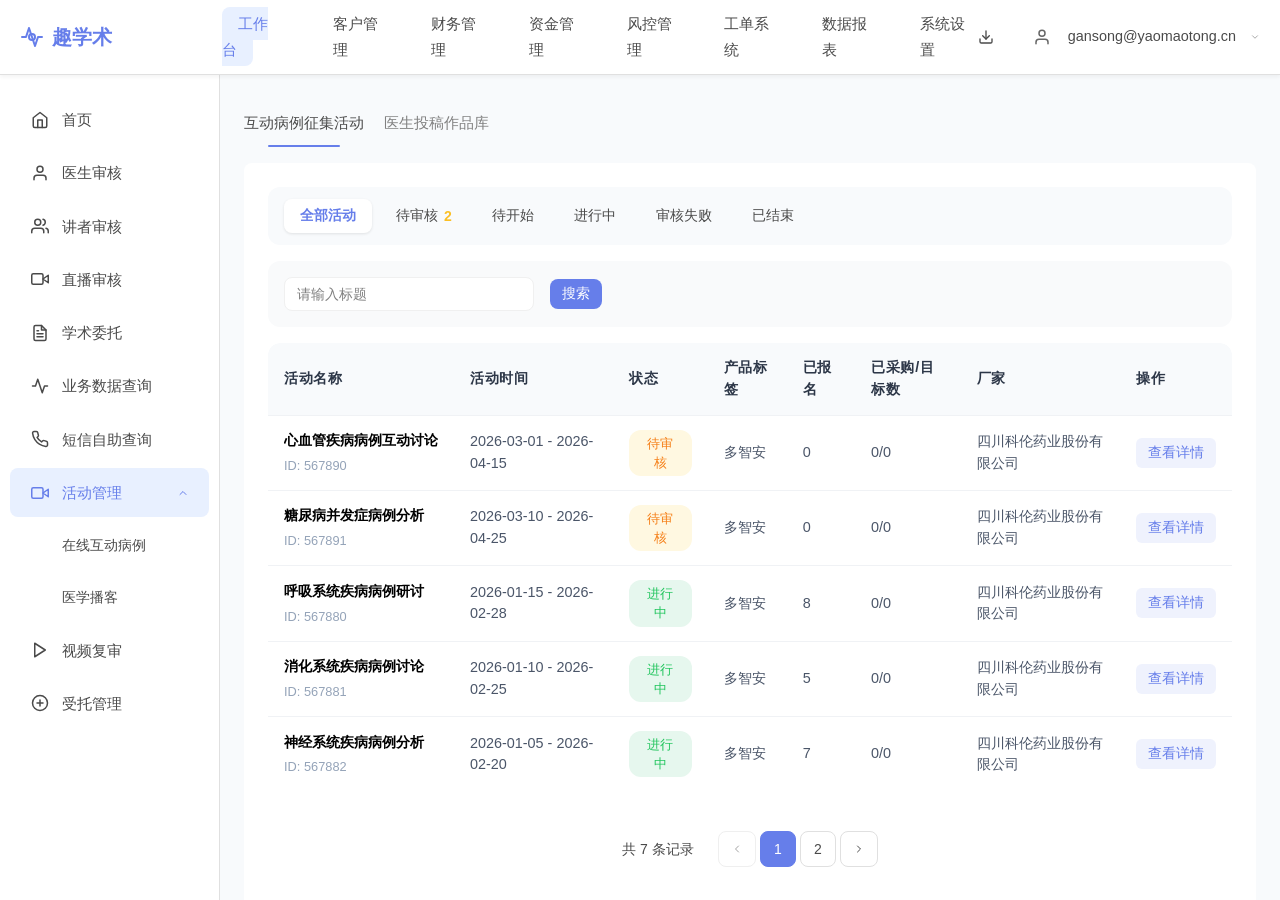
<file: html/interactive-case.html>
<!DOCTYPE html>
<html lang="zh-CN">
<head>
    <meta charset="UTF-8">
    <meta name="viewport" content="width=device-width, initial-scale=1.0">
    <title>在线病例互动 - 趣学术CRM</title>
    <link rel="stylesheet" href="../css/base.css">
    <link rel="stylesheet" href="../css/medical-podcast.css">
</head>
<body>
    <!-- 组件加载已移至script.js模块化管理 -->

    <!-- 顶部导航栏占位符 -->
    <div id="header-placeholder"></div>

    <!-- 主体布局 -->
    <div class="main-container">
        <!-- 左侧侧边栏占位符 -->
        <div id="sidebar-placeholder"></div>

        <!-- 右侧主要内容区域 -->
        <main class="content-area">
            <!-- 标签页 -->
            <div class="content-tabs">
                <div class="tab-item active" data-tab="interactive-activity">
                    互动病例征集活动
                </div>
                <div class="tab-item" data-tab="solicitation-content">医生投稿作品库</div>
            </div>
            
            <!-- 白色背景容器，包含所有内容 -->
            <div class="white-content-container">
                <!-- 在线病例互动活动内容 -->
                <div class="tab-content active" id="content-interactive-activity">

                    <!-- 快速筛选按钮 -->
                    <div class="quick-filters">
                        <button class="filter-btn active" data-status="all">
                            全部活动
                        </button>
                        <button class="filter-btn" data-status="pending">
                            待审核 <span class="filter-count">2</span>
                        </button>
                        <button class="filter-btn" data-status="not-started">
                            待开始
                        </button>
                        <button class="filter-btn" data-status="in-progress">
                            进行中
                        </button>
                        <button class="filter-btn" data-status="failed">
                            审核失败
                        </button>
                        <button class="filter-btn" data-status="completed">
                            已结束
                        </button>
                    </div>

                    <!-- 搜索区域 -->
                    <div class="search-section">
                        <div class="filter-item">
                            <input type="text" placeholder="请输入标题" style="width: 250px; vertical-align: middle;">
                        </div>
                        
                        <div class="filter-item">
                            <button class="btn btn-primary search-btn" style="vertical-align: middle;">搜索</button>
                        </div>
                    </div>

                    <!-- 活动列表表格 -->
                    <div class="table-container">
                        <table class="data-table record-table">
                            <thead>
                                <tr>
                                    <th>活动名称</th>
                                    <th>活动时间</th>
                                    <th>状态</th>
                                    <th>产品标签</th>
                                    <th>已报名</th>
                                    <th>已采购/目标数</th>
                                    <th>厂家</th>
                                    <th>操作</th>
                                </tr>
                            </thead>
                            <tbody>
                                <!-- 待审核活动 -->
                                <tr class="pending-row">
                                    <td>
                                        <div class="material-title">
                                            <a href="#" class="activity-link">心血管疾病病例互动讨论</a>
                                        </div>
                                        <div class="activity-id">ID: 567890</div>
                                    </td>
                                    <td>2026-03-01 - 2026-04-15</td>
                                    <td><span class="status-tag pending">待审核</span></td>
                                    <td>多智安</td>
                                    <td>0</td>
                                    <td>0/0</td>
                                    <td>四川科伦药业股份有限公司</td>
                                    <td>
                                        <a href="interactive-case-detail.html" class="action-btn view">查看详情</a>
                                    </td>
                                </tr>
                                <tr class="pending-row">
                                    <td>
                                        <div class="material-title">
                                            <a href="#" class="activity-link">糖尿病并发症病例分析</a>
                                        </div>
                                        <div class="activity-id">ID: 567891</div>
                                    </td>
                                    <td>2026-03-10 - 2026-04-25</td>
                                    <td><span class="status-tag pending">待审核</span></td>
                                    <td>多智安</td>
                                    <td>0</td>
                                    <td>0/0</td>
                                    <td>四川科伦药业股份有限公司</td>
                                    <td>
                                        <a href="interactive-case-detail.html" class="action-btn view">查看详情</a>
                                    </td>
                                </tr>
                                <!-- 进行中活动 -->
                                <tr>
                                    <td>
                                    <div class="material-title">
                                        <a href="#" class="activity-link">呼吸系统疾病病例研讨</a>
                                    </div>
                                    <div class="activity-id">ID: 567880</div>
                                </td>
                                    <td>2026-01-15 - 2026-02-28</td>
                                    <td><span class="status-tag in-progress">进行中</span></td>
                                    <td>多智安</td>
                                    <td>8</td>
                                    <td>0/0</td>
                                    <td>四川科伦药业股份有限公司</td>
                                    <td>
                                        <a href="interactive-case-detail.html" class="action-btn view">查看详情</a>
                                    </td>
                                </tr>
                                <tr>
                                    <td>
                                    <div class="material-title">
                                        <a href="#" class="activity-link">消化系统疾病病例讨论</a>
                                    </div>
                                    <div class="activity-id">ID: 567881</div>
                                </td>
                                    <td>2026-01-10 - 2026-02-25</td>
                                    <td><span class="status-tag in-progress">进行中</span></td>
                                    <td>多智安</td>
                                    <td>5</td>
                                    <td>0/0</td>
                                    <td>四川科伦药业股份有限公司</td>
                                    <td>
                                        <a href="interactive-case-detail.html" class="action-btn view">查看详情</a>
                                    </td>
                                </tr>
                                <tr>
                                    <td>
                                    <div class="material-title">
                                        <a href="#" class="activity-link">神经系统疾病病例分析</a>
                                    </div>
                                    <div class="activity-id">ID: 567882</div>
                                </td>
                                    <td>2026-01-05 - 2026-02-20</td>
                                    <td><span class="status-tag in-progress">进行中</span></td>
                                    <td>多智安</td>
                                    <td>7</td>
                                    <td>0/0</td>
                                    <td>四川科伦药业股份有限公司</td>
                                    <td>
                                        <a href="interactive-case-detail.html" class="action-btn view">查看详情</a>
                                    </td>
                                </tr>
                            </tbody>
                        </table>
                    </div>

                    <!-- 分页控件 -->
                    <div class="pagination">
                        <div class="pagination-info">
                            共 7 条记录
                        </div>
                        <div class="pagination-buttons">
                            <button class="page-btn" disabled>
                                <svg width="12" height="12" viewBox="0 0 24 24" fill="none" stroke="currentColor" stroke-width="2" stroke-linecap="round" stroke-linejoin="round">
                                    <polyline points="15 18 9 12 15 6"></polyline>
                                </svg>
                            </button>
                            <button class="page-btn active">1</button>
                            <button class="page-btn">2</button>
                            <button class="page-btn">
                                <svg width="12" height="12" viewBox="0 0 24 24" fill="none" stroke="currentColor" stroke-width="2" stroke-linecap="round" stroke-linejoin="round">
                                    <polyline points="9 18 15 12 9 6"></polyline>
                                </svg>
                            </button>
                        </div>
                    </div>
                </div>

                <!-- 征集内容 -->
                <div class="tab-content" id="content-solicitation-content" style="display: none;">
                    <!-- 快速筛选按钮 -->
                    <div class="quick-filters">
                        <button class="filter-btn active" data-status="all">
                            全部征集内容
                        </button>
                        <button class="filter-btn" data-status="pending">
                            待审核 <span class="filter-count">3</span>
                        </button>
                        <button class="filter-btn" data-status="approved">
                            已通过
                        </button>
                        <button class="filter-btn" data-status="rejected">
                            已拒绝
                        </button>
                        <button class="filter-btn" data-status="paid">
                            已打款
                        </button>
                        <button class="filter-btn" data-status="unpaid">
                            未打款
                        </button>
                    </div>

                    <!-- 搜索区域 -->
                    <div class="search-section">
                        <div class="filter-item">
                            <input type="text" placeholder="请输入标题、ID或作者" style="width: 300px;">
                        </div>
                        <div class="filter-item">
                            <input type="text" placeholder="请输入申请组织名称" style="width: 250px;">
                            <button class="btn btn-primary search-btn" style="margin-left: 10px;">搜索</button>
                        </div>
                        <div class="filter-item" style="margin-left: auto;">
                            <button class="btn btn-secondary">导出数据</button>
                        </div>
                    </div>

                    <!-- 征集内容列表表格 -->
                    <div class="table-container">
                        <table class="data-table record-table">
                            <thead>
                                <tr>
                                    <th>病例标题</th>
                                    <th>作者</th>
                                    <th>职称</th>
                                    <th>病例互动采购费</th>
                                    <th>审核提交时间</th>
                                    <th>企业名称</th>
                                    <th>申请组织</th>
                                    <th>审核状态</th>
                                    <th class="action-buttons-cell">操作</th>
                                </tr>
                            </thead>
                            <tbody>
                                <!-- 待审核征集内容 -->
                                <tr class="pending-row">
                                    <td>
                                        <div class="material-title">
                                            <a href="#" class="activity-link">复杂冠心病病例分析</a>
                                        </div>
                                        <div class="activity-id">ID: 6001</div>
                                    </td>
                                    <td>张医生</td>
                                    <td>主任医师</td>
                                    <td>¥6,000.00</td>
                                    <td>2026-01-05 14:30:00</td>
                                    <td>四川科伦药业股份有限公司</td>
                                    <td class="org-application">山东齐鲁制药集团</td>
                                    <td><span class="status-tag pending">待审核</span></td>
                                    <td>
                                        <a href="case-review-detail.html" class="action-btn view">查看详情</a>
                                    </td>
                                </tr>
                                <tr class="pending-row">
                                    <td>
                                        <div class="material-title">
                                            <a href="#" class="activity-link">2型糖尿病合并肾病病例讨论</a>
                                        </div>
                                        <div class="activity-id">ID: 6002</div>
                                    </td>
                                    <td>李医生</td>
                                    <td>副主任医师</td>
                                    <td>¥5,500.00</td>
                                    <td>2026-01-04 09:15:00</td>
                                    <td>北京同仁堂股份有限公司</td>
                                    <td class="org-application">山东齐鲁制药集团</td>
                                    <td><span class="status-tag pending">待审核</span></td>
                                    <td>
                                        <a href="case-review-detail.html" class="action-btn view">查看详情</a>
                                    </td>
                                </tr>
                                <tr class="pending-row">
                                    <td>
                                        <div class="material-title">
                                            <a href="#" class="activity-link">慢性阻塞性肺疾病急性加重</a>
                                        </div>
                                        <div class="activity-id">ID: 6003</div>
                                    </td>
                                    <td>王医生</td>
                                    <td>主任医师</td>
                                    <td>¥5,000.00</td>
                                    <td>2026-01-03 16:45:00</td>
                                    <td>上海医药集团股份有限公司</td>
                                    <td class="org-application">山东齐鲁制药集团</td>
                                    <td><span class="status-tag pending">待审核</span></td>
                                    <td>
                                        <a href="case-review-detail.html" class="action-btn view">查看详情</a>
                                    </td>
                                </tr>
                                <!-- 已通过征集内容 -->
                                <tr>
                                    <td>
                                        <div class="material-title">
                                            <a href="#" class="activity-link">胃癌术后化疗方案选择病例讨论</a>
                                        </div>
                                        <div class="activity-id">ID: 5999</div>
                                    </td>
                                    <td>赵医生</td>
                                    <td>主任医师</td>
                                    <td>¥6,500.00</td>
                                    <td>2026-01-02 10:20:00</td>
                                    <td>华润三九医药股份有限公司</td>
                                    <td class="org-application">山东齐鲁制药集团</td>
                                    <td><span class="status-tag in-progress">已通过</span></td>
                                    <td>
                                        <a href="case-review-detail.html" class="action-btn view">查看详情</a>
                                    </td>
                                </tr>
                                <tr>
                                    <td>
                                        <div class="material-title">
                                            <a href="#" class="activity-link">脑卒中后遗症康复治疗病例分析</a>
                                        </div>
                                        <div class="activity-id">ID: 5998</div>
                                    </td>
                                    <td>孙医生</td>
                                    <td>副主任医师</td>
                                    <td>¥5,800.00</td>
                                    <td>2026-01-01 15:10:00</td>
                                    <td>云南白药集团股份有限公司</td>
                                    <td class="org-application">山东齐鲁制药集团</td>
                                    <td><span class="status-tag in-progress">已打款</span></td>
                                    <td>
                                        <a href="case-review-detail.html" class="action-btn view">查看详情</a>
                                    </td>
                                </tr>
                                <!-- 已拒绝征集内容 -->
                                <tr>
                                    <td>
                                        <div class="material-title">
                                            <a href="#" class="activity-link">高血压危象急救处理病例分析</a>
                                        </div>
                                        <div class="activity-id">ID: 5997</div>
                                    </td>
                                    <td>周医生</td>
                                    <td>主治医师</td>
                                    <td>¥5,200.00</td>
                                    <td>2025-12-30 11:45:00</td>
                                    <td>广州白云山医药集团股份</td>
                                    <td class="org-application">山东齐鲁制药集团</td>
                                    <td><span class="status-tag pending">已拒绝</span></td>
                                    <td>
                                        <a href="case-review-detail.html" class="action-btn view">查看详情</a>
                                    </td>
                                </tr>
                                <!-- 未打款征集内容 -->
                                <tr>
                                    <td>
                                        <div class="material-title">
                                            <a href="#" class="activity-link">过敏性鼻炎规范化治疗病例分析</a>
                                        </div>
                                        <div class="activity-id">ID: 5996</div>
                                    </td>
                                    <td>吴医生</td>
                                    <td>副主任医师</td>
                                    <td>¥5,500.00</td>
                                    <td>2025-12-29 09:30:00</td>
                                    <td>修正药业集团股份有限公司</td>
                                    <td class="org-application">山东齐鲁制药集团</td>
                                    <td><span class="status-tag pending">未打款</span></td>
                                    <td>
                                        <a href="case-review-detail.html" class="action-btn view">查看详情</a>
                                    </td>
                                </tr>
                            </tbody>
                        </table>
                    </div>

                    <!-- 分页控件 -->
                    <div class="pagination">
                        <div class="pagination-info">
                            共 5 条记录
                        </div>
                        <div class="pagination-buttons">
                            <button class="page-btn" disabled>
                                <svg width="12" height="12" viewBox="0 0 24 24" fill="none" stroke="currentColor" stroke-width="2" stroke-linecap="round" stroke-linejoin="round">
                                    <polyline points="15 18 9 12 15 6"></polyline>
                                </svg>
                            </button>
                            <button class="page-btn active">1</button>
                            <button class="page-btn" disabled>
                                <svg width="12" height="12" viewBox="0 0 24 24" fill="none" stroke="currentColor" stroke-width="2" stroke-linecap="round" stroke-linejoin="round">
                                    <polyline points="9 18 15 12 9 6"></polyline>
                                </svg>
                            </button>
                        </div>
                    </div>
                </div>
            </div>
        </main>
    </div>

    <script src="../js/script.js"></script>
    <script>
        document.addEventListener('DOMContentLoaded', function() {
            var orgApplicationCells = document.querySelectorAll('td.org-application');
            orgApplicationCells.forEach(function(cell) {
                var text = cell.textContent.trim();
                var maxCharsPerLine = 15;
                var maxTotalChars = 30;
                
                if (text.length > maxTotalChars) {
                    var firstLine = text.substring(0, maxCharsPerLine);
                    var secondLine = text.substring(maxCharsPerLine, maxTotalChars);
                    cell.innerHTML = firstLine + '<br>' + secondLine + '...';
                } else if (text.length > maxCharsPerLine) {
                    var firstLine = text.substring(0, maxCharsPerLine);
                    var secondLine = text.substring(maxCharsPerLine);
                    cell.innerHTML = firstLine + '<br>' + secondLine;
                }
            });
        });
    </script>
</body>
</html>
</file>
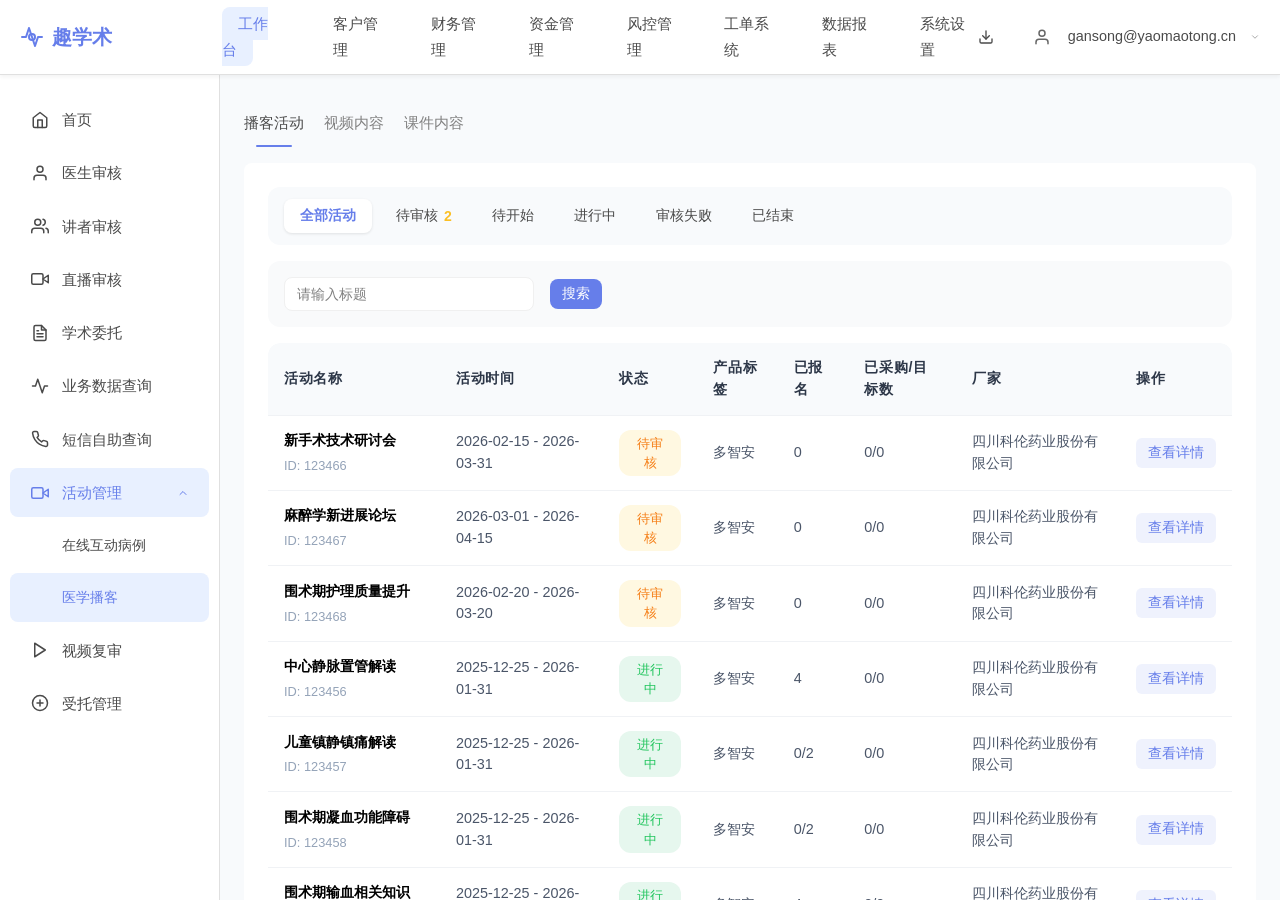
<file: html/medical-podcast.html>
<!DOCTYPE html>
<html lang="zh-CN">
<head>
    <meta charset="UTF-8">
    <meta name="viewport" content="width=device-width, initial-scale=1.0">
    <title>医学播客 - 趣学术CRM</title>
    <link rel="stylesheet" href="../css/base.css">
    <link rel="stylesheet" href="../css/medical-podcast.css">
</head>
<body>
    <!-- 组件加载已移至script.js模块化管理 -->

    <!-- 顶部导航栏占位符 -->
    <div id="header-placeholder"></div>

    <!-- 主体布局 -->
    <div class="main-container">
        <!-- 左侧侧边栏占位符 -->
        <div id="sidebar-placeholder"></div>

        <!-- 右侧主要内容区域 -->
        <main class="content-area">
            <!-- 标签页 -->
            <div class="content-tabs">
                <div class="tab-item active" data-tab="podcast">
                    播客活动
                </div>
                <div class="tab-item" data-tab="video">视频内容</div>
                <div class="tab-item" data-tab="courseware">课件内容</div>
            </div>
            
            <!-- 白色背景容器，包含所有内容 -->
            <div class="white-content-container">
                <!-- 播客活动内容 -->
                <div class="tab-content active" id="content-podcast">


                    <!-- 快速筛选按钮 -->
                    <div class="quick-filters">
                        <button class="filter-btn active" data-status="all">
                            全部活动
                        </button>
                        <button class="filter-btn" data-status="pending">
                            待审核 <span class="filter-count">2</span>
                        </button>
                        <button class="filter-btn" data-status="not-started">
                            待开始
                        </button>
                        <button class="filter-btn" data-status="in-progress">
                            进行中
                        </button>
                        <button class="filter-btn" data-status="failed">
                            审核失败
                        </button>
                        <button class="filter-btn" data-status="completed">
                            已结束
                        </button>
                    </div>

                    <!-- 搜索区域 -->
                    <div class="search-section">
                        <div class="filter-item">
                            <input type="text" placeholder="请输入标题" style="width: 250px; vertical-align: middle;">
                        </div>
                        

                        
                        <div class="filter-item">
                            <button class="btn btn-primary search-btn" style="vertical-align: middle;">搜索</button>
                        </div>
                    </div>

                    <!-- 活动列表表格 -->
                    <div class="table-container">
                        <table class="data-table record-table">
                            <thead>
                                <tr>
                                    <th>活动名称</th>
                                    <th>活动时间</th>
                                    <th>状态</th>
                                    <th>产品标签</th>
                                    <th>已报名</th>
                                    <th>已采购/目标数</th>
                                    <th>厂家</th>
                                    <th>操作</th>
                                </tr>
                            </thead>
                            <tbody>
                                <!-- 待审核活动 -->
                                <tr class="pending-row">
                                    <td>
                                        <div class="material-title">
                                            <a href="#" class="activity-link">新手术技术研讨会</a>
                                        </div>
                                        <div class="activity-id">ID: 123466</div>
                                    </td>
                                    <td>2026-02-15 - 2026-03-31</td>
                                    <td><span class="status-tag pending">待审核</span></td>
                                    <td>多智安</td>
                                    <td>0</td>
                                    <td>0/0</td>
                                    <td>四川科伦药业股份有限公司</td>
                                    <td>
                                        <a href="activity-detail.html" class="action-btn view">查看详情</a>
                                    </td>
                                </tr>
                                <tr class="pending-row">
                                    <td>
                                        <div class="material-title">
                                            <a href="#" class="activity-link">麻醉学新进展论坛</a>
                                        </div>
                                        <div class="activity-id">ID: 123467</div>
                                    </td>
                                    <td>2026-03-01 - 2026-04-15</td>
                                    <td><span class="status-tag pending">待审核</span></td>
                                    <td>多智安</td>
                                    <td>0</td>
                                    <td>0/0</td>
                                    <td>四川科伦药业股份有限公司</td>
                                    <td>
                                        <a href="activity-detail.html" class="action-btn view">查看详情</a>
                                    </td>
                                </tr>
                                <tr class="pending-row">
                                    <td>
                                        <div class="material-title">
                                            <a href="#" class="activity-link">围术期护理质量提升</a>
                                        </div>
                                        <div class="activity-id">ID: 123468</div>
                                    </td>
                                    <td>2026-02-20 - 2026-03-20</td>
                                    <td><span class="status-tag pending">待审核</span></td>
                                    <td>多智安</td>
                                    <td>0</td>
                                    <td>0/0</td>
                                    <td>四川科伦药业股份有限公司</td>
                                    <td>
                                        <a href="activity-detail.html" class="action-btn view">查看详情</a>
                                    </td>
                                </tr>
                                <!-- 进行中活动 -->
                                <tr>
                                    <td>
                                    <div class="material-title">
                                        <a href="#" class="activity-link">中心静脉置管解读</a>
                                    </div>
                                    <div class="activity-id">ID: 123456</div>
                                </td>
                                    <td>2025-12-25 - 2026-01-31</td>
                                    <td><span class="status-tag in-progress">进行中</span></td>
                                    <td>多智安</td>
                                    <td>4</td>
                                    <td>0/0</td>
                                    <td>四川科伦药业股份有限公司</td>
                                    <td>
                                        <a href="activity-detail.html" class="action-btn view">查看详情</a>
                                    </td>
                                </tr>
                                <tr>
                                    <td>
                                    <div class="material-title">
                                        <a href="#" class="activity-link">儿童镇静镇痛解读</a>
                                    </div>
                                    <div class="activity-id">ID: 123457</div>
                                </td>
                                    <td>2025-12-25 - 2026-01-31</td>
                                    <td><span class="status-tag in-progress">进行中</span></td>
                                    <td>多智安</td>
                                    <td>0/2</td>
                                    <td>0/0</td>
                                    <td>四川科伦药业股份有限公司</td>
                                    <td>
                                        <a href="activity-detail.html" class="action-btn view">查看详情</a>
                                    </td>
                                </tr>
                                <tr>
                                    <td>
                                    <div class="material-title">
                                        <a href="#" class="activity-link">围术期凝血功能障碍</a>
                                    </div>
                                    <div class="activity-id">ID: 123458</div>
                                </td>
                                    <td>2025-12-25 - 2026-01-31</td>
                                    <td><span class="status-tag in-progress">进行中</span></td>
                                    <td>多智安</td>
                                    <td>0/2</td>
                                    <td>0/0</td>
                                    <td>四川科伦药业股份有限公司</td>
                                    <td>
                                        <a href="activity-detail.html" class="action-btn view">查看详情</a>
                                    </td>
                                </tr>
                                <tr>
                                    <td>
                                    <div class="material-title">
                                        <a href="#" class="activity-link">围术期输血相关知识</a>
                                    </div>
                                    <div class="activity-id">ID: 123459</div>
                                </td>
                                    <td>2025-12-25 - 2026-01-31</td>
                                    <td><span class="status-tag in-progress">进行中</span></td>
                                    <td>多智安</td>
                                    <td>4</td>
                                    <td>0/0</td>
                                    <td>四川科伦药业股份有限公司</td>
                                    <td>
                                        <a href="activity-detail.html" class="action-btn view">查看详情</a>
                                    </td>
                                </tr>
                                <tr>
                                    <td>
                                    <div class="material-title">
                                        <a href="#" class="activity-link">围术期液体管理新进展</a>
                                    </div>
                                    <div class="activity-id">ID: 123460</div>
                                </td>
                                    <td>2025-12-25 - 2026-01-31</td>
                                    <td><span class="status-tag in-progress">进行中</span></td>
                                    <td>多智安</td>
                                    <td>4</td>
                                    <td>0/0</td>
                                    <td>四川科伦药业股份有限公司</td>
                                    <td>
                                        <a href="activity-detail.html" class="action-btn view">查看详情</a>
                                    </td>
                                </tr>
                                <tr>
                                    <td>
                                    <div class="material-title">
                                        <a href="#" class="activity-link">围术期血液管理策略</a>
                                    </div>
                                    <div class="activity-id">ID: 123461</div>
                                </td>
                                    <td>2025-12-25 - 2026-01-31</td>
                                    <td><span class="status-tag in-progress">进行中</span></td>
                                    <td>多智安</td>
                                    <td>4</td>
                                    <td>0/0</td>
                                    <td>四川科伦药业股份有限公司</td>
                                    <td>
                                        <a href="activity-detail.html" class="action-btn view">查看详情</a>
                                    </td>
                                </tr>
                                <tr>
                                    <td>
                                    <div class="material-title">
                                        <a href="#" class="activity-link">围术期镇痛治疗新进展</a>
                                    </div>
                                    <div class="activity-id">ID: 123462</div>
                                </td>
                                    <td>2025-12-25 - 2026-01-31</td>
                                    <td><span class="status-tag in-progress">进行中</span></td>
                                    <td>多智安</td>
                                    <td>4</td>
                                    <td>0/0</td>
                                    <td>四川科伦药业股份有限公司</td>
                                    <td>
                                        <a href="activity-detail.html" class="action-btn view">查看详情</a>
                                    </td>
                                </tr>
                            </tbody>
                        </table>
                    </div>

                    <!-- 分页控件 -->
                    <div class="pagination">
                        <div class="pagination-info">
                            共 10 条记录
                        </div>
                        <div class="pagination-buttons">
                            <button class="page-btn" disabled>
                                <svg width="12" height="12" viewBox="0 0 24 24" fill="none" stroke="currentColor" stroke-width="2" stroke-linecap="round" stroke-linejoin="round">
                                    <polyline points="15 18 9 12 15 6"></polyline>
                                </svg>
                            </button>
                            <button class="page-btn active">1</button>
                            <button class="page-btn">2</button>
                            <button class="page-btn">
                                <svg width="12" height="12" viewBox="0 0 24 24" fill="none" stroke="currentColor" stroke-width="2" stroke-linecap="round" stroke-linejoin="round">
                                    <polyline points="9 18 15 12 9 6"></polyline>
                                </svg>
                            </button>
                        </div>
                    </div>
                </div>

                <!-- 视频内容 -->
                <div class="tab-content" id="content-video" style="display: none;">
                    <!-- 快速筛选按钮 -->
                    <div class="quick-filters">
                        <button class="filter-btn active" data-status="all">
                            全部视频
                        </button>
                        <button class="filter-btn" data-status="pending">
                            待审核 <span class="filter-count">3</span>
                        </button>
                        <button class="filter-btn" data-status="approved">
                            已通过
                        </button>
                        <button class="filter-btn" data-status="rejected">
                            已拒绝
                        </button>
                        <button class="filter-btn" data-status="paid">
                            已打款
                        </button>
                        <button class="filter-btn" data-status="unpaid">
                            未打款
                        </button>
                    </div>

                    <!-- 搜索区域 -->
                    <div class="search-section">
                        <div class="filter-item">
                            <input type="text" placeholder="请输入标题、ID或讲者名称" style="width: 300px;">
                        </div>
                        <div class="filter-item">
                            <input type="text" placeholder="请输入申请组织名称" style="width: 250px;">
                            <button class="btn btn-primary search-btn" style="margin-left: 10px;">搜索</button>
                        </div>
                        <div class="filter-item" style="margin-left: auto;">
                            <button class="btn btn-secondary">导出数据</button>
                        </div>
                    </div>

                    <!-- 视频列表表格 -->
                    <div class="table-container">
                        <table class="data-table record-table">
                            <thead>
                                <tr>
                                    <th>视频标题</th>
                                    <th>讲者</th>
                                    <th>职称</th>
                                    <th>视频采购费</th>
                                    <th>审核提交时间</th>
                                    <th>企业名称</th>
                                    <th>申请组织</th>
                                    <th>审核状态</th>
                                    <th>打款状态</th>
                                    <th class="action-buttons-cell">操作</th>
                                </tr>
                            </thead>
                            <tbody>
                                <!-- 待审核视频 -->
                                <tr class="pending-row">
                                    <td>
                                        <div class="material-title">
                                            <a href="#" class="activity-link">麻醉学新进展：围术期管理策略</a>
                                        </div>
                                        <div class="activity-id">ID: 20241201001</div>
                                    </td>
                                    <td>张三教授</td>
                                    <td>主任医师</td>
                                    <td>¥5,000.00</td>
                                    <td>2024-12-01 14:30:00</td>
                                    <td>四川科伦药业股份有限公司</td>
                                    <td>中华医学会麻醉学分会</td>
                                    <td><span class="status-tag pending">待审核</span></td>
                                    <td><span class="status-tag pending">未打款</span></td>
                                    <td>
                                        <a href="activity-detail.html" class="action-btn view">查看详情</a>
                                    </td>
                                </tr>
                                <tr class="pending-row">
                                    <td>
                                        <div class="material-title">
                                            <a href="#" class="activity-link">心血管疾病的诊断与治疗新进展</a>
                                        </div>
                                        <div class="activity-id">ID: 20241201002</div>
                                    </td>
                                    <td>李四博士</td>
                                    <td>副主任医师</td>
                                    <td>¥4,500.00</td>
                                    <td>2024-12-02 09:15:00</td>
                                    <td>北京同仁堂股份有限公司</td>
                                    <td>中国医师协会心血管内科医师分会</td>
                                    <td><span class="status-tag pending">待审核</span></td>
                                    <td><span class="status-tag pending">未打款</span></td>
                                    <td>
                                        <a href="activity-detail.html" class="action-btn view">查看详情</a>
                                    </td>
                                </tr>
                                <tr class="pending-row">
                                    <td>
                                        <div class="material-title">
                                            <a href="#" class="activity-link">糖尿病患者的血糖管理策略</a>
                                        </div>
                                        <div class="activity-id">ID: 20241203003</div>
                                    </td>
                                    <td>王五主任</td>
                                    <td>主任医师</td>
                                    <td>¥4,000.00</td>
                                    <td>2024-12-03 16:45:00</td>
                                    <td>上海医药集团股份有限公司</td>
                                    <td>中华医学会内分泌学分会</td>
                                    <td><span class="status-tag pending">待审核</span></td>
                                    <td><span class="status-tag pending">未打款</span></td>
                                    <td>
                                        <a href="activity-detail.html" class="action-btn view">查看详情</a>
                                    </td>
                                </tr>
                                <!-- 已通过视频 -->
                                <tr>
                                    <td>
                                        <div class="material-title">
                                            <a href="#" class="activity-link">呼吸系统疾病的防治</a>
                                        </div>
                                        <div class="activity-id">ID: 20241128001</div>
                                    </td>
                                    <td>赵六教授</td>
                                    <td>主任医师</td>
                                    <td>¥5,500.00</td>
                                    <td>2024-11-28 10:20:00</td>
                                    <td>华润三九医药股份有限公司</td>
                                    <td>中华医学会呼吸病学分会</td>
                                    <td><span class="status-tag in-progress">已通过</span></td>
                                    <td><span class="status-tag in-progress">已打款</span></td>
                                    <td>
                                        <a href="activity-detail.html" class="action-btn view">查看详情</a>
                                    </td>
                                </tr>
                                <tr>
                                    <td>
                                        <div class="material-title">
                                            <a href="#" class="activity-link">消化系统疾病的诊断与治疗</a>
                                        </div>
                                        <div class="activity-id">ID: 20241129002</div>
                                    </td>
                                    <td>孙七博士</td>
                                    <td>副主任医师</td>
                                    <td>¥4,800.00</td>
                                    <td>2024-11-29 15:10:00</td>
                                    <td>云南白药集团股份有限公司</td>
                                    <td>中华医学会消化病学分会</td>
                                    <td><span class="status-tag in-progress">已通过</span></td>
                                    <td><span class="status-tag in-progress">已打款</span></td>
                                    <td>
                                        <a href="activity-detail.html" class="action-btn view">查看详情</a>
                                    </td>
                                </tr>
                            </tbody>
                        </table>
                    </div>

                    <!-- 分页控件 -->
                    <div class="pagination">
                        <div class="pagination-info">
                            共 5 条记录
                        </div>
                        <div class="pagination-buttons">
                            <button class="page-btn" disabled>
                                <svg width="12" height="12" viewBox="0 0 24 24" fill="none" stroke="currentColor" stroke-width="2" stroke-linecap="round" stroke-linejoin="round">
                                    <polyline points="15 18 9 12 15 6"></polyline>
                                </svg>
                            </button>
                            <button class="page-btn active">1</button>
                            <button class="page-btn" disabled>
                                <svg width="12" height="12" viewBox="0 0 24 24" fill="none" stroke="currentColor" stroke-width="2" stroke-linecap="round" stroke-linejoin="round">
                                    <polyline points="9 18 15 12 9 6"></polyline>
                                </svg>
                            </button>
                        </div>
                    </div>
                </div>

                <!-- 课件内容 -->
                <div class="tab-content" id="content-courseware" style="display: none;">
                    <!-- 快速筛选按钮 -->
                    <div class="quick-filters">
                        <button class="filter-btn active" data-status="all">
                            全部课件
                        </button>
                        <button class="filter-btn" data-status="pending">
                            待审核 <span class="filter-count">1</span>
                        </button>
                        <button class="filter-btn" data-status="approved">
                            已通过
                        </button>
                        <button class="filter-btn" data-status="rejected">
                            已拒绝
                        </button>
                    </div>

                    <!-- 搜索区域 -->
                    <div class="search-section">
                        <div class="filter-item">
                            <input type="text" placeholder="请输入课件名称" style="width: 300px;">
                            <button class="btn btn-primary search-btn" style="margin-left: 10px;">搜索</button>
                        </div>
                    </div>

                    <!-- 课件列表表格 -->
                    <div class="table-container">
                        <table class="data-table record-table">
                            <thead>
                                <tr>
                                    <th>课件名称</th>
                                    <th>上传时间</th>
                                    <th>状态</th>
                                    <th>作者</th>
                                    <th>播客活动名称</th>
                                    <th>企业名称</th>
                                    <th>校验类型</th>
                                    <th>播客所属组织</th>
                                    <th class="action-buttons-cell">操作</th>
                                </tr>
                            </thead>
                            <tbody>
                                <!-- 待审核课件 -->
                                <tr class="pending-row">
                                    <td>
                                        <div class="material-title">
                                            <a href="#" class="activity-link">麻醉学围术期管理课件</a>
                                        </div>
                                        <div class="activity-id">ID: 3001</div>
                                    </td>
                                    <td>2024-12-05 10:30:00</td>
                                    <td><span class="status-tag pending">待审核</span></td>
                                    <td>张三</td>
                                    <td>
                                        <div class="material-title">
                                            新手术技术研讨会
                                        </div>
                                        <div class="activity-id">ID: 123466</div>
                                    </td>
                                    <td>四川科伦药业股份有限公司</td>
                                    <td>人工校验</td>
                                    <td>中华医学会麻醉学分会</td>
                                    <td>
                                        <a href="activity-detail.html" class="action-btn view">查看详情</a>
                                    </td>
                                </tr>
                                <!-- 已通过课件 -->
                                <tr>
                                    <td>
                                        <div class="material-title">
                                            <a href="#" class="activity-link">心血管疾病诊断与治疗课件</a>
                                        </div>
                                        <div class="activity-id">ID: 3002</div>
                                    </td>
                                    <td>2024-12-04 14:20:00</td>
                                    <td><span class="status-tag in-progress">已通过</span></td>
                                    <td>李四</td>
                                    <td>
                                        <div class="material-title">
                                            麻醉学新进展论坛
                                        </div>
                                        <div class="activity-id">ID: 123467</div>
                                    </td>
                                    <td>北京同仁堂股份有限公司</td>
                                    <td>自动校验</td>
                                    <td>中国医师协会心血管内科医师分会</td>
                                    <td>
                                        <a href="activity-detail.html" class="action-btn view">查看详情</a>
                                    </td>
                                </tr>
                                <tr>
                                    <td>
                                        <div class="material-title">
                                            <a href="#" class="activity-link">糖尿病患者血糖管理课件</a>
                                        </div>
                                        <div class="activity-id">ID: 3003</div>
                                    </td>
                                    <td>2024-12-03 09:15:00</td>
                                    <td><span class="status-tag in-progress">已通过</span></td>
                                    <td>王五</td>
                                    <td>
                                        <div class="material-title">
                                            围术期护理质量提升
                                        </div>
                                        <div class="activity-id">ID: 123468</div>
                                    </td>
                                    <td>上海医药集团股份有限公司</td>
                                    <td>人工校验</td>
                                    <td>中华医学会内分泌学分会</td>
                                    <td>
                                        <a href="activity-detail.html" class="action-btn view">查看详情</a>
                                    </td>
                                </tr>
                                <tr>
                                    <td>
                                        <div class="material-title">
                                            <a href="#" class="activity-link">中心静脉置管解读课件</a>
                                        </div>
                                        <div class="activity-id">ID: 3004</div>
                                    </td>
                                    <td>2024-12-02 16:45:00</td>
                                    <td><span class="status-tag in-progress">已通过</span></td>
                                    <td>赵六</td>
                                    <td>
                                        <div class="material-title">
                                            中心静脉置管解读
                                        </div>
                                        <div class="activity-id">ID: 123456</div>
                                    </td>
                                    <td>四川科伦药业股份有限公司</td>
                                    <td>自动校验</td>
                                    <td>中华医学会麻醉学分会</td>
                                    <td>
                                        <a href="activity-detail.html" class="action-btn view">查看详情</a>
                                    </td>
                                </tr>
                                <tr>
                                    <td>
                                        <div class="material-title">
                                            <a href="#" class="activity-link">儿童镇静镇痛解读课件</a>
                                        </div>
                                        <div class="activity-id">ID: 3005</div>
                                    </td>
                                    <td>2024-12-01 11:20:00</td>
                                    <td><span class="status-tag in-progress">已通过</span></td>
                                    <td>孙七</td>
                                    <td>
                                        <div class="material-title">
                                            儿童镇静镇痛解读
                                        </div>
                                        <div class="activity-id">ID: 123457</div>
                                    </td>
                                    <td>四川科伦药业股份有限公司</td>
                                    <td>人工校验</td>
                                    <td>中华医学会麻醉学分会</td>
                                    <td>
                                        <a href="activity-detail.html" class="action-btn view">查看详情</a>
                                    </td>
                                </tr>
                            </tbody>
                        </table>
                    </div>

                    <!-- 分页控件 -->
                    <div class="pagination">
                        <div class="pagination-info">
                            共 5 条记录
                        </div>
                        <div class="pagination-buttons">
                            <button class="page-btn" disabled>
                                <svg width="12" height="12" viewBox="0 0 24 24" fill="none" stroke="currentColor" stroke-width="2" stroke-linecap="round" stroke-linejoin="round">
                                    <polyline points="15 18 9 12 15 6"></polyline>
                                </svg>
                            </button>
                            <button class="page-btn active">1</button>
                            <button class="page-btn" disabled>
                                <svg width="12" height="12" viewBox="0 0 24 24" fill="none" stroke="currentColor" stroke-width="2" stroke-linecap="round" stroke-linejoin="round">
                                    <polyline points="9 18 15 12 9 6"></polyline>
                                </svg>
                            </button>
                        </div>
                    </div>
                </div>
            </div>
        </main>
    </div>

    <script src="../js/script.js"></script>
</body>
</html>
</file>
<file: css/base.css>
/* 全局样式重置 */
* {
    margin: 0;
    padding: 0;
    box-sizing: border-box;
}

/* 移除所有元素的默认焦点样式 */
*:focus,
*:active {
    outline: none !important;
    box-shadow: none !important;
}

/* 设计系统 - 颜色 */
:root {
    /* 主色调 - 增强渐变效果 */
    --primary-color: #667eea;
    --primary-hover: #5a6fd8;
    --primary-light: #e8f0ff;
    --primary-lighter: #f0f4ff;
    --primary-gradient: linear-gradient(135deg, #667eea 0%, #764ba2 100%);
    --primary-gradient-light: linear-gradient(135deg, #e8f0ff 0%, #f0f4ff 100%);
    
    /* 辅助色 */
    --accent-color: #f093fb;
    --accent-gradient: linear-gradient(135deg, #f093fb 0%, #f5576c 100%);
    --success-color: #4ade80;
    --warning-color: #fbbf24;
    --error-color: #ef4444;
    
    /* 文本颜色 - 确保良好对比度 */
    --text-primary: #1a1a1a;
    --text-secondary: #4a4a4a;
    --text-tertiary: #808080;
    --text-disabled: #b0b0b0;
    
    /* 边框颜色 */
    --border-color: #e0e0e0;
    --border-light: #f0f0f0;
    --border-dark: #d0d0d0;
    
    /* 背景颜色 */
    --background-primary: #ffffff;
    --background-secondary: #f8fafc;
    --background-tertiary: #f1f5f9;
    
    /* 阴影效果 */
    --shadow-sm: 0 1px 3px rgba(0, 0, 0, 0.08);
    --shadow-md: 0 4px 12px rgba(0, 0, 0, 0.12);
    --shadow-lg: 0 8px 24px rgba(0, 0, 0, 0.16);
    
    /* 圆角 */
    --radius-sm: 6px;
    --radius-md: 8px;
    --radius-lg: 12px;
    --radius-xl: 24px;
    --radius-full: 9999px;
    
    /* 间距 */
    --spacing-xs: 4px;
    --spacing-sm: 8px;
    --spacing-md: 16px;
    --spacing-lg: 24px;
    --spacing-xl: 32px;
    
    /* 字体 */
    --font-size-xs: 0.75rem;
    --font-size-sm: 0.875rem;
    --font-size-base: 1rem;
    --font-size-lg: 1.125rem;
    --font-size-xl: 1.25rem;
    --font-weight-normal: 400;
    --font-weight-medium: 500;
    --font-weight-semibold: 600;
    --font-weight-bold: 700;
    
    /* 行高 */
    --line-height-tight: 1.4;
    --line-height-normal: 1.6;
    --line-height-relaxed: 1.8;
}

/* 状态标签样式 */
.status-badge {
    display: inline-block;
    padding: 4px 12px;
    border-radius: 20px;
    font-size: 12px;
    font-weight: var(--font-weight-medium);
    text-align: center;
}

.status-badge.active {
    background-color: #e6f7ee;
    color: #22c55e;
}

.status-badge.pending {
    background-color: #fef3c7;
    color: #f59e0b;
}

.status-badge.inactive {
    background-color: #f3f4f6;
    color: #6b7280;
}

body {
    font-family: -apple-system, BlinkMacSystemFont, 'Segoe UI', Roboto, 'Helvetica Neue', Arial, sans-serif;
    line-height: var(--line-height-normal);
    color: var(--text-primary);
    background-color: var(--background-secondary);
    height: 100vh;
    overflow: hidden;
    -webkit-font-smoothing: antialiased;
    -moz-osx-font-smoothing: grayscale;
    font-weight: var(--font-weight-normal);
}

/* 顶部导航栏 */
.top-header {
    height: 75px;
    background-color: white;
    border-bottom: 1px solid #e0e0e0;
    display: flex;
    justify-content: space-between;
    align-items: center;
    padding: 0 20px;
    box-shadow: 0 2px 4px rgba(0, 0, 0, 0.05);
    z-index: 100;
    position: relative;
}

.header-left {
    display: flex;
    align-items: center;
    gap: 20px;
    flex-shrink: 0;
}

/* Logo样式 */
.logo {
    display: flex;
    align-items: center;
    gap: 8px;
    font-weight: 700;
    font-size: 1.2rem;
    color: #667eea;
    flex-shrink: 0;
}

.logo-icon {
    display: flex;
    align-items: center;
    justify-content: center;
    line-height: 1;
}

.logo-icon svg {
    vertical-align: middle;
    align-self: center;
}

.logo-text {
    font-weight: var(--font-weight-bold);
    font-size: var(--font-size-xl);
    color: var(--primary-color);
}

/* 头部中间导航 */
.header-center {
    flex: 1;
    display: flex;
    justify-content: flex-start;
    align-items: center;
    margin-left: 110px;
}

.main-nav {
    display: flex;
    align-items: center;
}

.nav-menu {
    display: flex;
    list-style: none;
    gap: 50px;
    margin: 0;
    padding: 0;
}

.nav-menu-item {
    position: relative;
}

.nav-menu-link {
    text-decoration: none;
    color: var(--text-secondary);
    font-size: 0.95rem;
    font-weight: var(--font-weight-medium);
    transition: all 0.3s ease;
    padding: 8px 0;
}

.nav-menu-link:hover {
    color: var(--primary-color);
    text-decoration: none;
}

/* 顶部导航激活状态 */
.nav-menu-link.active {
    color: var(--primary-color);
    background-color: var(--primary-light);
    padding: 8px 16px;
    border-radius: var(--radius-md);
    font-weight: var(--font-weight-medium);
    transition: all 0.3s ease;
}

.nav-menu-link.active::after {
    display: none;
}

/* 头部右侧 */
.header-right {
    display: flex;
    align-items: center;
    gap: 20px;
    flex-shrink: 0;
}

/* AI对话按钮 */
.ai-chat-btn {
    display: flex;
    align-items: center;
}

.btn-primary {
    display: flex;
    align-items: center;
    gap: var(--spacing-xs);
    padding: var(--spacing-sm) var(--spacing-md);
    background-color: var(--primary-color);
    color: white;
    border: none;
    border-radius: var(--radius-md);
    cursor: pointer;
    font-size: var(--font-size-sm);
    font-weight: var(--font-weight-medium);
    transition: all 0.3s ease;
    text-decoration: none;
}

.btn-primary:hover {
    background-color: var(--primary-hover);
    transform: translateY(-1px);
    box-shadow: var(--shadow-sm);
    text-decoration: none;
    color: white;
}

/* 图标按钮 */
.btn-icon {
    width: 36px;
    height: 36px;
    display: flex;
    align-items: center;
    justify-content: center;
    border-radius: 50%;
    cursor: pointer;
    transition: all 0.3s ease;
    background-color: transparent;
    border: none;
    color: var(--text-secondary);
    text-decoration: none;
}

.btn-icon:hover {
    background-color: rgba(102, 126, 234, 0.1);
    color: var(--primary-color);
    text-decoration: none;
}

/* 通知样式 */
.notification {
    display: flex;
    align-items: center;
    gap: 6px;
    font-size: 0.85rem;
    color: #ff6b6b;
    font-weight: 500;
    position: relative;
}

.notification::after {
    content: '';
    position: absolute;
    top: 8px;
    right: 8px;
    width: 8px;
    height: 8px;
    background-color: var(--error-color);
    border-radius: var(--radius-full);
    border: 2px solid var(--background-primary);
    animation: pulse 2s infinite;
}

@keyframes pulse {
    0%, 100% {
        opacity: 1;
        transform: scale(1);
    }
    50% {
        opacity: 0.5;
        transform: scale(1.2);
    }
}

.notification-icon {
    font-size: 1rem;
}

/* 刷新按钮样式 */
.refresh-btn {
    width: 36px;
    height: 36px;
    display: flex;
    align-items: center;
    justify-content: center;
    border-radius: 50%;
    cursor: pointer;
    transition: all 0.3s ease;
    background-color: transparent;
    border: none;
}

.refresh-btn:hover {
    background-color: rgba(102, 126, 234, 0.1);
    transform: rotate(180deg);
}

.refresh-btn svg {
    stroke: #666;
    transition: all 0.3s ease;
}

.refresh-btn:hover svg {
    stroke: #667eea;
}

/* 个人中心样式 */
.user-center {
    position: relative;
    display: flex;
    align-items: center;
    gap: 0;
}

.user-info-dropdown {
    position: relative;
    cursor: pointer;
    display: flex;
    align-items: center;
}

.user-avatar {
    display: flex;
    align-items: center;
    gap: 8px;
    padding: 0;
    border-radius: 0;
    transition: all 0.3s ease;
    background-color: transparent !important;
    border: none !important;
    box-shadow: none !important;
    outline: none !important;
}

.user-avatar:hover {
    background-color: transparent !important;
    transform: translateY(0);
}

.avatar {
    width: 36px;
    height: 36px;
    background-color: transparent;
    color: #666;
    border-radius: 50%;
    display: flex;
    align-items: center;
    justify-content: center;
    flex-shrink: 0;
    box-shadow: none;
    transition: all 0.3s ease;
    border: none;
    padding: 0;
}

.user-avatar:hover .avatar {
    box-shadow: 0 2px 8px rgba(102, 126, 234, 0.3);
    transform: scale(1.05);
}

.user-name {
    font-size: 0.9rem;
    color: var(--text-secondary);
    font-weight: var(--font-weight-medium);
    white-space: nowrap;
    margin-right: 4px;
}

.dropdown-icon {
    display: flex;
    align-items: center;
    justify-content: center;
    transition: all 0.3s ease;
    margin-left: 2px;
}

.dropdown-icon svg {
    stroke: #999;
    transition: all 0.3s ease;
    width: 10px;
    height: 10px;
}

.user-avatar:hover .dropdown-icon svg {
    stroke: #667eea;
    transform: rotate(180deg);
}

/* 主体布局 */
.main-container {
    display: flex;
    height: calc(100vh - 75px);
    overflow: hidden;
}

/* 左侧侧边栏 */
.sidebar {
    width: 220px;
    height: 100%;
    background-color: white;
    border-right: 1px solid #e0e0e0;
    overflow-y: auto;
    flex-shrink: 0;
    padding: 20px 0;
    box-shadow: 2px 0 8px rgba(0, 0, 0, 0.05);
}

.sidebar-nav {
    padding: 0 10px;
}

/* 导航项样式 */
.nav-item {
    position: relative;
    margin-bottom: 4px;
    transition: none;
}

.nav-link {
    display: flex;
    align-items: center;
    gap: 12px;
    width: 100%;
    padding: 14px 20px;
    text-decoration: none !important;
    color: var(--text-secondary);
    font-size: 0.95rem;
    line-height: 1.4;
    border-radius: 8px;
    font-smooth: antialiased;
    -webkit-font-smoothing: antialiased;
    -moz-osx-font-smoothing: grayscale;
    min-height: 48px;
    box-sizing: border-box;
    transition: all 0.2s ease;
    background-color: transparent;
    border: none;
    outline: none;
}

.nav-link:hover {
    color: var(--primary-color);
    background-color: rgba(102, 126, 234, 0.05);
    text-decoration: none !important;
}

/* 激活状态统一样式 */
.nav-item.active > .nav-link {
    background-color: var(--primary-light) !important;
    color: var(--primary-color) !important;
    font-weight: var(--font-weight-normal);
    box-shadow: none;
    border-radius: 8px !important;
}

/* 图标样式 */
.nav-icon {
    width: 20px;
    display: flex;
    align-items: center;
    justify-content: center;
    flex-shrink: 0;
    transition: none;
}

.nav-icon svg {
    stroke: currentColor;
    transition: none;
    width: 18px;
    height: 18px;
}

/* 文本样式 */
.nav-text {
    flex: 1;
    transition: none;
}

/* 右侧主要内容区域 */
.content-area {
    flex: 1;
    overflow-y: auto;
    padding: var(--spacing-lg);
    background-color: var(--background-secondary);
}

/* 二级菜单样式 */
.submenu {
    margin-top: 4px;
    margin-bottom: 4px;
    /* 移除不必要的padding */
}

/* 二级菜单项样式 */
.nav-link-sub {
    /* 20px (nav-link padding-left) + 20px (icon width) + 12px (gap) */
    padding-left: 52px !important;
    font-size: 0.9rem !important;
    /* 移除默认的gap */
    gap: 0 !important;
}

/* 一级菜单样式 */
.nav-link {
    display: flex;
    align-items: center;
    gap: 12px;
    width: 100%;
    padding: 14px 20px;
    text-decoration: none !important;
    color: var(--text-secondary);
    font-size: 0.95rem;
    line-height: 1.4;
    border-radius: 8px;
    font-smooth: antialiased;
    -webkit-font-smoothing: antialiased;
    -moz-osx-font-smoothing: grayscale;
    min-height: 48px;
    box-sizing: border-box;
    transition: all 0.2s ease;
    background-color: transparent;
    border: none;
    outline: none;
}

/* 包含二级菜单的导航项 */
.nav-item.has-submenu {
    position: relative;
}

/* 二级菜单切换按钮 */
.submenu-toggle {
    cursor: pointer;
    display: flex;
    align-items: center;
    justify-content: space-between;
}

/* 二级菜单图标样式 */
.submenu-icon {
    display: flex;
    align-items: center;
    justify-content: center;
    transition: transform 0.3s ease;
    margin-left: auto;
}

/* 二级菜单展开状态 */
.nav-item.has-submenu.active .submenu-icon {
    transform: rotate(180deg);
}

/* 二级菜单默认隐藏 */
.submenu {
    display: none;
}

/* 二级菜单展开状态 */
.nav-item.has-submenu.active .submenu {
    display: block;
}

/* 右侧主要内容区域容器 */
.right-content {
    flex: 1;
    overflow: hidden;
    background-color: var(--background-secondary);
    display: flex;
    flex-direction: column;
}

/* 页面标题 */
.page-header {
    margin-bottom: 20px;
}

.page-header h1 {
    font-size: 1.8rem;
    color: #2c3e50;
    font-weight: 600;
}

/* 表格容器 */
.table-container {
    background-color: var(--background-primary);
    border-radius: var(--radius-lg);
    overflow: hidden;
    box-shadow: none;
}

table {
    width: 100%;
    border-collapse: collapse;
    background-color: white;
    border-radius: 12px;
    overflow: hidden;
    box-shadow: none;
}

th,
td {
    padding: 12px 16px;
    text-align: left;
    border-bottom: 1px solid var(--border-light);
    font-size: var(--font-size-sm);
    vertical-align: middle;
}

th {
    background-color: var(--background-secondary);
    font-weight: var(--font-weight-semibold);
    color: var(--text-primary);
    font-size: var(--font-size-sm);
    position: sticky;
    top: 0;
    z-index: 10;
}

td {
    color: var(--text-secondary);
}

/* 操作按钮样式 */
.action-btn {
    padding: 6px 12px !important;
    border: none !important;
    border-radius: 6px !important;
    font-size: 0.85rem !important;
    cursor: pointer !important;
    transition: all 0.3s ease !important;
    font-weight: 500 !important;
    white-space: nowrap !important;
    display: inline-flex !important;
    align-items: center !important;
    justify-content: center !important;
    gap: 6px !important;
    height: 30px !important;
    min-width: 60px !important;
    box-sizing: border-box !important;
    flex-shrink: 0 !important;
    vertical-align: middle !important;
    margin: 0 !important;
    line-height: 1.2 !important;
    text-decoration: none !important;
}

/* 统一按钮类型样式 */
.action-btn.view {
    color: #667eea !important;
    background-color: rgba(102, 126, 234, 0.1) !important;
}

.action-btn.view:hover {
    background-color: rgba(102, 126, 234, 0.2) !important;
    text-decoration: none !important;
}

.action-btn.manage {
    color: #10b981 !important;
    background-color: rgba(16, 185, 129, 0.1) !important;
}

.action-btn.manage:hover {
    background-color: rgba(16, 185, 129, 0.2) !important;
    text-decoration: none !important;
}

.action-btn.delete {
    color: #ef4444 !important;
    background-color: rgba(239, 68, 68, 0.1) !important;
}

.action-btn.delete:hover {
    background-color: rgba(239, 68, 68, 0.2) !important;
    text-decoration: none !important;
}

/* 分页样式 */
.pagination {
    display: flex;
    justify-content: center;
    align-items: center;
    margin-top: var(--spacing-lg);
    gap: var(--spacing-lg);
    padding: var(--spacing-md);
}

.pagination-info {
    display: flex;
    align-items: center;
    gap: var(--spacing-sm);
    font-size: var(--font-size-sm);
    color: var(--text-secondary);
}

.pagination-buttons {
    display: flex;
    align-items: center;
    gap: var(--spacing-xs);
}

.page-btn {
    padding: 8px 12px;
    border: 1px solid var(--border-color);
    background-color: var(--background-primary);
    border-radius: var(--radius-md);
    cursor: pointer;
    font-size: var(--font-size-sm);
    color: var(--text-secondary);
    transition: all 0.3s ease;
    min-width: 36px;
    height: 36px;
    display: flex;
    align-items: center;
    justify-content: center;
}

.page-btn:hover:not(:disabled) {
    border-color: var(--primary-color);
    color: var(--primary-color);
}

.page-btn.active {
    background-color: var(--primary-color);
    color: white;
    border-color: var(--primary-color);
}

.page-btn:disabled {
    opacity: 0.5;
    cursor: not-allowed;
}

/* 状态标签样式 */
.status-tag {
    padding: 4px 12px;
    border-radius: 12px;
    font-size: 0.8rem;
    font-weight: 500;
    background-color: #ffebee;
    color: var(--error-color);
    display: inline-block;
    text-align: center;
    min-width: 60px;
}

/* 进行中状态 */
.status-tag.in-progress {
    background-color: #e6f7ee;
    color: #22c55e;
}

/* 已结束状态 */
.status-tag.ended {
    background-color: #f5f5f5;
    color: #616161;
}

/* 待审核状态 */
.status-tag.pending {
    background-color: #fff8e1;
    color: #f57f17;
}

/* 审核失败状态 */
.status-tag.failed {
    background-color: #fee2e2;
    color: #ef4444;
}

/* 已通过状态 */
.status-tag.approved {
    background-color: #d1fae5;
    color: #065f46;
}

/* 未打款状态 */
.status-tag.unpaid {
    background-color: #eff6ff;
    color: #2563eb;
}

/* 已打款状态 */
.status-tag.paid {
    background-color: #f0fdf4;
    color: #16a34a;
}

/* 表单样式 */
.filter-item input,
.filter-item select {
    padding: 8px 12px;
    border: 1px solid var(--border-light);
    border-radius: var(--radius-md);
    font-size: var(--font-size-sm);
    min-width: 120px;
    transition: all 0.3s ease;
    background-color: white;
    box-shadow: none;
}

.filter-item input::placeholder {
    color: var(--text-tertiary);
}

.filter-item select:focus,
.filter-item input:focus {
    outline: none;
    box-shadow: 0 0 0 2px rgba(102, 126, 234, 0.2);
    border-color: var(--primary-color);
}

/* 响应式设计 */
@media (max-width: 768px) {
    .sidebar {
        width: 180px;
    }
    
    .nav-link {
        padding: 10px 15px;
        font-size: 0.9rem;
    }
    
    .content-area {
        padding: var(--spacing-md);
    }
    
    .filter-bar {
        flex-direction: column;
        align-items: stretch;
        gap: 16px;
    }
    
    .filter-items-container {
        flex-direction: column;
        align-items: stretch;
        gap: 16px;
    }
    
    .filter-item {
        flex-direction: column;
        align-items: stretch;
    }
    
    .filter-item select,
    .filter-item input {
        width: 100%;
        min-width: auto;
    }
    
    .table-container {
        overflow-x: auto;
    }
    
    table,
    .record-table {
        min-width: 600px;
    }
    
    .action-buttons-cell {
        flex-direction: column !important;
        align-items: flex-start !important;
        gap: 4px !important;
    }
    
    .action-btn {
        width: auto;
    }
}

/* 开发中提示样式 */
.under-development {
    display: flex;
    flex-direction: column;
    align-items: center;
    justify-content: center;
    padding: 60px 20px;
    text-align: center;
    color: var(--text-tertiary);
}

.under-development h2 {
    margin-bottom: var(--spacing-sm);
    color: var(--text-secondary);
    font-size: 1.2rem;
}

.under-development p {
    margin: 0;
    font-size: var(--font-size-sm);
}

/* 通用按钮样式 */
.btn {
    padding: 6px 12px;
    border: none;
    border-radius: var(--radius-md);
    font-size: 0.85rem;
    font-weight: 500;
    cursor: pointer;
    transition: all 0.3s ease;
    text-decoration: none;
    display: inline-flex;
    align-items: center;
    gap: 6px;
}

.btn-secondary {
    background-color: #e2e8f0;
    color: #4a5568;
}

.btn-secondary:hover {
    background-color: #cbd5e0;
}

.btn-success {
    background-color: #48bb78;
    color: white;
}

.btn-success:hover {
    background-color: #38a169;
}

.btn-warning {
    background-color: #ed8936;
    color: white;
}

.btn-warning:hover {
    background-color: #dd6b20;
}

.btn-danger {
    background-color: #f56565;
    color: white;
}

.btn-danger:hover {
    background-color: #e53e3e;
}

/* 材料标题样式 */
.material-title {
    font-size: 0.9rem;
    font-weight: 600;
    color: #000000;
    margin: 0;
    line-height: 1.3;
    overflow: hidden;
    text-overflow: ellipsis;
    white-space: nowrap;
    max-width: 100%;
}

.material-id,
.activity-id {
    font-size: 0.8rem;
    color: #94a3b8;
    margin: 8px 0 0 0;
    line-height: 1.3;
}

/* 活动链接样式 */
.activity-link {
    color: #000000;
    text-decoration: none;
    transition: all 0.3s ease;
}

.activity-link:hover {
    color: #000000;
    text-decoration: underline;
}

/* 白色背景容器 */
.white-content-container {
    background-color: #ffffff;
    border-radius: 8px;
    box-shadow: none;
    padding: 24px;
    margin-bottom: 20px;
}

/* 统计卡片样式 */
.stats-container {
    display: grid;
    grid-template-columns: repeat(auto-fit, minmax(200px, 1fr));
    gap: 16px;
    margin-bottom: 24px;
}

.stat-card {
    background: white;
    border-radius: 8px;
    padding: 20px;
    box-shadow: var(--shadow-sm);
    transition: all 0.3s ease;
}

.stat-card:hover {
    transform: translateY(-2px);
    box-shadow: var(--shadow-md);
}

.stat-card h3 {
    font-size: 14px;
    color: var(--text-secondary);
    font-weight: 500;
    margin: 0 0 12px 0;
}

.stat-card p {
    margin: 0;
}

.stat-card .stat-value {
    font-size: 24px;
    font-weight: 600;
    color: var(--text-primary);
    margin: 0;
}

.stat-card .stat-change {
    font-size: 12px;
    margin-top: 8px;
}

.stat-card .stat-change.positive {
    color: #4ade80;
}

.stat-card .stat-change.negative {
    color: #ef4444;
}

/* 快捷入口样式 */
.quick-entry {
    display: flex;
    flex-direction: column;
    align-items: center;
    padding: 16px;
    border-radius: 8px;
    text-decoration: none;
    transition: all 0.3s ease;
    background: var(--background-primary) !important;
    border: 1px solid var(--border-light);
}

.quick-entry:hover {
    transform: translateY(-2px);
    box-shadow: var(--shadow-md);
    border-color: var(--primary-color);
}

.quick-entry .icon-container {
    width: 48px;
    height: 48px;
    background: var(--primary-light);
    border-radius: 12px;
    display: flex;
    align-items: center;
    justify-content: center;
    margin-bottom: 8px;
    box-shadow: none;
}

.quick-entry .icon-container svg {
    stroke: var(--primary-color) !important;
}

.quick-entry span {
    font-size: 14px;
    font-weight: 500;
    color: var(--text-secondary) !important;
}

/* 待办任务样式 */
.task-list {
    space-y: 12px;
}

.task-item {
    display: flex;
    align-items: flex-start;
    padding: 12px;
    border: 1px solid var(--border-light);
    border-radius: 8px;
    margin-bottom: 12px;
    transition: all 0.3s ease;
}

.task-item:hover {
    border-color: var(--primary-color);
    box-shadow: 0 0 0 2px rgba(102, 126, 234, 0.05);
}

.task-item .task-title {
    font-size: 14px;
    font-weight: 500;
    color: var(--text-primary);
    margin: 0 0 4px 0;
}

.task-item .task-meta {
    font-size: 12px;
    color: var(--text-tertiary);
    margin: 0 0 8px 0;
}

.task-item .task-tags {
    display: flex;
    gap: 8px;
}

/* 审核队列样式 */
.review-queue {
    space-y: 12px;
}

.queue-item {
    display: flex;
    justify-content: space-between;
    align-items: center;
    padding: 12px;
    border: 1px solid var(--border-light);
    border-radius: 8px;
    margin-bottom: 12px;
    transition: all 0.3s ease;
}

.queue-item:hover {
    border-color: var(--primary-color);
    box-shadow: 0 0 0 2px rgba(102, 126, 234, 0.05);
}

.queue-item h3 {
    font-size: 14px;
    font-weight: 500;
    color: var(--text-primary);
    margin: 0 0 4px 0;
}

.queue-item p {
    font-size: 12px;
    color: var(--text-tertiary);
    margin: 0;
}

/* 最近动态样式 */
.activity-list {
    space-y: 12px;
}

.activity-item {
    display: flex;
    align-items: flex-start;
    padding: 12px;
    border-bottom: 1px solid var(--border-light);
    margin-bottom: 12px;
    transition: all 0.3s ease;
}

.activity-item:hover {
    background-color: var(--background-secondary);
    border-radius: 8px;
}

.activity-item .activity-avatar {
    width: 32px;
    height: 32px;
    border-radius: 50%;
    display: flex;
    align-items: center;
    justify-content: center;
    margin-right: 12px;
    flex-shrink: 0;
}

.activity-item p {
    margin: 0;
}

.activity-item .activity-content {
    font-size: 14px;
    color: var(--text-primary);
    margin-bottom: 4px;
}

.activity-item .activity-meta {
    font-size: 12px;
    color: var(--text-tertiary);
}

/* 风控预警样式 */
.risk-alert {
    space-y: 12px;
}

.alert-item {
    padding: 12px;
    border-radius: 8px;
    margin-bottom: 12px;
    transition: all 0.3s ease;
}

.alert-item:hover {
    box-shadow: var(--shadow-sm);
}

.alert-item h3 {
    font-size: 14px;
    font-weight: 500;
    margin: 0 0 8px 0;
}

.alert-item p {
    font-size: 12px;
    color: var(--text-secondary);
    margin: 0;
}

.alert-item .alert-time {
    font-size: 12px;
    color: var(--text-tertiary);
}

/* 紧急任务样式 */
.task-item.urgent {
    background: #fffbeb;
    border-color: #fef3c7;
}

/* 响应式设计 */
@media (max-width: 768px) {
    .stats-container {
        grid-template-columns: 1fr;
    }
    
    .quick-entry {
        padding: 12px;
    }
    
    .quick-entry .icon-container {
        width: 40px;
        height: 40px;
    }
    
    .quick-entry span {
        font-size: 12px;
    }
    
    .task-item {
        flex-direction: column;
        align-items: flex-start;
        gap: 12px;
    }
    
    .task-item .action-btn {
        align-self: flex-end;
    }
    
    .queue-item {
        flex-direction: column;
        align-items: flex-start;
        gap: 8px;
    }
    
    .queue-item .status-tag {
        align-self: flex-end;
    }
}
</file>
<file: css/medical-podcast.css>
/* 医学播客页面专用样式 */

/* 服务类型标签 - 更高层级 */
.service-tabs {
    display: flex;
    gap: 32px;
    margin-bottom: 20px;
    padding: 0;
    background: none;
    border-radius: 0;
    border-bottom: none;
}

.service-tab {
    position: relative;
    padding: 12px 0;
    font-size: 0.95rem;
    color: #808080;
    cursor: pointer;
    border-bottom: none;
    transition: all 0.3s ease;
    font-weight: normal;
    background: none;
    border-radius: 0;
}

.service-tab:hover {
    color: #667eea;
    background: none;
}

.service-tab.active {
    color: #4a4a4a;
    font-weight: normal;
    background: none;
}

.service-tab.active::after {
    content: '';
    position: absolute;
    bottom: 0;
    left: 50%;
    transform: translateX(-50%);
    width: 60%;
    height: 2px;
    background-color: #667eea;
    border-radius: 2px;
    z-index: 1;
}

/* 记录标签容器样式 */
.record-tabs {
    display: flex;
    gap: 12px;
    margin-bottom: 16px;
    background-color: rgb(248, 250, 252);
    padding: 6px;
    border-radius: var(--radius-lg);
    flex-direction: row;
}

/* 记录标签样式 */
.record-tab {
    padding: 8px 16px;
    border-radius: var(--radius-lg);
    font-size: 0.9rem;
    font-weight: 500;
    color: var(--text-secondary);
    cursor: pointer;
    transition: all 0.3s ease;
    background-color: transparent;
    border: none;
}

.record-tab:hover {
    color: var(--primary-color);
    background-color: rgba(255, 255, 255, 0.8);
}

.record-tab.active {
    background-color: white;
    color: var(--primary-color);
    font-weight: var(--font-weight-medium);
    box-shadow: 0 2px 8px rgba(0, 0, 0, 0.08);
}

/* 筛选栏 */
.filter-bar {
    display: flex;
    justify-content: space-between;
    align-items: center;
    margin-bottom: 16px;
    padding: 16px;
    background-color: #f8fafc;
    border-radius: 12px;
    border-bottom: none;
    flex-wrap: wrap;
    gap: 16px;
}

.filter-items-container {
    display: flex;
    gap: var(--spacing-md);
    align-items: center;
    flex-wrap: wrap;
}

.filter-actions {
    display: flex;
    gap: var(--spacing-md);
    align-items: center;
}

.upload-btn {
    display: flex;
    align-items: center;
    gap: var(--spacing-xs);
    padding: var(--spacing-sm) var(--spacing-md);
    background-color: var(--primary-color);
    color: white;
    border: none;
    border-radius: var(--radius-md);
    cursor: pointer;
    font-size: var(--font-size-sm);
    font-weight: var(--font-weight-medium);
    transition: all 0.3s ease;
}

.upload-btn:hover {
    background-color: var(--primary-hover);
    transform: translateY(-1px);
    box-shadow: var(--shadow-sm);
}

.upload-btn svg {
    width: 16px;
    height: 16px;
}

.filter-item {
    display: flex;
    align-items: center;
    gap: var(--spacing-sm);
}

.filter-item label {
    font-size: var(--font-size-sm);
    color: var(--text-secondary);
    font-weight: var(--font-weight-medium);
}

/* 搜索框 */
.search-box {
    display: flex;
    gap: var(--spacing-sm);
    align-items: center;
    background-color: white;
    padding: 8px 12px;
    border-radius: var(--radius-md);
    border: 1px solid var(--border-color);
    box-shadow: none;
    transition: all 0.3s ease;
}

.search-box:focus-within {
    box-shadow: none;
    border-color: var(--primary-color);
}

.search-box input {
    border: none;
    outline: none;
    background-color: transparent;
    font-size: var(--font-size-sm);
    width: 350px;
}

.search-box svg {
    color: var(--text-tertiary);
    width: 16px;
    height: 16px;
}

/* 白色背景容器 */
.white-content-container {
    background-color: #ffffff;
    border-radius: 8px;
    box-shadow: none;
    padding: 24px;
    margin-bottom: 20px;
}

/* 标签内容样式 */
.tab-content {
    display: none;
}

.tab-content.active {
    display: block;
}

/* 筛选栏容器样式 */
.filter-bars {
    position: relative;
}

/* 筛选栏默认隐藏 */
.filter-bar {
    display: none;
}

/* 激活的筛选栏显示 */
.filter-bar.active {
    display: flex;
}

/* 适配CRM系统的额外样式 */
.crm-container {
    display: flex;
    flex-direction: column;
    height: 100vh;
    overflow: hidden;
}

.crm-main {
    display: flex;
    flex: 1;
    overflow: hidden;
    background-color: var(--background-secondary);
}

/* 表格操作列样式 */
.operation-column {
    display: flex;
    gap: 8px;
    align-items: center;
}

/* 厂家信息样式 */
.manufacturer-info {
    font-size: 0.85rem;
    color: var(--text-secondary);
    line-height: 1.4;
}

/* 进度信息样式 */
.progress-info {
    display: flex;
    gap: 8px;
    align-items: center;
    font-size: 0.85rem;
}

/* 统计信息样式 */
.stats-info {
    font-size: 0.85rem;
    color: var(--text-secondary);
}

/* 搜索区域样式 */
.search-section {
    display: flex;
    gap: calc(var(--spacing-md) / 2);
    align-items: center;
    margin-bottom: var(--spacing-md);
    flex-wrap: wrap;
    background-color: white;
    padding: 16px;
    border-radius: var(--radius-lg);
    box-shadow: none;
}

.search-section .filter-item {
    margin-right: calc(var(--spacing-md) / 2);
}

/* 搜索区域背景色改为更浅的颜色 */
.search-section {
    background-color: #f9fafb !important;
}

/* 操作按钮组 */
.btn-group {
    display: flex;
    gap: 8px;
    align-items: center;
}

/* 数据表格样式增强 */
.data-table {
    width: 100%;
    border-collapse: collapse;
    background-color: white;
    border-radius: var(--radius-lg);
    overflow: hidden;
    box-shadow: none;
}

.data-table th {
    font-weight: 600;
    color: #2d3748;
    background-color: #f8fafc;
    padding: 12px 16px;
    text-align: left;
    font-size: 0.875rem;
    border-bottom: 1px solid #e2e8f0;
}

.data-table td {
    padding: 14px 16px;
    border-bottom: 1px solid #f0f2f5;
    font-size: 0.875rem;
    color: #4a5568;
    line-height: 1.5;
}

.data-table tbody tr {
    transition: all 0.3s ease;
}

.data-table tbody tr:hover {
    background-color: #f7fafc;
}

/* 快速筛选按钮容器 */
.quick-filters {
    display: flex;
    gap: var(--spacing-sm);
    margin-bottom: var(--spacing-md);
    flex-wrap: wrap;
    background-color: #f8fafc;
    padding: 12px 16px;
    border-radius: var(--radius-lg);
    box-shadow: none;
    align-items: center;
}

/* 快速筛选按钮样式 */
.filter-btn {
    padding: 8px 16px;
    background-color: transparent;
    color: var(--text-secondary);
    border: none;
    border-radius: var(--radius-full);
    cursor: pointer;
    font-size: var(--font-size-sm);
    font-weight: var(--font-weight-medium);
    white-space: nowrap;
    display: inline-flex;
    align-items: center;
    gap: 6px;
}

.filter-btn:hover {
    color: var(--primary-color);
    background-color: var(--primary-light);
    border-radius: var(--radius-md);
    font-weight: var(--font-weight-semibold);
    box-shadow: var(--shadow-sm);
}

.filter-btn.active {
    color: var(--primary-color);
    font-weight: var(--font-weight-semibold);
    background-color: white;
    border-radius: var(--radius-md);
    border: none;
    position: relative;
    z-index: 1;
}

.filter-btn.active::after {
    content: '';
    position: absolute;
    top: 0;
    left: 0;
    right: 0;
    bottom: 0;
    background-color: white;
    border-radius: var(--radius-md);
    box-shadow: 0 1px 3px rgba(0, 0, 0, 0.1);
    z-index: -1;
}

/* 筛选数量样式 */
.filter-count {
    font-weight: var(--font-weight-semibold);
    color: var(--warning-color);
}

/* 内容卡片 */
.content-card {
    background-color: var(--background-primary);
    border-radius: var(--radius-lg);
    box-shadow: var(--shadow-sm);
    overflow: hidden;
    margin-bottom: var(--spacing-lg);
    padding: 24px;
}

/* 统一表格单元格样式 */
.record-table th,
.record-table td {
    padding: 14px 16px !important;
    text-align: left !important;
    vertical-align: middle !important;
    border-bottom: 1px solid #f0f2f5 !important;
    box-sizing: border-box !important;
    height: auto !important;
    min-height: 50px !important;
    line-height: 1.5 !important;
    display: table-cell !important;
}

/* 统一表头样式 */
.record-table th {
    background-color: #f8fafc;
    font-weight: 600;
    color: #2d3748;
    font-size: 0.9rem;
    text-transform: uppercase;
    letter-spacing: 0.05em;
}

/* 统一表格行样式 */
.record-table tbody tr {
    transition: all 0.3s ease;
}

.record-table tbody tr:hover {
    background-color: #f8fafc;
}

/* 统一表格数据单元格样式 */
.record-table td {
    font-size: 0.9rem !important;
    color: #4a5568;
    line-height: 1.5;
}

/* 统一操作按钮单元格样式 */
td.action-buttons-cell {
    display: flex !important;
    gap: 10px !important;
    align-items: center !important;
    justify-content: flex-start !important;
    height: 100% !important;
    min-height: 50px !important;
    vertical-align: middle !important;
    padding: 14px 16px !important;
    box-sizing: border-box !important;
    line-height: 1.2 !important;
}

/* 嵌套的操作按钮容器样式 */
td .action-buttons-cell {
    display: flex !important;
    gap: 10px !important;
    align-items: center !important;
    justify-content: flex-start !important;
    height: auto !important;
    min-height: auto !important;
    vertical-align: middle !important;
    padding: 0 !important;
    box-sizing: border-box !important;
    line-height: 1.2 !important;
}

/* 审核按钮样式 */
.action-btn.approve {
    color: var(--success-color) !important;
    background-color: rgba(74, 222, 128, 0.1) !important;
}

.action-btn.approve:hover {
    background-color: rgba(74, 222, 128, 0.2) !important;
}

.action-btn.reject {
    color: var(--error-color) !important;
    background-color: rgba(239, 68, 68, 0.1) !important;
}

.action-btn.reject:hover {
    background-color: rgba(239, 68, 68, 0.2) !important;
}

/* 内容标签页样式 */
.content-tabs {
    display: flex;
    gap: 20px;
    margin-bottom: 16px;
    padding: 0;
    background: none;
    border-radius: 0;
    border-bottom: none;
    flex-wrap: nowrap;
    overflow-x: auto;
    overflow-y: hidden;
    white-space: nowrap;
}

/* 隐藏水平滚动条但保留滚动功能 */
.content-tabs::-webkit-scrollbar {
    height: 0;
    width: 0;
}

.content-tabs {
    -ms-overflow-style: none;
    scrollbar-width: none;
}

/* 标签页项样式 */
.tab-item {
    position: relative;
    padding: 12px 0;
    font-size: 0.95rem;
    color: #808080;
    cursor: pointer;
    border-bottom: none;
    transition: all 0.3s ease;
    font-weight: normal;
    background: none;
    border-radius: 0;
}

/* 标签页项悬停样式 */
.tab-item:hover {
    color: #667eea;
    background: none;
}

/* 标签页项激活样式 */
.tab-item.active {
    color: #4a4a4a;
    font-weight: normal;
    background: none;
}

/* 标签页项激活下划线 */
.tab-item.active::after {
    content: '';
    position: absolute;
    bottom: 0;
    left: 50%;
    transform: translateX(-50%);
    width: 60%;
    height: 2px;
    background-color: #667eea;
    border-radius: 2px;
    z-index: 1;
}

/* 待审核数量徽章 */
.pending-count {
    display: inline-flex;
    align-items: center;
    justify-content: center;
    margin-left: 8px;
    padding: 2px 8px;
    background-color: var(--warning-color);
    color: white;
    font-size: 0.75rem;
    font-weight: var(--font-weight-medium);
    border-radius: var(--radius-full);
    min-width: 20px;
    height: 20px;
    line-height: 1;
    vertical-align: middle;
}

/* 统计卡片容器 */
.stats-cards {
    display: flex;
    gap: var(--spacing-md);
    margin-bottom: var(--spacing-lg);
    flex-wrap: wrap;
}

/* 统计卡片样式 */
.stat-card {
    flex: 1;
    min-width: 120px;
    padding: var(--spacing-md);
    background-color: var(--background-primary);
    border-radius: var(--radius-lg);
    box-shadow: var(--shadow-sm);
    text-align: center;
    transition: all 0.3s ease;
    border: 1px solid var(--border-light);
}

.stat-card:hover {
    transform: translateY(-2px);
    box-shadow: var(--shadow-md);
}

/* 待审核统计卡片 */
.stat-card.pending {
    background-color: var(--primary-lighter);
    border-color: var(--primary-light);
}

/* 进行中统计卡片 */
.stat-card.in-progress {
    background-color: #f0fdf4;
    border-color: #dcfce7;
}

/* 已结束统计卡片 */
.stat-card.completed {
    background-color: #fafaf9;
    border-color: #f3f4f6;
}

/* 统计数字样式 */
.stat-number {
    font-size: 2rem;
    font-weight: var(--font-weight-bold);
    margin-bottom: var(--spacing-xs);
    line-height: 1;
}

/* 待审核数字颜色 */
.stat-card.pending .stat-number {
    color: var(--primary-color);
}

/* 进行中数字颜色 */
.stat-card.in-progress .stat-number {
    color: var(--success-color);
}

/* 已结束数字颜色 */
.stat-card.completed .stat-number {
    color: var(--text-secondary);
}

/* 统计标签样式 */
.stat-label {
    font-size: var(--font-size-sm);
    color: var(--text-tertiary);
    font-weight: var(--font-weight-medium);
}

/* 状态标签样式增强 */
.badge {
    padding: 4px 10px;
    border-radius: 12px;
    font-size: 0.75rem;
    font-weight: 500;
    text-align: center;
    display: inline-block;
    min-width: 50px;
}

.badge-success {
    background-color: #e6f7ee;
    color: #22c55e;
}

.badge-warning {
    background-color: #fff8e1;
    color: #f57f17;
}

.badge-danger {
    background-color: #fee2e2;
    color: #ef4444;
}

.badge-info {
    background-color: #ebf8ff;
    color: #3182ce;
}

/* 时间范围选择 */
.date-range {
    display: flex;
    gap: var(--spacing-sm);
    align-items: center;
}

.date-range span {
    color: var(--text-tertiary);
    font-size: var(--font-size-sm);
}

/* 复合时间范围选择器 */
.date-range-picker {
    display: flex;
    align-items: center;
    border: 1px solid var(--border-light);
    border-radius: var(--radius-md);
    overflow: hidden;
    background-color: white;
}

.date-input {
    padding: 8px 12px;
    border: 1px solid var(--border-light);
    border-radius: 0;
    font-size: var(--font-size-sm);
    transition: all 0.3s ease;
    background-color: white;
    box-shadow: none;
    outline: none;
}

.date-input:focus {
    box-shadow: none;
    border-color: var(--primary-color);
    z-index: 1;
}

.date-separator {
    display: flex;
    align-items: center;
    justify-content: center;
    padding: 0 8px;
    color: var(--text-tertiary);
    font-size: var(--font-size-sm);
    background-color: white;
}

.date-icon-btn {
    display: flex;
    align-items: center;
    justify-content: center;
    background-color: white;
    border: 1px solid var(--border-light);
    border-left: none;
    padding: 0 12px;
    cursor: pointer;
    color: var(--text-secondary);
    transition: all 0.3s ease;
    height: 34px;
    border-radius: 0 var(--radius-md) var(--radius-md) 0;
}

.date-icon-btn:hover {
    color: var(--primary-color);
    background-color: var(--primary-light);
}

/* 移除表格最后一行的底部边框 */
.record-table tbody tr:last-child td,
.record-table tbody tr:last-child th {
    border-bottom: none !important;
}

/* 单日期选择器 */
.single-date-picker {
    position: relative;
    display: inline-block;
}

.single-date-input {
    padding: 8px 35px 8px 12px !important;
    border: 1px solid var(--border-light);
    border-radius: var(--radius-md) !important;
    font-size: var(--font-size-sm) !important;
    transition: all 0.3s ease !important;
    background-color: white !important;
    cursor: pointer !important;
    width: 320px !important;
    box-shadow: none !important;
    outline: none !important;
    min-width: 0 !important;
}

.single-date-input:focus {
    box-shadow: 0 0 0 2px rgba(102, 126, 234, 0.2) !important;
    border-color: var(--primary-color) !important;
}

.single-date-picker .date-icon-btn {
    position: absolute;
    right: 10px;
    top: 50%;
    transform: translateY(-50%);
    border: none !important;
    background: none !important;
    cursor: pointer !important;
    display: flex !important;
    align-items: center !important;
    justify-content: center !important;
    height: auto !important;
    padding: 0 !important;
    border-radius: 0 !important;
    color: var(--text-tertiary) !important;
}

.single-date-picker .date-icon-btn:hover {
    color: var(--primary-color) !important;
    background-color: transparent !important;
}
</file>
